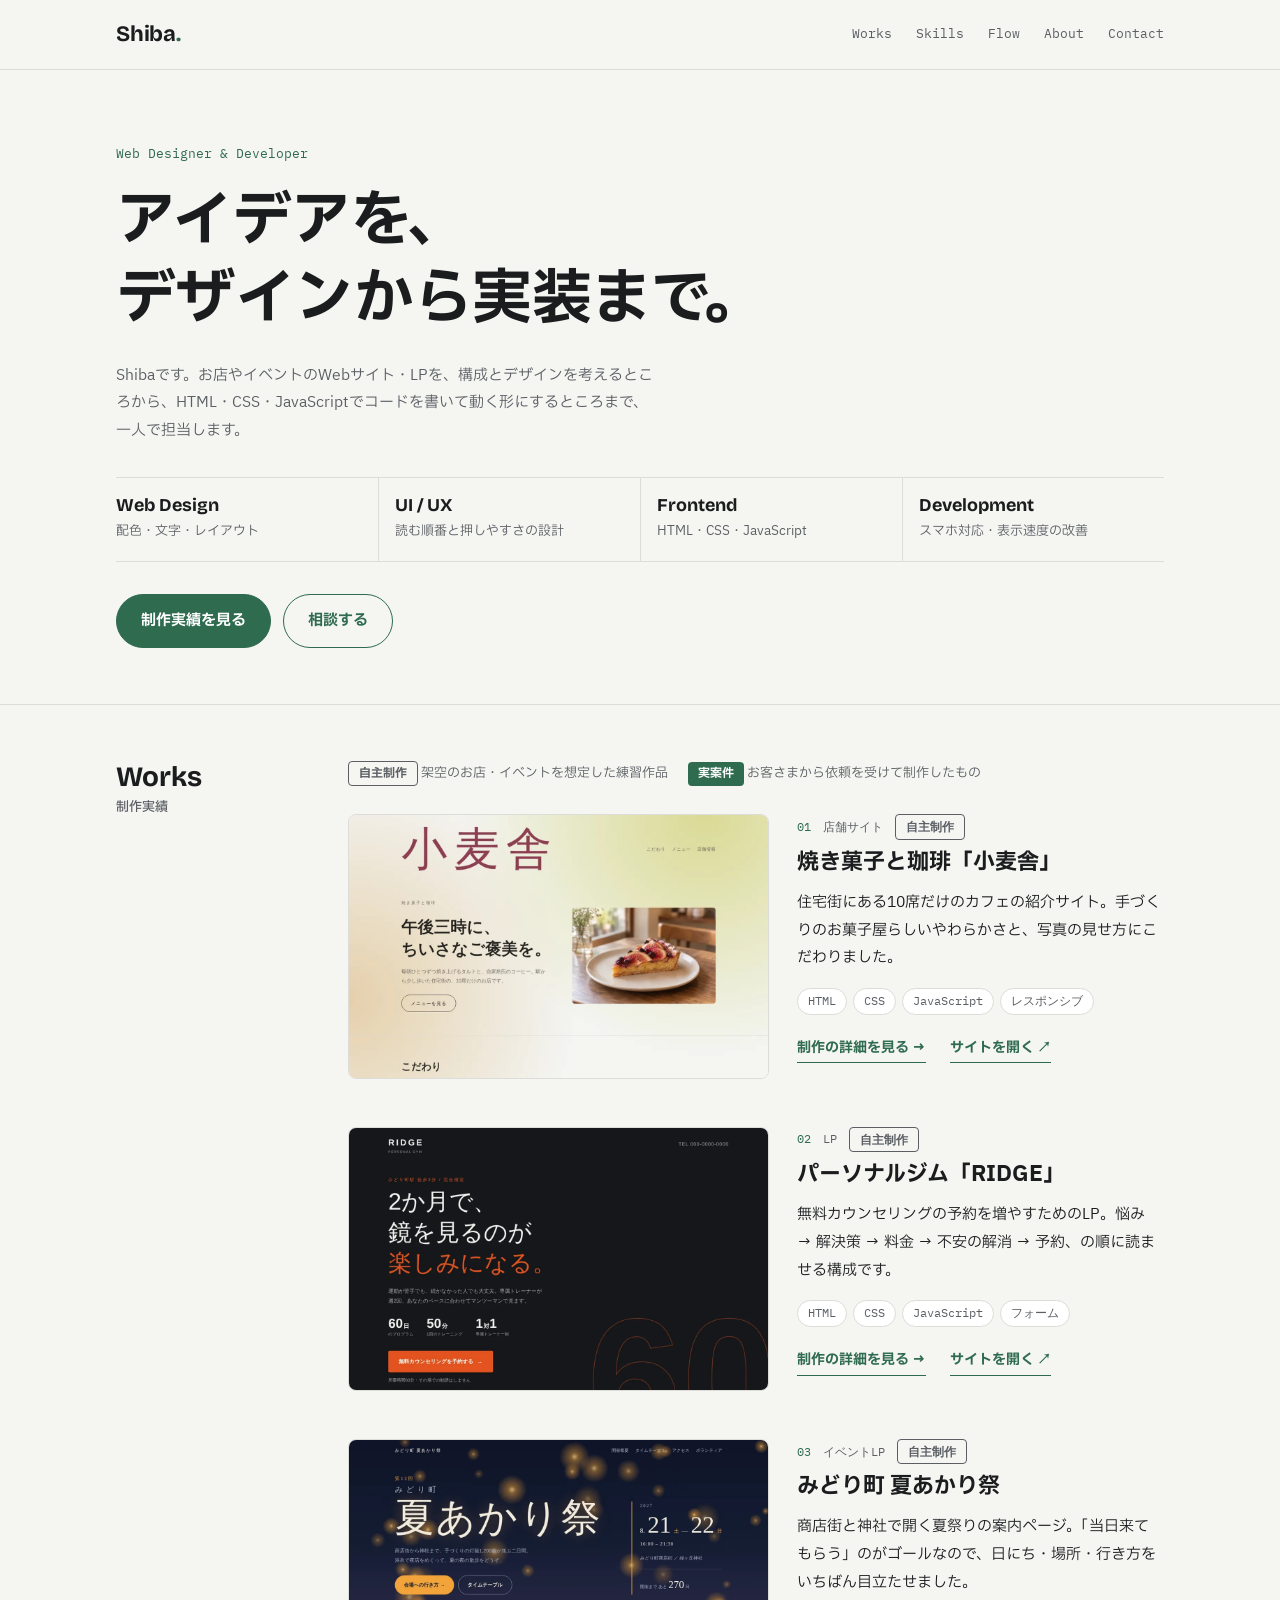
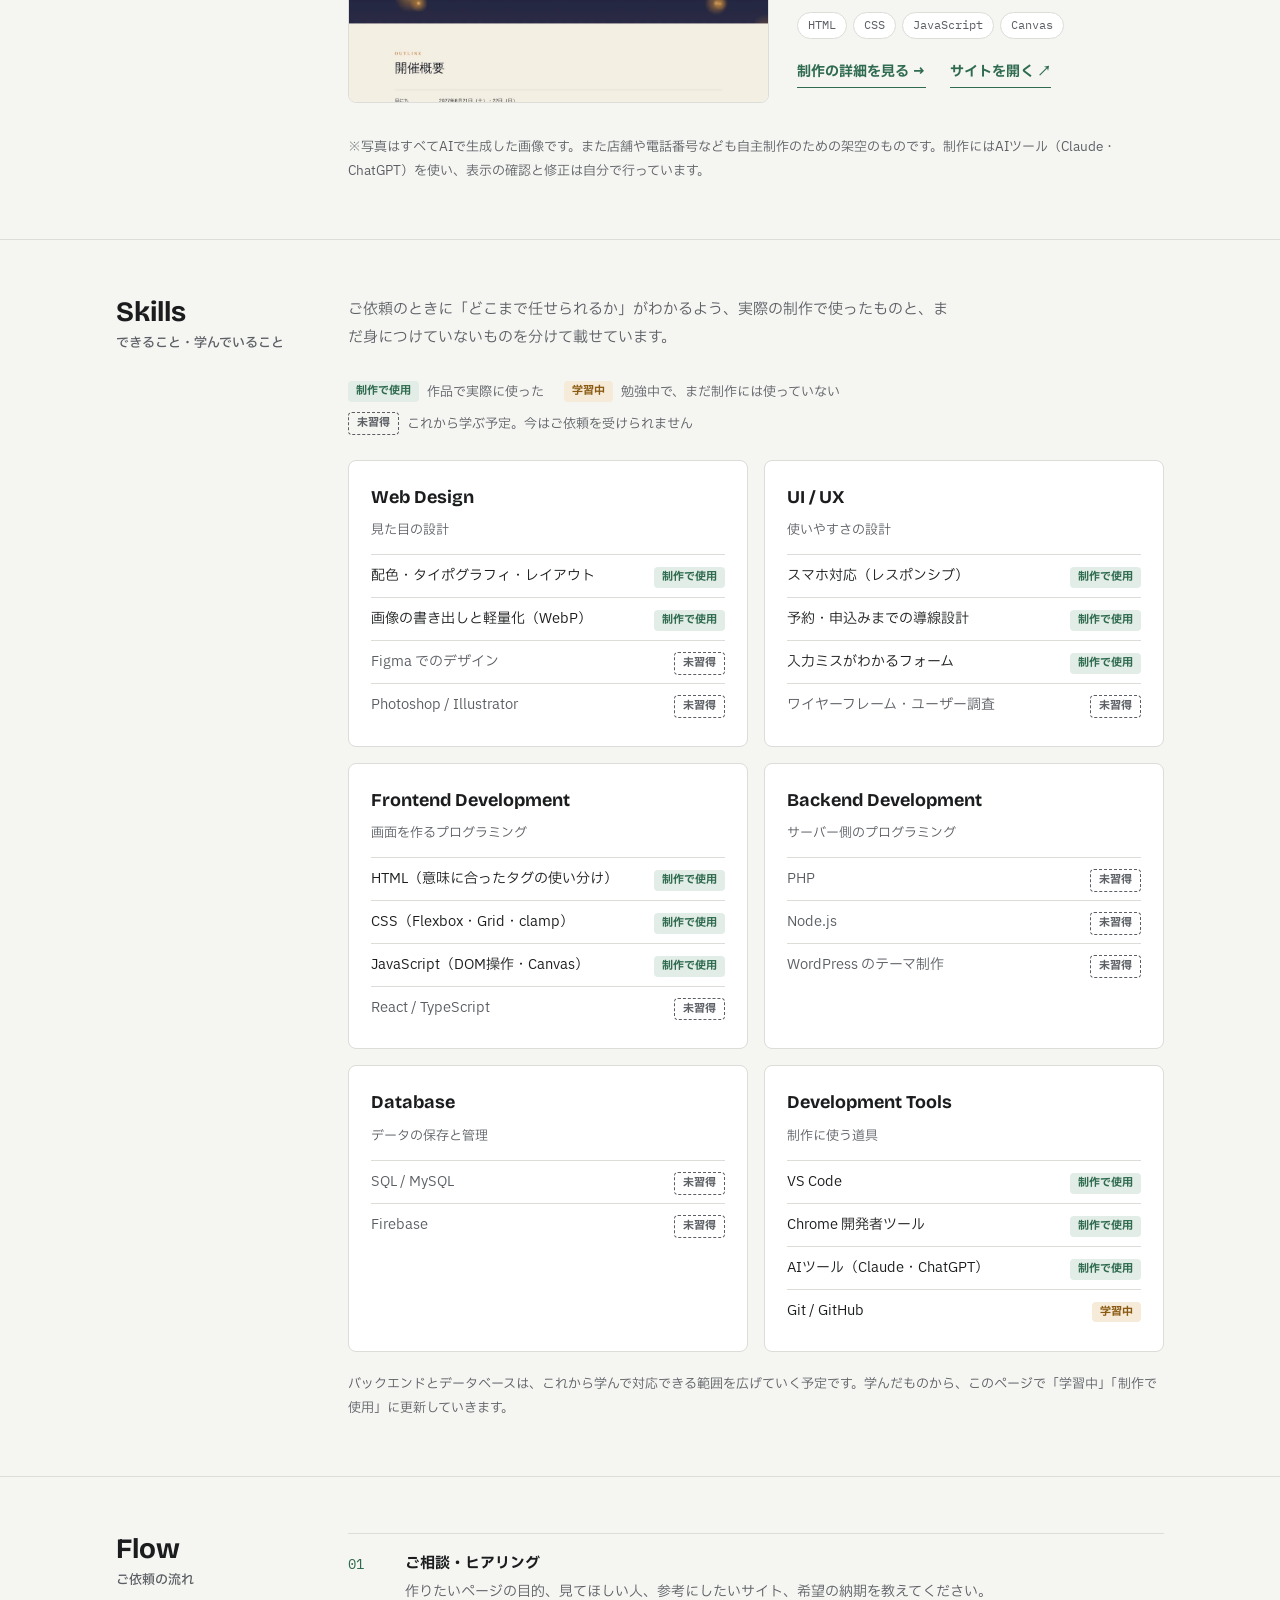
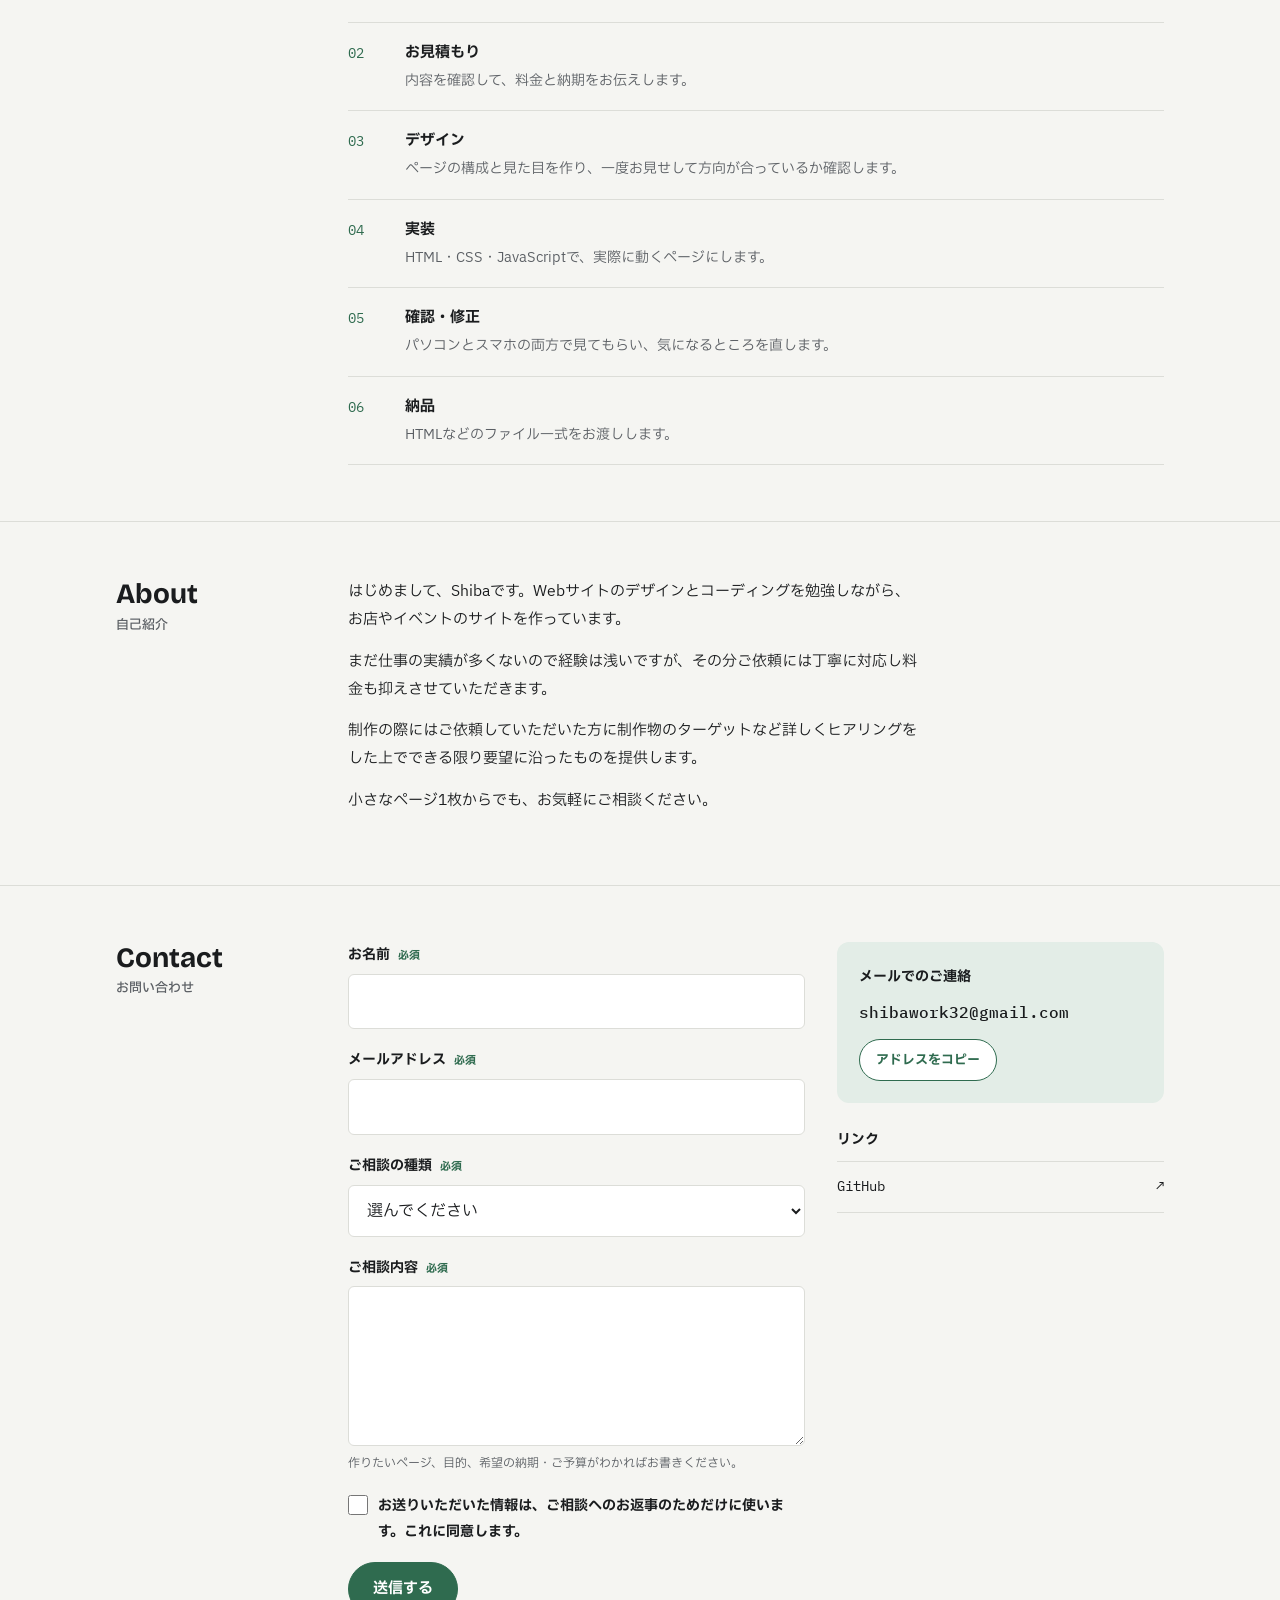
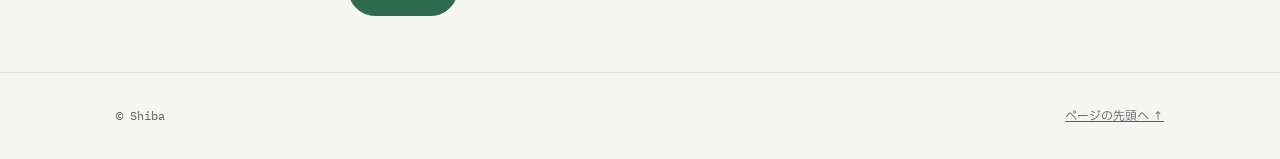
<file: index.html>
<!doctype html>
<html lang="ja">
<head>
<meta charset="utf-8">
<meta name="viewport" content="width=device-width, initial-scale=1, viewport-fit=cover">
<title>Shiba Portfolio</title>
<meta name="claude:viewport-fit-sides" content="cover">
<!--
  ===========================================
  Shiba のポートフォリオサイト（トップページ）
  -------------------------------------------
  フォルダの中身：
    index.html            … このページ
    case/                 … 作品の詳細ページ（制作背景・過程など）
    works/                … 作品そのもの（小麦舎・RIDGE・夏あかり祭）
    css/style.css         … 全ページ共通のデザイン
    js/config.js          … ★メールアドレス・SNSリンク・フォームの設定
    js/main.js            … メニュー・コピーボタン・フォームの動き
    images/               … サムネイル・完成画面・OGP画像
    robots.txt / sitemap.xml … 検索エンジン向けのファイル
  -------------------------------------------
  ★ 公開前に書きかえるところ
    1. js/config.js のメールアドレスとSNSのURL
    2. このファイルと case/ の各ページの「https://shibawork32.netlify.app」
       （公開したサイトのURLに置きかえる。VS Codeの「フォルダー内を置換」Ctrl+Shift+H が便利）
    3. robots.txt と sitemap.xml の同じURL
  ===========================================
-->
<meta name="description" content="Web Designer & Developer・Shibaのポートフォリオ。お店やイベントのWebサイト・LPを、デザインからHTML・CSS・JavaScriptでの実装まで一人で制作します。">
<link rel="canonical" href="https://shibawork32.netlify.app/">
<meta name="theme-color" content="#F5F5F2" media="(prefers-color-scheme: light)">
<meta name="theme-color" content="#141618" media="(prefers-color-scheme: dark)">
<link rel="icon" href="images/favicon.svg" type="image/svg+xml">

<!-- OGP：SNSでURLをシェアしたときに出るカード -->
<meta property="og:type" content="website">
<meta property="og:site_name" content="Shiba Portfolio">
<meta property="og:title" content="Shiba Portfolio｜アイデアを、デザインから実装まで。">
<meta property="og:description" content="お店やイベントのWebサイト・LPを、デザインから実装まで制作します。">
<meta property="og:url" content="https://shibawork32.netlify.app/">
<meta property="og:image" content="https://shibawork32.netlify.app/images/ogp.jpg">
<meta property="og:image:width" content="1200">
<meta property="og:image:height" content="630">
<meta property="og:locale" content="ja_JP">
<meta name="twitter:card" content="summary_large_image">

<link rel="preconnect" href="https://fonts.googleapis.com">
<link rel="preconnect" href="https://fonts.gstatic.com" crossorigin>
<link rel="stylesheet" href="https://fonts.googleapis.com/css2?family=Bricolage+Grotesque:opsz,wght@12..96,500;12..96,700&family=IBM+Plex+Mono:wght@400;500&family=IBM+Plex+Sans+JP:wght@400;500;700&display=swap">
<link rel="stylesheet" href="css/style.css">

<!-- 検索エンジン向け：このサイトの持ち主の情報 -->
<script type="application/ld+json">
{
  "@context": "https://schema.org",
  "@type": "Person",
  "name": "Shiba",
  "jobTitle": "Web Designer & Developer",
  "url": "https://shibawork32.netlify.app/"
}
</script>
</head>
<body>
<a class="skip-link" href="#main">本文へ移動</a>

<header class="header">
  <div class="wrap">
    <a class="logo" href="#top" aria-label="Shiba ポートフォリオ トップ">Shiba<span>.</span></a>
    <button class="nav-toggle" type="button" aria-expanded="false" aria-controls="site-nav" aria-label="メニューを開く">
      <span class="nav-toggle-bars" aria-hidden="true"></span>Menu
    </button>
    <nav class="nav" id="site-nav" aria-label="メインメニュー">
      <ul>
        <li><a href="#works">Works</a></li>
        <li><a href="#skills">Skills</a></li>
        <li><a href="#flow">Flow</a></li>
        <li><a href="#about">About</a></li>
        <li><a href="#contact">Contact</a></li>
      </ul>
    </nav>
  </div>
</header>

<main id="main">
  <!-- ===== ファーストビュー ===== -->
  <div class="wrap hero" id="top">
    <p class="hero-kicker">Web Designer &amp; Developer</p>
    <h1><span class="nobr">アイデアを、</span><br><span class="nobr">デザインから</span><span class="nobr">実装まで。</span></h1>
    <p class="hero-lead">Shibaです。お店やイベントのWebサイト・LPを、構成とデザインを考えるところから、HTML・CSS・JavaScriptでコードを書いて動く形にするところまで、一人で担当します。</p>
    <ul class="areas" aria-label="対応している領域">
      <li><strong>Web Design</strong><span>配色・文字・レイアウト</span></li>
      <li><strong>UI / UX</strong><span>読む順番と押しやすさの設計</span></li>
      <li><strong>Frontend</strong><span>HTML・CSS・JavaScript</span></li>
      <li><strong>Development</strong><span>スマホ対応・表示速度の改善</span></li>
    </ul>
    <div class="hero-actions">
      <a class="btn btn-primary" href="#works">制作実績を見る</a>
      <a class="btn btn-ghost" href="#contact">相談する</a>
    </div>
  </div>

  <!-- ===== 作品 ===== -->
  <section id="works" aria-labelledby="works-title">
    <div class="wrap sec">
      <div><h2 class="sec-title" id="works-title">Works<small>制作実績</small></h2></div>
      <div>
        <!-- 区分の説明。実案件ができたら <span class="kind kind-client">実案件</span> を作品に付ける -->
        <p class="works-legend">
          <span><span class="kind kind-self">自主制作</span> 架空のお店・イベントを想定した練習作品</span>
          <span><span class="kind kind-client">実案件</span> お客さまから依頼を受けて制作したもの</span>
        </p>
        <div class="works">

          <!-- 作品1 -->
          <article class="work">
            <a class="work-thumb" href="case/komugisha.html" tabindex="-1" aria-hidden="true">
              <img src="images/komugisha.webp" alt="" width="1200" height="750" loading="lazy" decoding="async">
            </a>
            <div>
              <p class="work-meta"><span class="num">01</span><span>店舗サイト</span><span class="kind kind-self">自主制作</span></p>
              <h3>焼き菓子と珈琲「小麦舎」</h3>
              <p class="work-desc">住宅街にある10席だけのカフェの紹介サイト。手づくりのお菓子屋らしいやわらかさと、写真の見せ方にこだわりました。</p>
              <ul class="tag-list" aria-label="使用技術">
                <li class="tag">HTML</li><li class="tag">CSS</li><li class="tag">JavaScript</li><li class="tag">レスポンシブ</li>
              </ul>
              <div class="work-links">
                <a class="text-link" href="case/komugisha.html">制作の詳細を見る →</a>
                <a class="text-link" href="works/komugisha/index.html" target="_blank" rel="noopener">サイトを開く<span class="sr-only">（新しいタブで開きます）</span> ↗</a>
              </div>
            </div>
          </article>

          <!-- 作品2 -->
          <article class="work">
            <a class="work-thumb" href="case/ridge.html" tabindex="-1" aria-hidden="true">
              <img src="images/ridge.webp" alt="" width="1200" height="750" loading="lazy" decoding="async">
            </a>
            <div>
              <p class="work-meta"><span class="num">02</span><span>LP</span><span class="kind kind-self">自主制作</span></p>
              <h3>パーソナルジム「RIDGE」</h3>
              <p class="work-desc">無料カウンセリングの予約を増やすためのLP。悩み → 解決策 → 料金 → 不安の解消 → 予約、の順に読ませる構成です。</p>
              <ul class="tag-list" aria-label="使用技術">
                <li class="tag">HTML</li><li class="tag">CSS</li><li class="tag">JavaScript</li><li class="tag">フォーム</li>
              </ul>
              <div class="work-links">
                <a class="text-link" href="case/ridge.html">制作の詳細を見る →</a>
                <a class="text-link" href="works/ridge/index.html" target="_blank" rel="noopener">サイトを開く<span class="sr-only">（新しいタブで開きます）</span> ↗</a>
              </div>
            </div>
          </article>

          <!-- 作品3 -->
          <article class="work">
            <a class="work-thumb" href="case/natsuakari.html" tabindex="-1" aria-hidden="true">
              <img src="images/natsuakari.webp" alt="" width="1200" height="750" loading="lazy" decoding="async">
            </a>
            <div>
              <p class="work-meta"><span class="num">03</span><span>イベントLP</span><span class="kind kind-self">自主制作</span></p>
              <h3>みどり町 夏あかり祭</h3>
              <p class="work-desc">商店街と神社で開く夏祭りの案内ページ。「当日来てもらう」のがゴールなので、日にち・場所・行き方をいちばん目立たせました。</p>
              <ul class="tag-list" aria-label="使用技術">
                <li class="tag">HTML</li><li class="tag">CSS</li><li class="tag">JavaScript</li><li class="tag">Canvas</li>
              </ul>
              <div class="work-links">
                <a class="text-link" href="case/natsuakari.html">制作の詳細を見る →</a>
                <a class="text-link" href="works/natsuakari/index.html" target="_blank" rel="noopener">サイトを開く<span class="sr-only">（新しいタブで開きます）</span> ↗</a>
              </div>
            </div>
          </article>

        </div>
        <p class="works-note">※写真はすべてAIで生成した画像です。また店舗や電話番号なども自主制作のための架空のものです。制作にはAIツール（Claude・ChatGPT）を使い、表示の確認と修正は自分で行っています。</p>
      </div>
    </div>
  </section>

  <!-- ===== スキル ===== -->
  <section id="skills" aria-labelledby="skills-title">
    <div class="wrap sec">
      <div><h2 class="sec-title" id="skills-title">Skills<small>できること・学んでいること</small></h2></div>
      <div>
        <p class="sec-lead">ご依頼のときに「どこまで任せられるか」がわかるよう、実際の制作で使ったものと、まだ身につけていないものを分けて載せています。</p>
        <!--
          習得状況の変え方：右のバッジのクラスと文字を書きかえる
            制作で使用 → <span class="lv lv-used">制作で使用</span>
            学習中     → <span class="lv lv-learning">学習中</span>
            未習得     → <span class="lv lv-not">未習得</span>（名前にも class="lv-not-name" を付ける）
        -->
        <ul class="skill-legend" aria-label="習得状況の見方">
          <li><span class="lv lv-used">制作で使用</span>作品で実際に使った</li>
          <li><span class="lv lv-learning">学習中</span>勉強中で、まだ制作には使っていない</li>
          <li><span class="lv lv-not">未習得</span>これから学ぶ予定。今はご依頼を受けられません</li>
        </ul>
        <div class="skill-groups">
          <div class="skill-group">
            <h3>Web Design</h3>
            <p>見た目の設計</p>
            <ul class="skill-list">
              <li><span>配色・タイポグラフィ・レイアウト</span><span class="lv lv-used">制作で使用</span></li>
              <li><span>画像の書き出しと軽量化（WebP）</span><span class="lv lv-used">制作で使用</span></li>
              <li><span class="lv-not-name">Figma でのデザイン</span><span class="lv lv-not">未習得</span></li>
              <li><span class="lv-not-name">Photoshop / Illustrator</span><span class="lv lv-not">未習得</span></li>
            </ul>
          </div>
          <div class="skill-group">
            <h3>UI / UX</h3>
            <p>使いやすさの設計</p>
            <ul class="skill-list">
              <li><span>スマホ対応（レスポンシブ）</span><span class="lv lv-used">制作で使用</span></li>
              <li><span>予約・申込みまでの導線設計</span><span class="lv lv-used">制作で使用</span></li>
              <li><span>入力ミスがわかるフォーム</span><span class="lv lv-used">制作で使用</span></li>
              <li><span class="lv-not-name">ワイヤーフレーム・ユーザー調査</span><span class="lv lv-not">未習得</span></li>
            </ul>
          </div>
          <div class="skill-group">
            <h3>Frontend Development</h3>
            <p>画面を作るプログラミング</p>
            <ul class="skill-list">
              <li><span>HTML（意味に合ったタグの使い分け）</span><span class="lv lv-used">制作で使用</span></li>
              <li><span>CSS（Flexbox・Grid・clamp）</span><span class="lv lv-used">制作で使用</span></li>
              <li><span>JavaScript（DOM操作・Canvas）</span><span class="lv lv-used">制作で使用</span></li>
              <li><span class="lv-not-name">React / TypeScript</span><span class="lv lv-not">未習得</span></li>
            </ul>
          </div>
          <div class="skill-group">
            <h3>Backend Development</h3>
            <p>サーバー側のプログラミング</p>
            <ul class="skill-list">
              <li><span class="lv-not-name">PHP</span><span class="lv lv-not">未習得</span></li>
              <li><span class="lv-not-name">Node.js</span><span class="lv lv-not">未習得</span></li>
              <li><span class="lv-not-name">WordPress のテーマ制作</span><span class="lv lv-not">未習得</span></li>
            </ul>
          </div>
          <div class="skill-group">
            <h3>Database</h3>
            <p>データの保存と管理</p>
            <ul class="skill-list">
              <li><span class="lv-not-name">SQL / MySQL</span><span class="lv lv-not">未習得</span></li>
              <li><span class="lv-not-name">Firebase</span><span class="lv lv-not">未習得</span></li>
            </ul>
          </div>
          <div class="skill-group">
            <h3>Development Tools</h3>
            <p>制作に使う道具</p>
            <ul class="skill-list">
              <li><span>VS Code</span><span class="lv lv-used">制作で使用</span></li>
              <li><span>Chrome 開発者ツール</span><span class="lv lv-used">制作で使用</span></li>
              <li><span>AIツール（Claude・ChatGPT）</span><span class="lv lv-used">制作で使用</span></li>
              <li><span>Git / GitHub</span><span class="lv lv-learning">学習中</span></li>
            </ul>
          </div>
        </div>
        <p class="skill-note">バックエンドとデータベースは、これから学んで対応できる範囲を広げていく予定です。学んだものから、このページで「学習中」「制作で使用」に更新していきます。</p>
      </div>
    </div>
  </section>

  <!-- ===== 依頼の流れ ===== -->
  <section id="flow" aria-labelledby="flow-title">
    <div class="wrap sec">
      <div><h2 class="sec-title" id="flow-title">Flow<small>ご依頼の流れ</small></h2></div>
      <ol class="flow">
        <li><div><strong>ご相談・ヒアリング</strong><span>作りたいページの目的、見てほしい人、参考にしたいサイト、希望の納期を教えてください。</span></div></li>
        <li><div><strong>お見積もり</strong><span>内容を確認して、料金と納期をお伝えします。</span></div></li>
        <li><div><strong>デザイン</strong><span>ページの構成と見た目を作り、一度お見せして方向が合っているか確認します。</span></div></li>
        <li><div><strong>実装</strong><span>HTML・CSS・JavaScriptで、実際に動くページにします。</span></div></li>
        <li><div><strong>確認・修正</strong><span>パソコンとスマホの両方で見てもらい、気になるところを直します。</span></div></li>
        <li><div><strong>納品</strong><span>HTMLなどのファイル一式をお渡しします。</span></div></li>
      </ol>
    </div>
  </section>

  <!-- ===== 自己紹介 ===== -->
  <section id="about" aria-labelledby="about-title">
    <div class="wrap sec">
      <div><h2 class="sec-title" id="about-title">About<small>自己紹介</small></h2></div>
      <div class="about">
        <!-- ★ 自己紹介：自分の言葉に書きかえる -->
        <p>はじめまして、Shibaです。Webサイトのデザインとコーディングを勉強しながら、お店やイベントのサイトを作っています。</p>
        <p>まだ仕事の実績が多くないので経験は浅いですが、その分ご依頼には丁寧に対応し料金も抑えさせていただきます。</p>
        <p>制作の際にはご依頼していただいた方に制作物のターゲットなど詳しくヒアリングをした上でできる限り要望に沿ったものを提供します。</p>
        <p>小さなページ1枚からでも、お気軽にご相談ください。</p>
      </div>
    </div>
  </section>

  <!-- ===== お問い合わせ ===== -->
  <section id="contact" aria-labelledby="contact-title">
    <div class="wrap sec">
      <div><h2 class="sec-title" id="contact-title">Contact<small>お問い合わせ</small></h2></div>
      <div class="contact-grid">
        <!--
          お問い合わせフォーム
          Netlify に公開すると、送られた内容が Netlify の管理画面（Forms）に届く。
          メール通知は Netlify の Forms → Settings → Form notifications で設定する
        -->
        <form class="form" id="contact-form" name="contact" method="POST" data-netlify="true" netlify-honeypot="bot-field" novalidate>
          <input type="hidden" name="form-name" value="contact">
          <p class="honeypot"><label>この欄は入力しないでください <input name="bot-field" tabindex="-1" autocomplete="off"></label></p>

          <div class="field">
            <label for="c-name">お名前<span class="req">必須</span></label>
            <input id="c-name" name="name" type="text" autocomplete="name" aria-describedby="c-name-error" required>
            <p class="field-error" id="c-name-error" aria-live="polite"></p>
          </div>
          <div class="field">
            <label for="c-email">メールアドレス<span class="req">必須</span></label>
            <input id="c-email" name="email" type="email" autocomplete="email" inputmode="email" aria-describedby="c-email-error" required>
            <p class="field-error" id="c-email-error" aria-live="polite"></p>
          </div>
          <div class="field">
            <label for="c-type">ご相談の種類<span class="req">必須</span></label>
            <select id="c-type" name="type" aria-describedby="c-type-error" required>
              <option value="">選んでください</option>
              <option>Webサイト制作（デザイン＋実装）</option>
              <option>LP制作</option>
              <option>今あるサイトの修正・スマホ対応</option>
              <option>その他・まだ決まっていない</option>
            </select>
            <p class="field-error" id="c-type-error" aria-live="polite"></p>
          </div>
          <div class="field">
            <label for="c-message">ご相談内容<span class="req">必須</span></label>
            <textarea id="c-message" name="message" aria-describedby="c-message-hint c-message-error" required></textarea>
            <p class="field-hint" id="c-message-hint">作りたいページ、目的、希望の納期・ご予算がわかればお書きください。</p>
            <p class="field-error" id="c-message-error" aria-live="polite"></p>
          </div>
          <div class="field">
            <label class="check" for="c-agree">
              <input id="c-agree" name="agree" type="checkbox" value="同意する" aria-describedby="c-agree-error">
              <span>お送りいただいた情報は、ご相談へのお返事のためだけに使います。これに同意します。</span>
            </label>
            <p class="field-error" id="c-agree-error" aria-live="polite"></p>
          </div>
          <div>
            <button class="btn btn-primary" type="submit">送信する</button>
          </div>
          <div class="form-result" id="form-result" tabindex="-1" role="status" hidden></div>
        </form>

        <div class="contact-side">
          <div class="contact-box">
            <h3>メールでのご連絡</h3>
            <!-- メールアドレスは js/config.js で設定する -->
            <span class="mail" data-email>shibawork32@gmail.com</span>
            <button class="copy-btn" type="button" data-copy-email aria-describedby="copy-status">アドレスをコピー</button>
            <span class="sr-only" id="copy-status" aria-live="polite"></span>
            <p class="small-note" data-email-placeholder-note hidden>※いまのメールアドレスは仮のものです。</p>
          </div>
          <div class="links-box">
            <h3>リンク</h3>
            <!-- URLは js/config.js で設定する。空のものは表示されない -->
            <ul class="links">
              <li hidden><a data-link="github" href="#" target="_blank" rel="noopener me">GitHub <span aria-hidden="true">↗</span></a></li>
              <li hidden><a data-link="foriio" href="#" target="_blank" rel="noopener me">foriio <span aria-hidden="true">↗</span></a></li>
              <li hidden><a data-link="crowdworks" href="#" target="_blank" rel="noopener">CrowdWorks <span aria-hidden="true">↗</span></a></li>
              <li hidden><a data-link="x" href="#" target="_blank" rel="noopener me">X <span aria-hidden="true">↗</span></a></li>
              <li hidden><a data-link="instagram" href="#" target="_blank" rel="noopener me">Instagram <span aria-hidden="true">↗</span></a></li>
            </ul>
            <p class="small-note" data-links-empty>GitHub・foriio・SNSは準備中です。</p>
          </div>
        </div>
      </div>
    </div>
  </section>
</main>

<footer class="footer">
  <div class="wrap">
    <span class="footer-mono">© Shiba</span>
    <a href="#top">ページの先頭へ ↑</a>
  </div>
</footer>

<script src="js/config.js"></script>
<script src="js/main.js"></script>
</body>
</html>
</file>
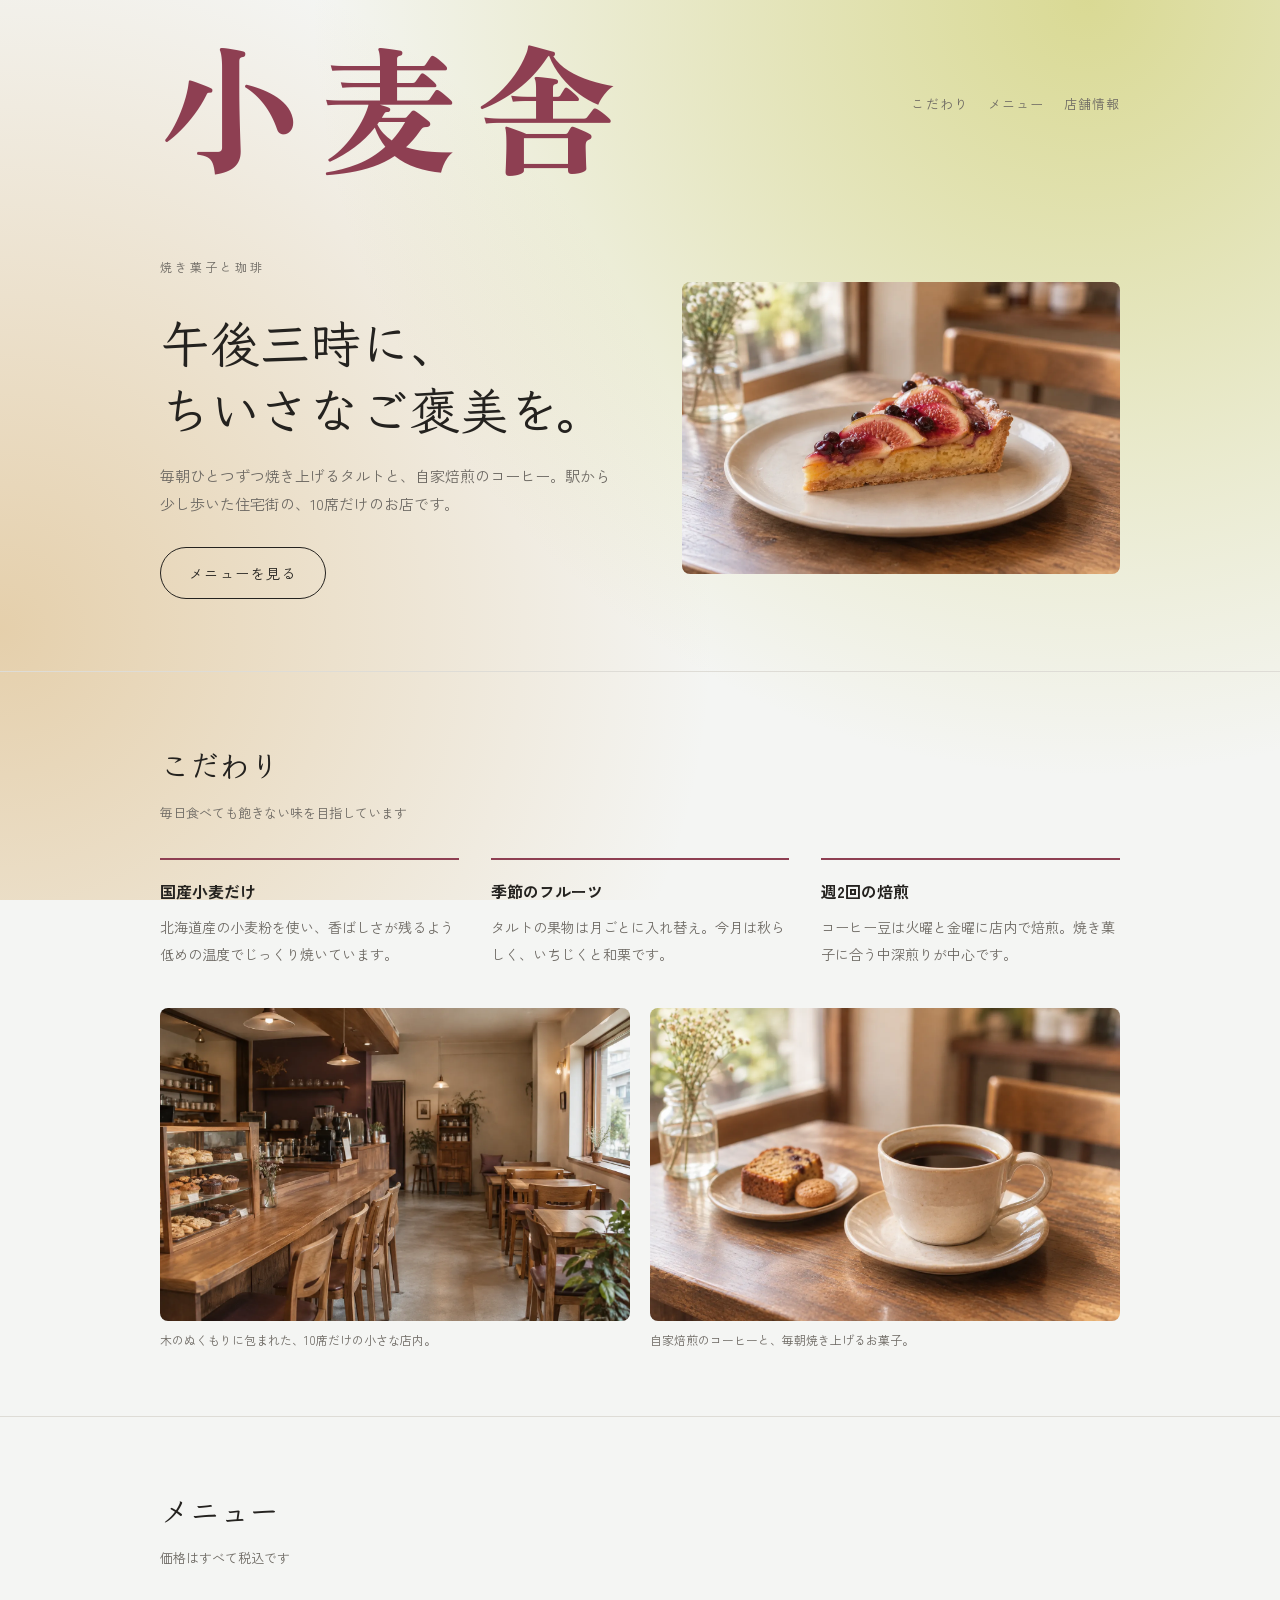
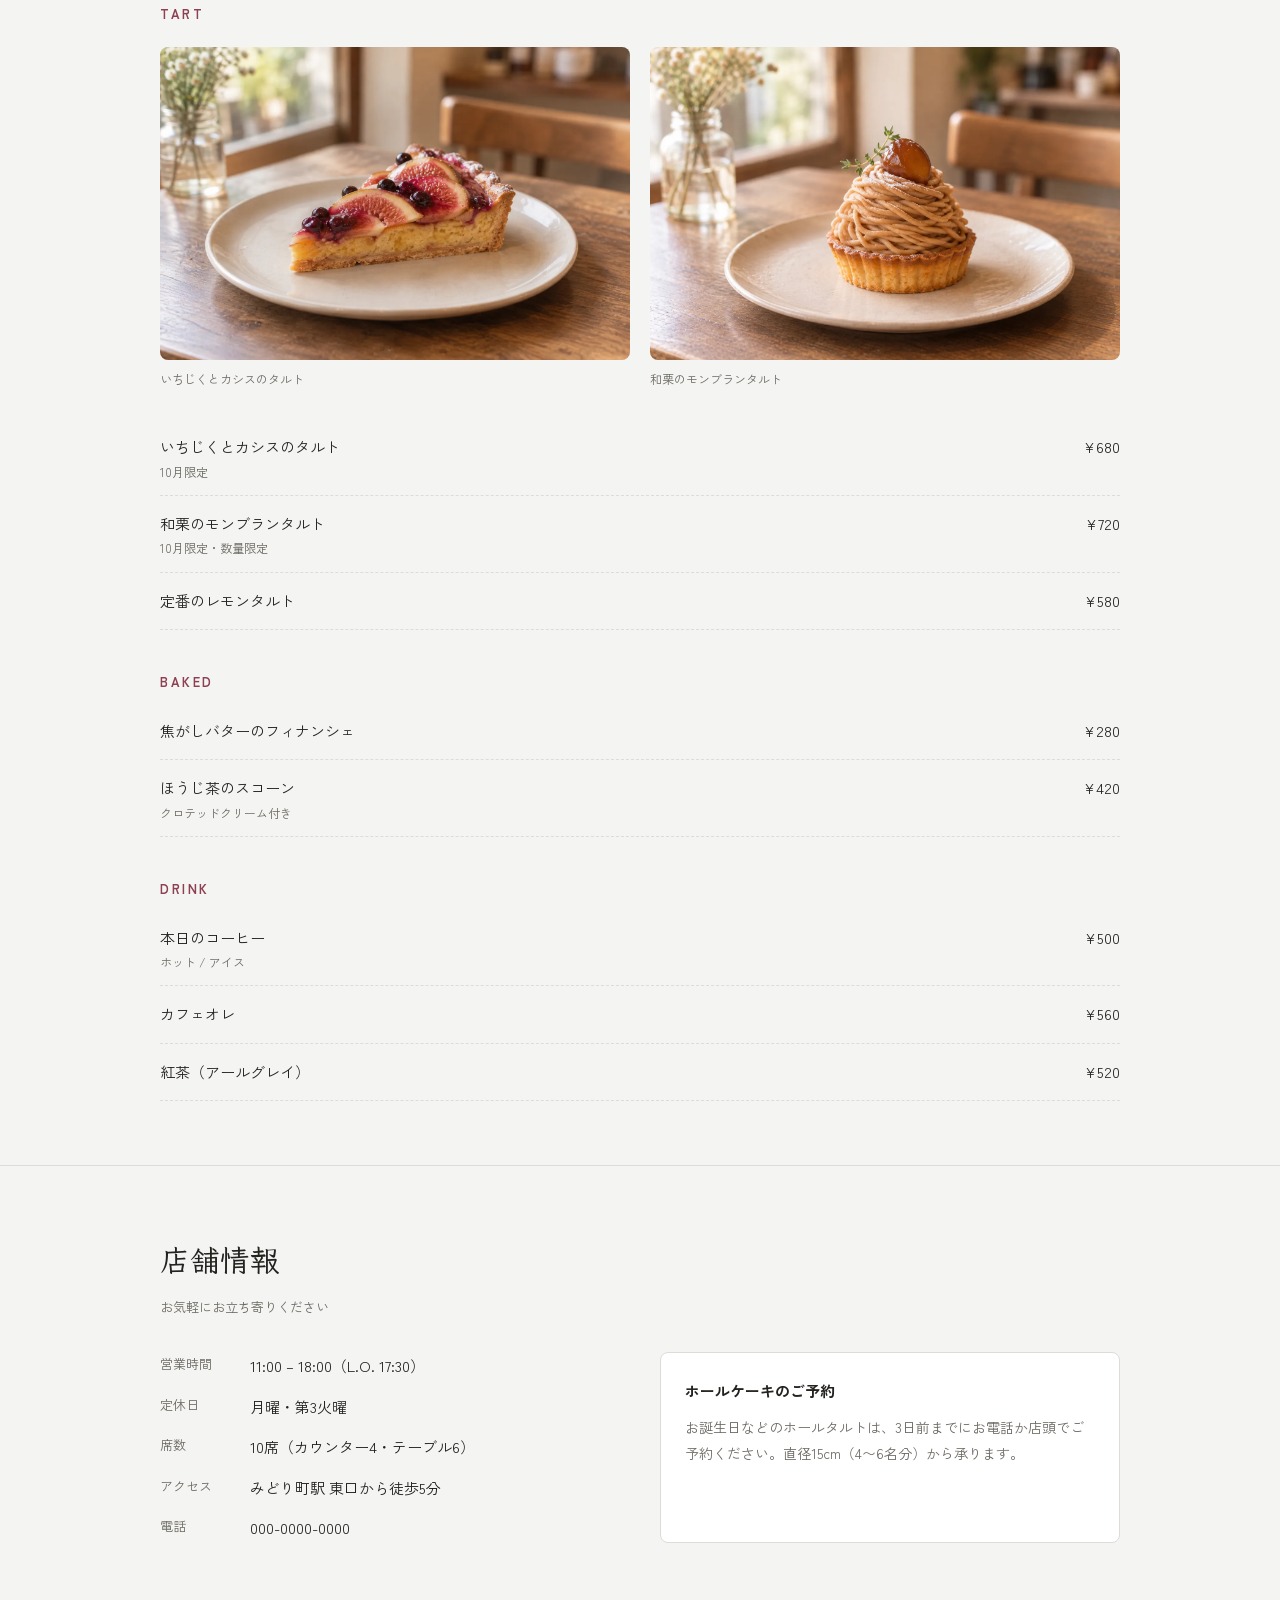
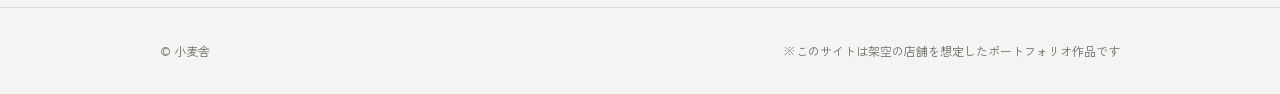
<file: works/komugisha/index.html>
<!doctype html>
<html lang="ja">
<head>
<meta charset="utf-8">
<meta name="viewport" content="width=device-width, initial-scale=1, viewport-fit=cover">
<style>body{margin:0}img{max-width:100%}[hidden]{display:none!important}</style>
<title>小麦舎 カフェサイト</title>
<meta name="claude:viewport-fit-sides" content="cover">
<link rel="preconnect" href="https://fonts.googleapis.com">
<link rel="preconnect" href="https://fonts.gstatic.com" crossorigin>
<link rel="stylesheet" href="https://fonts.googleapis.com/css2?family=Klee+One:wght@600&family=Zen+Antique&family=Zen+Kaku+Gothic+New:wght@400;500;700&display=swap">

<!--
  ===========================================
  焼き菓子と珈琲「小麦舎」 ポートフォリオ用サイト
  ※架空の店舗です
  -------------------------------------------
  ・色を変えたい → 下の :root の --accent などを変える
  ・文字を変えたい → HTML部分の文章を書きかえる
  ・メニューを増やしたい → <li class="menu-item"> を1個コピペする
  ===========================================
-->

<style>
  /* レイアウト方針：中央寄せの縦一列。セクションごとに左右の余白をそろえる */
  :root {
    /* --- 色（ライトモード） --- */
    --bg: #F4F5F3;        /* 背景：少し緑がかった白 */
    --surface: #FFFFFF;   /* カードの背景 */
    --ink: #24221F;       /* 文字色 */
    --muted: #6E6A64;     /* 薄い文字 */
    --line: #DEDCD6;      /* 区切り線 */
    --accent: #8E3F52;    /* アクセント：ベリー色 */
    --accent-soft: #EBDCDF;
    --glow-olive: rgba(191, 190, 54, 0.5);  /* 背景のグラデーション：オリーブ色 */
    --glow-wheat: rgba(214, 170, 100, 0.5);  /* 背景のグラデーション：小麦色 */

    /* --- 文字 ---
       大きい文字（ロゴ・見出し）→ --font-display：Klee One（ペンで書いたような手書き風）
       小さい文字（本文・メニュー）→ --font-body：Zen Kaku Gothic New（読みやすいゴシック）
       フォントを変えたいときは、ここの名前と1〜5行目の Google Fonts のリンクを変える */
    --font-display: "Klee One", "Hiragino Mincho ProN", "Yu Mincho", serif;
    /* ロゴ「小麦舎」だけのフォント：Zen Antique（古い看板や活字のような書体） */
    --font-logo: "Zen Antique", "Hiragino Mincho ProN", "Yu Mincho", serif;
    --font-body: "Zen Kaku Gothic New", "Hiragino Sans", "Yu Gothic", sans-serif;
  }

  /* ダークモードのときの色 */
  @media (prefers-color-scheme: dark) {
    :root:not([data-theme="light"]) {
      --bg: #1B1A19; --surface: #252321; --ink: #EDEAE4; --muted: #A8A39B;
      --line: #3A3734; --accent: #D9869A; --accent-soft: #3B2A2F;
      --glow-olive: rgba(191, 190, 54, 0.12); --glow-wheat: rgba(214, 170, 100, 0.09);
      color-scheme: dark;
    }
  }
  :root[data-theme="dark"] {
    --bg: #1B1A19; --surface: #252321; --ink: #EDEAE4; --muted: #A8A39B;
    --line: #3A3734; --accent: #D9869A; --accent-soft: #3B2A2F;
    --glow-olive: rgba(191, 190, 54, 0.12); --glow-wheat: rgba(214, 170, 100, 0.09);
    color-scheme: dark;
  }

  /* --- 全体 --- */
  body {
    /* 背景：ふんわりした光を2つ重ねたグラデーション
       ・右上にオリーブ色、左下に小麦色の光を置いている
       ・色や濃さを変えたいときは :root の --glow-olive / --glow-wheat を変える
       ・"at 85% 0%" が光の位置（横 縦）、"55%" が光の広がり */
    background:
      radial-gradient(circle at 85% 0%, var(--glow-olive), transparent 55%),
      radial-gradient(circle at 0% 70%, var(--glow-wheat), transparent 50%),
      var(--bg);
    background-attachment: fixed; /* スクロールしても背景の光は動かない */
    color: var(--ink);
    font-family: var(--font-body);
    font-size: 15px;
    line-height: 1.9;
  }
  a { color: inherit; }
  a:focus-visible { outline: 2px solid var(--accent); outline-offset: 3px; }

  /* 中身の幅をそろえる箱 */
  .wrap {
    max-width: 960px;
    margin: 0 auto;
    padding-left: max(16px, env(safe-area-inset-left, 0px));
    padding-right: max(16px, env(safe-area-inset-right, 0px));
  }

  /* --- ヘッダー --- */
  .header .wrap {
    display: flex;
    justify-content: space-between;
    align-items: center;
    gap: 16px;
    flex-wrap: wrap;
    padding-block: 20px;
  }
  /* ロゴ「小麦舎」
     ・大きさを変えたいとき → font-size の clamp(最小, 画面幅に合わせた大きさ, 最大)
     ・文字の間隔を変えたいとき → letter-spacing */
  .logo {
    font-family: var(--font-logo);
    font-size: clamp(70px, 25vw, 140px);
    font-weight: 400;
    line-height: 1.2;
    letter-spacing: 0.14em;
    text-decoration: none;
    color: var(--accent);
  }
  .nav { display: flex; gap: 20px; font-size: 13px; letter-spacing: 0.08em; }
  .nav a { text-decoration: none; color: var(--muted); }
  .nav a:hover { color: var(--accent); }

  /* --- メインビジュアル --- */
  .hero .wrap {
    display: grid;
    grid-template-columns: 1.1fr 1fr;
    align-items: center;
    gap: 40px;
    padding-block: 48px 72px;
  }
  .hero-text { min-width: 0; }
  .eyebrow {
    font-size: 12px;
    letter-spacing: 0.25em;
    color: var(--accent);
    margin: 0 0 12px;
  }
  .hero h1 {
    font-family: var(--font-display);
    font-size: clamp(32px, 5.6vw, 50px);
    font-weight: 600;
    line-height: 1.35;
    margin: 0 0 20px;
    text-wrap: balance;
  }
  .nobr { white-space: nowrap; } /* この中では改行しない */
  .hero p { color: var(--muted); max-width: 30em; margin: 0 0 28px; }
  .btn {
    display: inline-block;
    padding: 12px 28px;
    border: 1px solid var(--ink);
    border-radius: 999px;
    text-decoration: none;
    font-size: 14px;
    letter-spacing: 0.1em;
    transition: background .2s, color .2s;
  }
  .btn:hover { background: var(--ink); color: var(--bg); }

  /* 写真 */
  .hero-photo { border-radius: 10px; }

  /* 写真の枠：中の画像が拡大しても、はみ出た部分を隠す */
  .photo-frame {
    overflow: hidden;
    border-radius: 8px;
    max-width: 100%;
  }
  .photo-frame img {
    display: block;
    width: 100%;
    height: auto; /* ← これがないと画像の縦が1024pxのままになる */
    aspect-ratio: 3 / 2;
    object-fit: cover;
    transition: transform .8s cubic-bezier(.2,.7,.2,1);
  }
  /* マウスを乗せると写真が少しだけ拡大する */
  .photo-frame:hover img { transform: scale(1.05); }

  /* ===== 動き ===== */
  /* ① ページを開いたとき：トップの文字と写真が順番にふわっと出てくる */
  @keyframes rise {
    from { opacity: 0; transform: translateY(16px); }
    to   { opacity: 1; transform: none; }
  }
  .hero-text > *, .hero-photo {
    animation: rise .9s cubic-bezier(.2,.7,.2,1) both;
  }
  .hero-text > :nth-child(1) { animation-delay: .05s; }
  .hero-text > :nth-child(2) { animation-delay: .15s; }
  .hero-text > :nth-child(3) { animation-delay: .3s; }
  .hero-text > :nth-child(4) { animation-delay: .4s; }
  .hero-photo { animation-delay: .25s; }

  /* ② スクロールしたとき：写真が画面に入ったらふわっと出てくる
     （.is-waiting は下のJavaScriptが画面外の写真にだけ付ける） */
  .reveal { transition: opacity .9s ease, transform .9s cubic-bezier(.2,.7,.2,1); }
  .reveal.is-waiting { opacity: 0; transform: translateY(24px); }

  /* --- 各セクション共通 --- */
  section { padding-block: 64px; border-top: 1px solid var(--line); }
  .section-title {
    font-family: var(--font-display);
    font-size: 30px;
    font-weight: 600;
    margin: 0 0 8px;
  }
  .section-sub { color: var(--muted); font-size: 13px; margin: 0 0 32px; }

  /* --- こだわり --- */
  .concept-list {
    display: grid;
    grid-template-columns: repeat(3, 1fr);
    gap: 32px;
    list-style: none;
    padding: 0;
    margin: 0;
  }
  .concept-list h3 { font-size: 16px; margin: 0 0 8px; }
  .concept-list p { margin: 0; color: var(--muted); font-size: 14px; }
  .concept-list li { border-top: 2px solid var(--accent); padding-top: 16px; }
  .shop-gallery, .tart-gallery {
    display: grid;
    grid-template-columns: repeat(2, minmax(0, 1fr));
    gap: 20px;
  }
  .shop-gallery { margin-top: 40px; }
  .tart-gallery { margin: 20px 0 28px; }
  .photo-card { min-width: 0; margin: 0; }
  .photo-card figcaption { margin-top: 8px; color: var(--muted); font-size: 12px; }

  /* --- メニュー --- */
  .menu-group + .menu-group { margin-top: 40px; }
  .menu-group h3 {
    font-size: 13px;
    letter-spacing: 0.2em;
    color: var(--accent);
    margin: 0 0 8px;
  }
  .menu-list { list-style: none; padding: 0; margin: 0; }
  .menu-item {
    display: flex;
    align-items: baseline;
    gap: 12px;
    padding-block: 14px;
    border-bottom: 1px dashed var(--line);
  }
  .menu-name { min-width: 0; }
  .menu-name small { display: block; color: var(--muted); font-size: 12px; line-height: 1.6; }
  .menu-dots { flex: 1; }
  .menu-price { font-variant-numeric: tabular-nums; white-space: nowrap; }

  /* --- 店舗情報 --- */
  .info {
    display: grid;
    grid-template-columns: 1fr 1fr;
    gap: 40px;
  }
  .info dl { margin: 0; display: grid; grid-template-columns: 6em 1fr; row-gap: 12px; }
  .info dt { color: var(--muted); font-size: 13px; }
  .info dd { margin: 0; }
  .notice {
    background: var(--surface);
    border: 1px solid var(--line);
    border-radius: 8px;
    padding: 24px;
    min-width: 0;
  }
  .notice h3 { font-size: 15px; margin: 0 0 8px; }
  .notice p { margin: 0; color: var(--muted); font-size: 14px; }

  /* --- フッター --- */
  footer { border-top: 1px solid var(--line); padding-block: 32px; font-size: 12px; color: var(--muted); }
  footer .wrap { display: flex; justify-content: space-between; flex-wrap: wrap; gap: 8px; }

  /* --- スマホ用（幅が狭いとき） --- */
  @media (max-width: 720px) {
    .hero .wrap { grid-template-columns: 1fr; padding-block: 24px 48px; }
    .concept-list { grid-template-columns: 1fr; }
    .info { grid-template-columns: 1fr; }
    .nav { gap: 14px; }
    .shop-gallery, .tart-gallery { gap: 12px; }
  }

  /* 「動きを減らす」設定の人には動きをつけない */
  @media (prefers-reduced-motion: reduce) {
    .btn, .photo-frame img, .reveal { transition: none; }
    .hero-text > *, .hero-photo { animation: none; }
    .photo-frame:hover img { transform: none; }
    .reveal.is-waiting { opacity: 1; transform: none; }
  }
</style>

<!-- ===== ヘッダー ===== -->
<header class="header">
  <div class="wrap">
    <a class="logo" href="#top">小麦舎</a>
    <nav class="nav">
      <a href="#concept">こだわり</a>
      <a href="#menu">メニュー</a>
      <a href="#info">店舗情報</a>
    </nav>
  </div>
</header>

<main id="top">
  <!-- ===== メインビジュアル ===== -->
  <div class="hero">
    <div class="wrap">
      <div class="hero-text">
        <p class="eyebrow">焼き菓子と珈琲</p>
        <h1><span class="nobr">午後三時に、</span><br><span class="nobr">ちいさなご褒美を。</span></h1>
        <p>毎朝ひとつずつ焼き上げるタルトと、自家焙煎のコーヒー。駅から少し歩いた住宅街の、10席だけのお店です。</p>
        <a class="btn" href="#menu">メニューを見る</a>
      </div>
      <div class="photo-frame hero-photo">
        <img src="images/fig-cassis-tart.webp" alt="いちじくとカシスを飾ったタルト" width="1536" height="1024">
      </div>
    </div>
  </div>

  <!-- ===== こだわり ===== -->
  <section id="concept">
    <div class="wrap">
      <h2 class="section-title">こだわり</h2>
      <p class="section-sub">毎日食べても飽きない味を目指しています</p>
      <ul class="concept-list">
        <li>
          <h3>国産小麦だけ</h3>
          <p>北海道産の小麦粉を使い、香ばしさが残るよう低めの温度でじっくり焼いています。</p>
        </li>
        <li>
          <h3>季節のフルーツ</h3>
          <p>タルトの果物は月ごとに入れ替え。今月は秋らしく、いちじくと和栗です。</p>
        </li>
        <li>
          <h3>週2回の焙煎</h3>
          <p>コーヒー豆は火曜と金曜に店内で焙煎。焼き菓子に合う中深煎りが中心です。</p>
        </li>
      </ul>
      <div class="shop-gallery" aria-label="小麦舎の店内とコーヒー">
        <figure class="photo-card reveal">
          <div class="photo-frame"><img src="images/cafe-interior.webp" alt="木のカウンターとテーブルが並ぶ小麦舎の店内" width="1536" height="1024" loading="lazy"></div>
          <figcaption>木のぬくもりに包まれた、10席だけの小さな店内。</figcaption>
        </figure>
        <figure class="photo-card reveal">
          <div class="photo-frame"><img src="images/coffee-and-bakes.webp" alt="窓辺のテーブルに置かれたコーヒーと焼き菓子" width="1536" height="1024" loading="lazy"></div>
          <figcaption>自家焙煎のコーヒーと、毎朝焼き上げるお菓子。</figcaption>
        </figure>
      </div>
    </div>
  </section>

  <!-- ===== メニュー ===== -->
  <section id="menu">
    <div class="wrap">
      <h2 class="section-title">メニュー</h2>
      <p class="section-sub">価格はすべて税込です</p>

      <div class="menu-group">
        <h3>TART</h3>
        <div class="tart-gallery" aria-label="季節のタルト">
          <figure class="photo-card reveal">
            <div class="photo-frame"><img src="images/fig-cassis-tart.webp" alt="いちじくとカシスのタルト" width="1536" height="1024" loading="lazy"></div>
            <figcaption>いちじくとカシスのタルト</figcaption>
          </figure>
          <figure class="photo-card reveal">
            <div class="photo-frame"><img src="images/chestnut-mont-blanc.webp" alt="和栗のクリームを絞ったモンブランタルト" width="1536" height="1024" loading="lazy"></div>
            <figcaption>和栗のモンブランタルト</figcaption>
          </figure>
        </div>
        <ul class="menu-list">
          <li class="menu-item">
            <span class="menu-name">いちじくとカシスのタルト<small>10月限定</small></span>
            <span class="menu-dots"></span>
            <span class="menu-price">¥680</span>
          </li>
          <li class="menu-item">
            <span class="menu-name">和栗のモンブランタルト<small>10月限定・数量限定</small></span>
            <span class="menu-dots"></span>
            <span class="menu-price">¥720</span>
          </li>
          <li class="menu-item">
            <span class="menu-name">定番のレモンタルト</span>
            <span class="menu-dots"></span>
            <span class="menu-price">¥580</span>
          </li>
        </ul>
      </div>

      <div class="menu-group">
        <h3>BAKED</h3>
        <ul class="menu-list">
          <li class="menu-item">
            <span class="menu-name">焦がしバターのフィナンシェ</span>
            <span class="menu-dots"></span>
            <span class="menu-price">¥280</span>
          </li>
          <li class="menu-item">
            <span class="menu-name">ほうじ茶のスコーン<small>クロテッドクリーム付き</small></span>
            <span class="menu-dots"></span>
            <span class="menu-price">¥420</span>
          </li>
        </ul>
      </div>

      <div class="menu-group">
        <h3>DRINK</h3>
        <ul class="menu-list">
          <li class="menu-item">
            <span class="menu-name">本日のコーヒー<small>ホット / アイス</small></span>
            <span class="menu-dots"></span>
            <span class="menu-price">¥500</span>
          </li>
          <li class="menu-item">
            <span class="menu-name">カフェオレ</span>
            <span class="menu-dots"></span>
            <span class="menu-price">¥560</span>
          </li>
          <li class="menu-item">
            <span class="menu-name">紅茶（アールグレイ）</span>
            <span class="menu-dots"></span>
            <span class="menu-price">¥520</span>
          </li>
        </ul>
      </div>
    </div>
  </section>

  <!-- ===== 店舗情報 ===== -->
  <section id="info">
    <div class="wrap">
      <h2 class="section-title">店舗情報</h2>
      <p class="section-sub">お気軽にお立ち寄りください</p>
      <div class="info">
        <dl>
          <dt>営業時間</dt><dd>11:00 – 18:00（L.O. 17:30）</dd>
          <dt>定休日</dt><dd>月曜・第3火曜</dd>
          <dt>席数</dt><dd>10席（カウンター4・テーブル6）</dd>
          <dt>アクセス</dt><dd>みどり町駅 東口から徒歩5分</dd>
          <dt>電話</dt><dd>000-0000-0000</dd>
        </dl>
        <div class="notice">
          <h3>ホールケーキのご予約</h3>
          <p>お誕生日などのホールタルトは、3日前までにお電話か店頭でご予約ください。直径15cm（4〜6名分）から承ります。</p>
        </div>
      </div>
    </div>
  </section>
</main>

<!-- ===== フッター ===== -->
<footer>
  <div class="wrap">
    <span>© 小麦舎</span>
    <span>※このサイトは架空の店舗を想定したポートフォリオ作品です</span>
  </div>
</footer>

<script>
  // 画面の外にある写真だけ、いったん隠しておいて、スクロールで見えたら表示する
  (function () {
    var items = document.querySelectorAll('.reveal');
    if (!('IntersectionObserver' in window)) return; // 古いブラウザでは何もしない（最初から表示）
    var io = new IntersectionObserver(function (entries) {
      entries.forEach(function (e) {
        if (e.isIntersecting) {
          // 2枚並んだ写真が少しずつずれて出るように、右側を遅らせる
          var i = Array.prototype.indexOf.call(e.target.parentNode.children, e.target);
          e.target.style.transitionDelay = (i * 0.12) + 's';
          e.target.classList.remove('is-waiting');
          io.unobserve(e.target);
        }
      });
    }, { rootMargin: '0px 0px -10% 0px' });
    items.forEach(function (el) {
      if (el.getBoundingClientRect().top > window.innerHeight) {
        el.classList.add('is-waiting');
        io.observe(el);
      }
    });
  })();
</script>

</html>
</file>
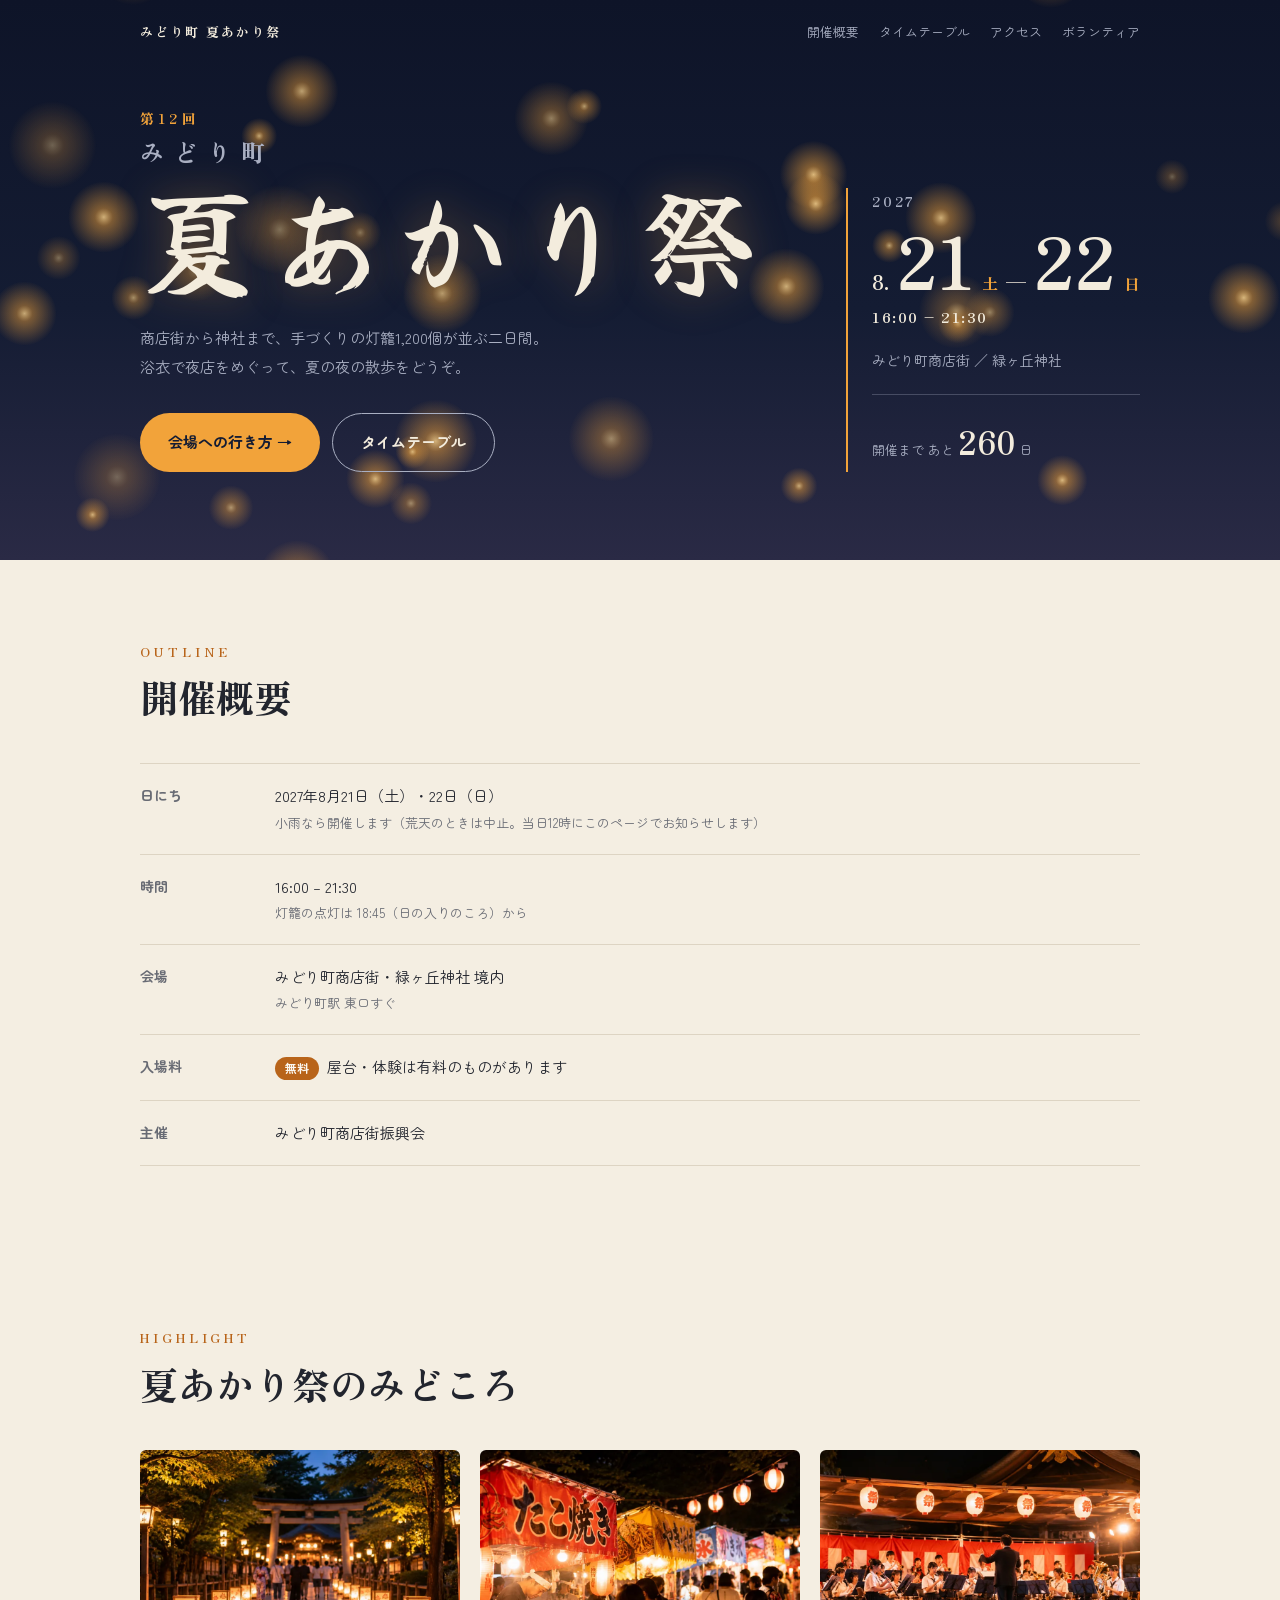
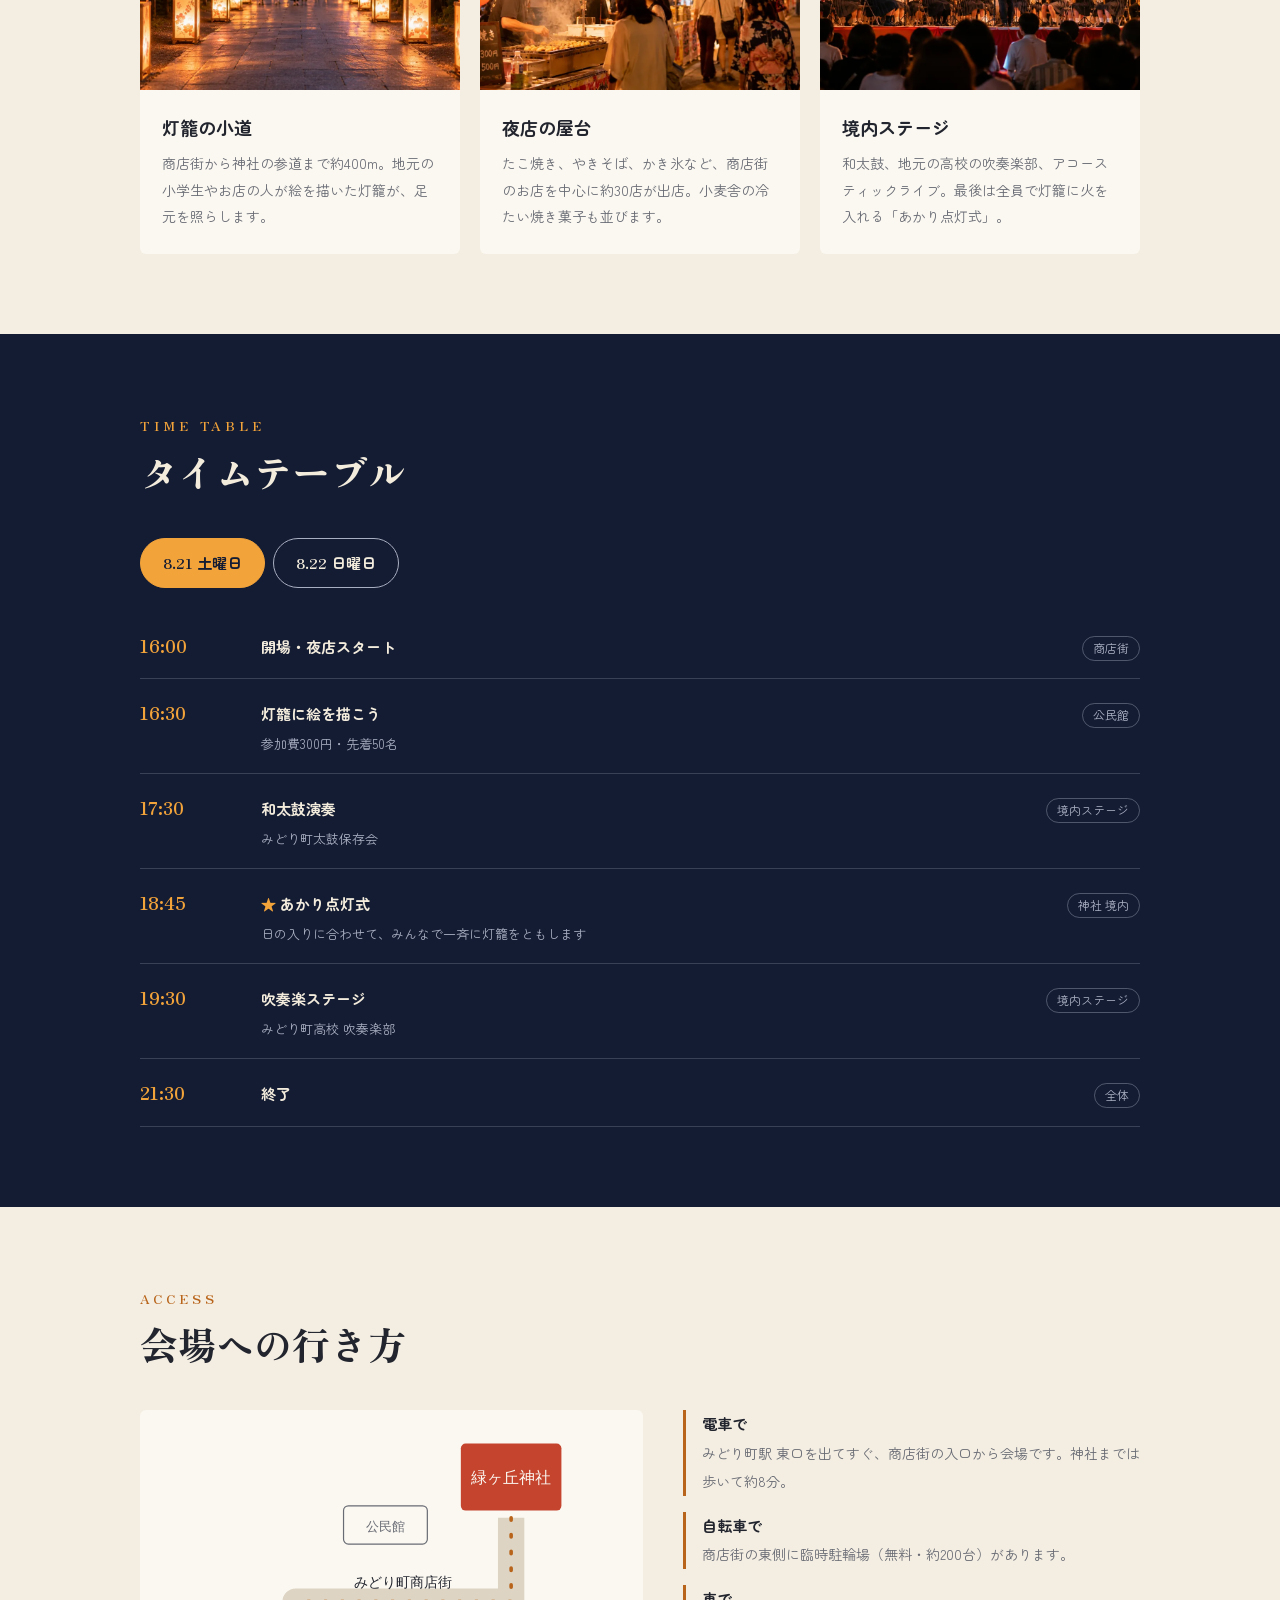
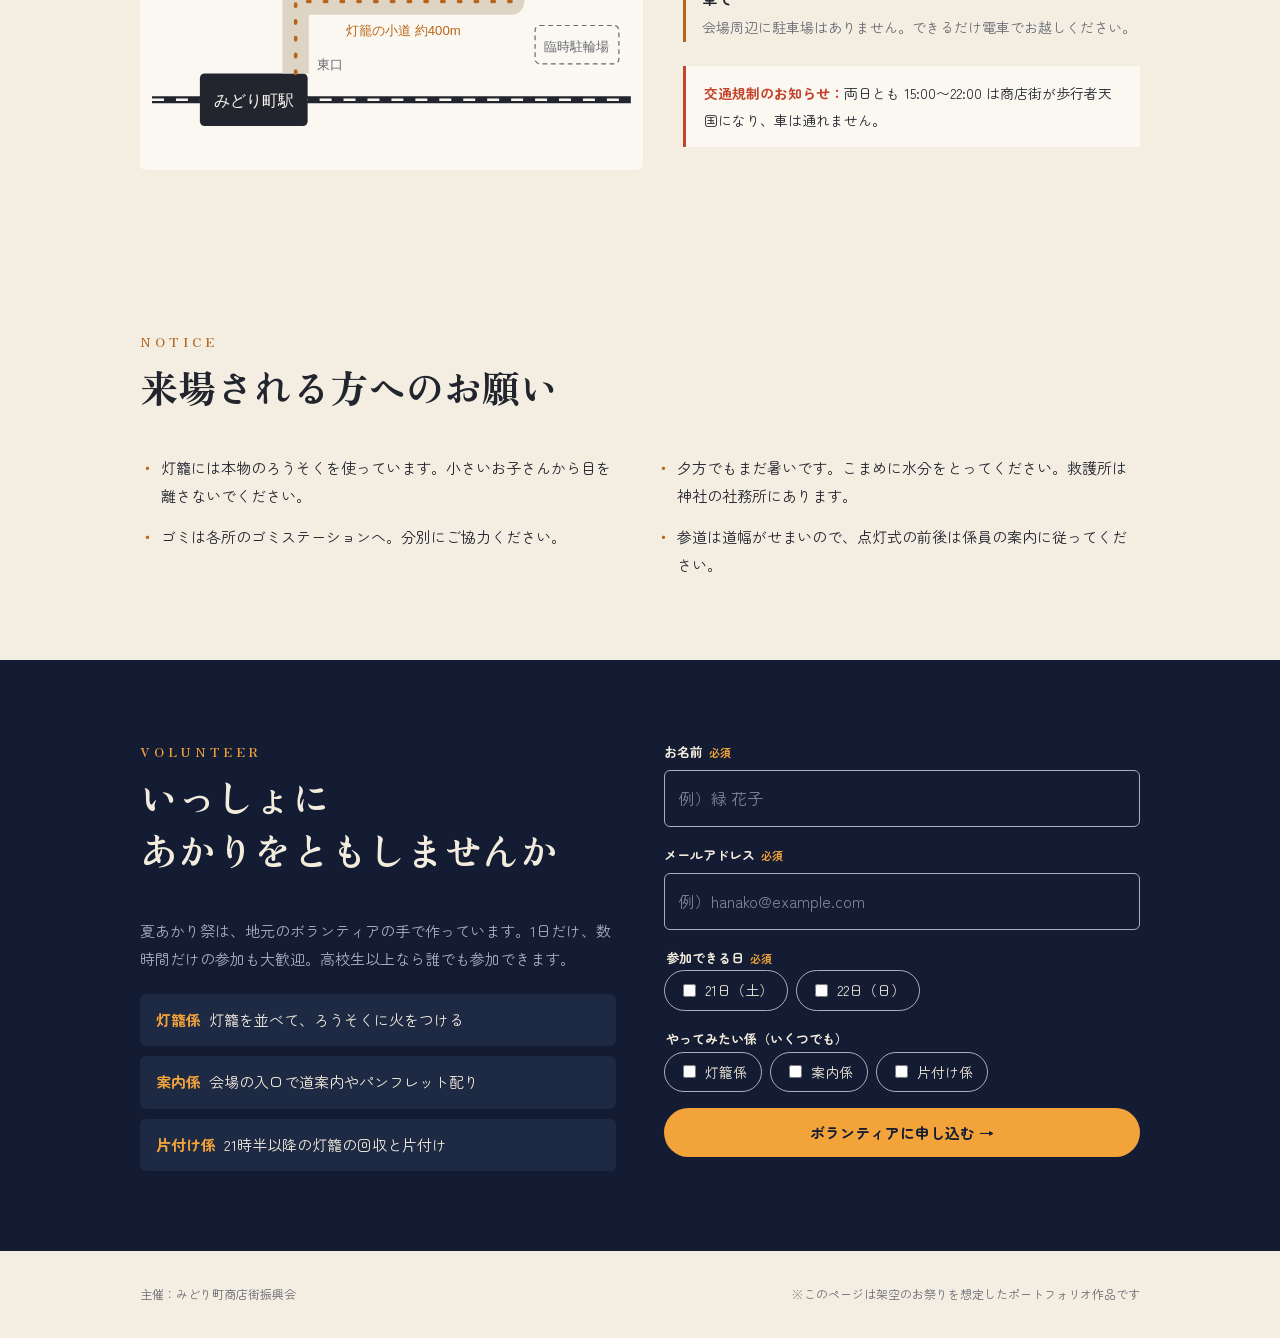
<file: works/natsuakari/index.html>
<!doctype html>
<html lang="ja">
<head>
<meta charset="utf-8">
<meta name="viewport" content="width=device-width, initial-scale=1, viewport-fit=cover">
<style>body{margin:0}img{max-width:100%}[hidden]{display:none!important}</style>
<title>みどり町 夏あかり祭</title>
<meta name="claude:viewport-fit-sides" content="cover">
<link rel="preconnect" href="https://fonts.googleapis.com">
<link rel="preconnect" href="https://fonts.gstatic.com" crossorigin>
<link rel="stylesheet" href="https://fonts.googleapis.com/css2?family=Yuji+Syuku&family=Zen+Antique&family=Zen+Maru+Gothic:wght@400;500;700&display=swap">

<!--
  ===========================================
  「みどり町 夏あかり祭 2027」 イベントLP
  ※架空のお祭りです。ポートフォリオ用の作品
  -------------------------------------------
  イベントLPの流れ：
    ①ファーストビュー（お祭りの名前・日にち・場所・カウントダウン）
    ②開催概要（いつ・どこで・いくら）
    ③みどころ（行きたくなる理由）
    ④タイムテーブル（何時に何がある？ → 日にちをボタンで切り替え）
    ⑤アクセス（どうやって行く？）
    ⑥来場のお願い（注意事項）
    ⑦ボランティア募集（フォーム）
  お店のLPは「予約」がゴールだけど、イベントLPは「当日来てもらう」がゴール。
  だから「日にち・場所・行き方」をいちばん目立たせている
  -------------------------------------------
  ・色を変えたい → :root の --night や --lantern を変える
  ・日にちを変えたい → HTMLの日付と、下のJavaScriptの EVENT_START
  ・タイムテーブルを変えたい → <ol class="tt-list"> の中の <li>
  ・あかりの数を変えたい → JavaScriptの LANTERN_COUNT
  -------------------------------------------
  色について：夜のお祭りなので、ダークモード・ライトモードに関係なく
  「夜の藍色」と「和紙の白」の2色で固定している
  ===========================================
-->

<style>
  /* レイアウト方針：夜空（藍色）の帯と、和紙（生成り色）の帯を交互に重ねる。
     日付や数字は活字っぽいZen Antique、お祭りの名前だけ筆文字のYuji Syuku */
  :root {
    /* --- 色（ライト／ダーク共通で固定） --- */
    --night: #141C33;        /* 夜空の藍色 */
    --night-2: #1E2944;      /* 夜空の少し明るい色（カード） */
    --night-ink: #F3ECDD;    /* 夜空の上の文字 */
    --night-muted: #A9AFC2;  /* 夜空の上の薄い文字 */
    --paper: #F4EEE2;        /* 和紙の生成り色 */
    --paper-2: #FBF8F1;      /* 和紙の明るい色（カード） */
    --ink: #22252E;          /* 和紙の上の文字 */
    --muted: #686B74;        /* 和紙の上の薄い文字 */
    --line: #DDD4C3;         /* 和紙の上の線 */
    --lantern: #F2A33A;      /* 灯籠のあかり色（アクセント） */
    --lantern-deep: #B8641A; /* 和紙の上で使う、濃いめのあかり色 */
    --vermilion: #C4442E;    /* 朱色（注意・必須マーク） */

    /* --- 文字 --- */
    --font-brush: "Yuji Syuku", "Hiragino Mincho ProN", "Yu Mincho", serif;      /* お祭りの名前だけ：筆文字 */
    --font-display: "Zen Antique", "Hiragino Mincho ProN", "Yu Mincho", serif;   /* 見出し・日付・数字：活字風 */
    --font-body: "Zen Maru Gothic", "Hiragino Maru Gothic ProN", "Yu Gothic", sans-serif; /* 本文：やわらかい丸ゴシック */

    color-scheme: light;
  }

  body {
    background: var(--paper);
    color: var(--ink);
    font-family: var(--font-body);
    font-size: 15px;
    line-height: 1.9;
  }
  a { color: inherit; }
  :focus-visible { outline: 2px solid var(--lantern); outline-offset: 3px; }
  h1, h2, h3 { text-wrap: balance; }
  .nobr { white-space: nowrap; }

  .wrap {
    max-width: 1000px;
    margin: 0 auto;
    padding-left: max(16px, env(safe-area-inset-left, 0px));
    padding-right: max(16px, env(safe-area-inset-right, 0px));
  }

  /* 夜空の帯 */
  .is-night { background: var(--night); color: var(--night-ink); }

  section { padding-block: 80px; }
  .label {
    font-family: var(--font-display);
    font-size: 13px;
    letter-spacing: 0.3em;
    color: var(--lantern-deep);
    margin: 0 0 6px;
  }
  .is-night .label { color: var(--lantern); }
  .section-title {
    font-family: var(--font-display);
    font-weight: 400;
    font-size: clamp(26px, 4.4vw, 38px);
    line-height: 1.4;
    margin: 0 0 40px;
  }

  /* ボタン */
  .btn {
    display: inline-flex;
    align-items: center;
    gap: 10px;
    padding: 14px 28px;
    border-radius: 999px;
    font-weight: 700;
    text-decoration: none;
    font-size: 15px;
    border: 0;
    cursor: pointer;
    font-family: inherit;
    transition: transform .15s, background .2s;
  }
  .btn:hover { transform: translateY(-2px); }
  .btn-lantern { background: var(--lantern); color: var(--night); }
  .btn-ghost { border: 1px solid var(--night-muted); color: var(--night-ink); background: transparent; }
  .btn-ghost:hover { background: rgba(243, 236, 221, .08); }

  /* ===== ① ファーストビュー ===== */
  .hero {
    position: relative;
    overflow: hidden;
    /* 下の方がほんのり明るい夜空 */
    background: linear-gradient(to bottom, #0E1428 0%, var(--night) 55%, #2A2A45 100%);
    color: var(--night-ink);
  }
  /* あかりを描くキャンバス（JavaScriptで描く） */
  #lanterns {
    position: absolute;
    inset: 0;
    width: 100%;
    height: 100%;
    pointer-events: none;
  }
  .topbar {
    position: relative;
    z-index: 1;
    display: flex;
    justify-content: space-between;
    align-items: center;
    gap: 16px;
    padding-block: 20px;
    font-size: 13px;
  }
  .topbar-name { font-family: var(--font-display); letter-spacing: .15em; }
  .topbar nav { display: flex; gap: 20px; }
  .topbar nav a { text-decoration: none; color: var(--night-muted); }
  .topbar nav a:hover { color: var(--lantern); }

  .hero-body {
    position: relative;
    z-index: 1;
    padding-block: 40px 88px;
    display: grid;
    grid-template-columns: 1fr auto;
    gap: 32px;
    align-items: end;
  }
  .hero-body > * { min-width: 0; }
  .hero-eyebrow {
    font-family: var(--font-display);
    letter-spacing: .3em;
    color: var(--lantern);
    margin: 0 0 8px;
    font-size: 14px;
  }
  /* お祭りの名前：筆文字で大きく */
  .hero h1 {
    font-family: var(--font-brush);
    font-weight: 400;
    font-size: clamp(54px, 11vw, 120px);
    line-height: 1.05;
    margin: 0 0 24px;
    letter-spacing: .04em;
    text-shadow: 0 0 40px rgba(242, 163, 58, .35);
  }
  .hero h1 small {
    display: block;
    font-family: var(--font-display);
    font-size: .2em;
    letter-spacing: .4em;
    margin-bottom: .4em;
    color: var(--night-muted);
    text-shadow: none;
  }
  .hero-lead { max-width: 28em; color: var(--night-muted); margin: 0 0 32px; }
  .hero-actions { display: flex; flex-wrap: wrap; gap: 12px; }

  /* 日付のかたまり */
  .hero-date {
    font-family: var(--font-display);
    border-left: 2px solid var(--lantern);
    padding-left: 24px;
  }
  .hero-date .year { font-size: 14px; letter-spacing: .2em; color: var(--night-muted); }
  .hero-date .days {
    display: flex;
    align-items: baseline;
    gap: 8px;
    font-size: 20px;
    line-height: 1;
    margin: 8px 0;
  }
  .hero-date .num { font-size: 72px; font-variant-numeric: tabular-nums; }
  .hero-date .dow { font-size: 16px; color: var(--lantern); }
  .hero-date .time { font-size: 15px; letter-spacing: .1em; margin: 0 0 16px; }
  .hero-date .place { font-family: var(--font-body); font-size: 14px; color: var(--night-muted); margin: 0; }

  /* カウントダウン */
  .countdown {
    margin-top: 20px;
    padding-top: 16px;
    border-top: 1px solid rgba(169, 175, 194, .3);
    font-family: var(--font-body);
    font-size: 13px;
    color: var(--night-muted);
  }
  .countdown strong {
    font-family: var(--font-display);
    font-weight: 400;
    font-size: 32px;
    color: var(--night-ink);
    font-variant-numeric: tabular-nums;
    margin: 0 4px;
  }

  /* ===== ② 開催概要 ===== */
  .outline {
    display: grid;
    grid-template-columns: 9em 1fr;
    margin: 0;
    border-top: 1px solid var(--line);
  }
  .outline dt, .outline dd {
    padding-block: 18px;
    border-bottom: 1px solid var(--line);
    margin: 0;
  }
  .outline dt { font-weight: 700; color: var(--muted); font-size: 14px; }
  .outline dd { min-width: 0; }
  .outline dd small { display: block; color: var(--muted); font-size: 13px; }
  .free {
    display: inline-block;
    background: var(--lantern-deep);
    color: var(--paper-2);
    font-size: 12px;
    font-weight: 700;
    padding: 0 10px;
    border-radius: 999px;
    margin-right: 8px;
  }

  /* ===== ③ みどころ ===== */
  .highlights {
    display: grid;
    grid-template-columns: repeat(3, 1fr);
    gap: 20px;
  }
  .highlight {
    background: var(--paper-2);
    border-radius: 6px;
    overflow: hidden;
    min-width: 0;
    display: flex;
    flex-direction: column;
  }
  /* 写真の代わりの絵（CSSで描いている）。本番ではここを <img> に差し替える */
  /* みどころの写真：4:3に切りそろえて表示 */
  .highlight-art {
    display: block;
    width: 100%;
    height: auto;           /* ← 小麦舎のときと同じで、これがないと縦に伸びる */
    aspect-ratio: 4 / 3;
    max-width: 100%;
    object-fit: cover;      /* 枠に合わせて、はみ出た部分を切り取る */
    background: var(--night);
  }
  .highlight-body { padding: 20px 22px 24px; }
  .highlight h3 { font-size: 18px; margin: 0 0 6px; }
  .highlight p { margin: 0; font-size: 14px; color: var(--muted); }

  /* ===== ④ タイムテーブル ===== */
  .tt-tabs {
    display: flex;
    gap: 8px;
    margin-bottom: 24px;
    flex-wrap: wrap;
  }
  .tt-tab {
    font: inherit;
    cursor: pointer;
    border: 1px solid var(--night-muted);
    background: transparent;
    color: var(--night-ink);
    padding: 10px 22px;
    border-radius: 999px;
    font-weight: 700;
  }
  .tt-tab[aria-selected="true"] { background: var(--lantern); color: var(--night); border-color: var(--lantern); }
  .tt-tab span { font-family: var(--font-display); font-weight: 400; margin-right: 4px; }
  .tt-list { list-style: none; padding: 0; margin: 0; }
  .tt-list li {
    display: grid;
    grid-template-columns: 7em 1fr auto;
    gap: 16px;
    align-items: baseline;
    padding-block: 16px;
    border-bottom: 1px solid rgba(169, 175, 194, .25);
  }
  .tt-time { font-family: var(--font-display); font-size: 18px; font-variant-numeric: tabular-nums; color: var(--lantern); }
  .tt-what { min-width: 0; }
  .tt-what strong { display: block; }
  .tt-what small { color: var(--night-muted); font-size: 13px; }
  .tt-where {
    font-size: 12px;
    color: var(--night-muted);
    border: 1px solid rgba(169, 175, 194, .4);
    border-radius: 999px;
    padding: 0 10px;
    white-space: nowrap;
  }
  .tt-list li.is-main .tt-what strong::before { content: "★ "; color: var(--lantern); }

  /* ===== ⑤ アクセス ===== */
  .access {
    display: grid;
    grid-template-columns: 1.1fr 1fr;
    gap: 40px;
    align-items: start;
  }
  .access > * { min-width: 0; }
  /* 簡単な案内図（SVG） */
  .map {
    background: var(--paper-2);
    border-radius: 6px;
    padding: 12px;
  }
  .map svg { display: block; width: 100%; height: auto; }
  .routes { list-style: none; padding: 0; margin: 0; display: grid; gap: 16px; }
  .routes li { border-left: 3px solid var(--lantern-deep); padding-left: 16px; }
  .routes strong { display: block; }
  .routes span { color: var(--muted); font-size: 14px; }
  .warn {
    margin-top: 24px;
    background: var(--paper-2);
    border-left: 3px solid var(--vermilion);
    padding: 14px 18px;
    font-size: 14px;
  }
  .warn strong { color: var(--vermilion); }

  /* ===== ⑥ お願い ===== */
  .rules {
    list-style: none;
    padding: 0;
    margin: 0;
    display: grid;
    grid-template-columns: repeat(2, 1fr);
    gap: 12px 32px;
  }
  .rules li { padding-left: 1.4em; position: relative; }
  .rules li::before { content: "・"; position: absolute; left: 0; color: var(--lantern-deep); font-weight: 700; }

  /* ===== ⑦ ボランティア ===== */
  .volunteer-grid { display: grid; grid-template-columns: 1fr 1fr; gap: 48px; align-items: start; }
  .volunteer-grid > * { min-width: 0; }
  .volunteer p { color: var(--night-muted); }
  .roles { list-style: none; padding: 0; margin: 20px 0 0; display: grid; gap: 10px; }
  .roles li { background: var(--night-2); border-radius: 6px; padding: 12px 16px; }
  .roles strong { color: var(--lantern); font-weight: 700; margin-right: 8px; }
  .form { display: grid; gap: 16px; }
  .field { display: grid; gap: 6px; }
  .field > label, .field legend { font-size: 13px; font-weight: 700; }
  .req { color: var(--lantern); font-size: 11px; margin-left: 6px; }
  .field input[type="text"], .field input[type="email"] {
    font: inherit;
    font-size: 16px; /* 16px未満だとiPhoneで勝手に拡大される */
    padding: 12px 14px;
    border: 1px solid var(--night-muted);
    border-radius: 6px;
    background: transparent;
    color: var(--night-ink);
    width: 100%;
    box-sizing: border-box;
  }
  .field input::placeholder { color: rgba(169, 175, 194, .7); }
  fieldset.field { border: 0; padding: 0; margin: 0; }
  .checks { display: flex; flex-wrap: wrap; gap: 8px; }
  .checks label {
    display: inline-flex;
    align-items: center;
    gap: 6px;
    border: 1px solid var(--night-muted);
    border-radius: 999px;
    padding: 6px 14px;
    cursor: pointer;
    font-size: 14px;
  }
  .checks input { accent-color: var(--lantern); }
  .field-error { color: var(--lantern); font-size: 12px; margin: 0; }
  .form .btn { justify-content: center; }
  .form-done { border: 1px solid var(--lantern); border-radius: 6px; padding: 24px; }
  .form-done h3 { margin: 0 0 8px; }
  .form-done p { margin: 0; color: var(--night-muted); }

  /* --- フッター --- */
  footer { padding-block: 32px; font-size: 12px; color: var(--muted); }
  footer .wrap { display: flex; justify-content: space-between; flex-wrap: wrap; gap: 8px; }

  /* --- スマホ・タブレット --- */
  @media (max-width: 820px) {
    .hero-body { grid-template-columns: 1fr; }
    .highlights { grid-template-columns: 1fr; }
    .access, .volunteer-grid { grid-template-columns: 1fr; gap: 32px; }
  }
  @media (max-width: 600px) {
    section { padding-block: 56px; }
    .topbar nav { display: none; }
    .outline { grid-template-columns: 1fr; }
    .outline dt { border-bottom: 0; padding-bottom: 0; }
    .outline dd { padding-top: 4px; }
    .tt-list li { grid-template-columns: 5.5em 1fr; }
    .tt-where { grid-column: 2; justify-self: start; }
    .rules { grid-template-columns: 1fr; }
    .hero-date .num { font-size: 56px; }
  }

  @media (prefers-reduced-motion: reduce) {
    .btn { transition: none; }
  }
</style>

<!-- ===== ① ファーストビュー ===== -->
<header class="hero" id="top">
  <canvas id="lanterns" aria-hidden="true"></canvas>
  <div class="wrap">
    <div class="topbar">
      <span class="topbar-name">みどり町 夏あかり祭</span>
      <nav>
        <a href="#outline">開催概要</a>
        <a href="#timetable">タイムテーブル</a>
        <a href="#access">アクセス</a>
        <a href="#volunteer">ボランティア</a>
      </nav>
    </div>
    <div class="hero-body">
      <div>
        <p class="hero-eyebrow">第12回</p>
        <h1><small>みどり町</small><span class="nobr">夏あかり祭</span></h1>
        <p class="hero-lead">商店街から神社まで、手づくりの灯籠1,200個が並ぶ二日間。浴衣で夜店をめぐって、夏の夜の散歩をどうぞ。</p>
        <div class="hero-actions">
          <a class="btn btn-lantern" href="#access">会場への行き方 →</a>
          <a class="btn btn-ghost" href="#timetable">タイムテーブル</a>
        </div>
      </div>
      <div class="hero-date">
        <div class="year">2027</div>
        <div class="days">
          <span>8.</span><span class="num">21</span><span class="dow">土</span>
          <span>—</span>
          <span class="num">22</span><span class="dow">日</span>
        </div>
        <p class="time">16:00 – 21:30</p>
        <p class="place">みどり町商店街 ／ 緑ヶ丘神社</p>
        <!-- カウントダウン：JavaScriptで中身を入れる -->
        <div class="countdown" id="countdown">開催まで<strong>--</strong>日</div>
      </div>
    </div>
  </div>
</header>

<main>
  <!-- ===== ② 開催概要 ===== -->
  <section id="outline">
    <div class="wrap">
      <p class="label">OUTLINE</p>
      <h2 class="section-title">開催概要</h2>
      <dl class="outline">
        <dt>日にち</dt>
        <dd>2027年8月21日（土）・22日（日）<small>小雨なら開催します（荒天のときは中止。当日12時にこのページでお知らせします）</small></dd>
        <dt>時間</dt>
        <dd>16:00 – 21:30<small>灯籠の点灯は 18:45（日の入りのころ）から</small></dd>
        <dt>会場</dt>
        <dd>みどり町商店街・緑ヶ丘神社 境内<small>みどり町駅 東口すぐ</small></dd>
        <dt>入場料</dt>
        <dd><span class="free">無料</span>屋台・体験は有料のものがあります</dd>
        <dt>主催</dt>
        <dd>みどり町商店街振興会</dd>
      </dl>
    </div>
  </section>

  <!-- ===== ③ みどころ ===== -->
  <section>
    <div class="wrap">
      <p class="label">HIGHLIGHT</p>
      <h2 class="section-title">夏あかり祭のみどころ</h2>
      <div class="highlights">
        <article class="highlight">
          <img class="highlight-art" src="images/lantern-path.webp" alt="灯籠が両側に並ぶ、鳥居へ続く夜の参道" width="1200" height="676" loading="lazy">
          <div class="highlight-body">
            <h3>灯籠の小道</h3>
            <p>商店街から神社の参道まで約400m。地元の小学生やお店の人が絵を描いた灯籠が、足元を照らします。</p>
          </div>
        </article>
        <article class="highlight">
          <img class="highlight-art" src="images/food-stalls.webp" alt="ちょうちんの下に屋台が並び、人でにぎわう夜の通り" width="1200" height="675" loading="lazy">
          <div class="highlight-body">
            <h3>夜店の屋台</h3>
            <p>たこ焼き、やきそば、かき氷など、商店街のお店を中心に約30店が出店。小麦舎の冷たい焼き菓子も並びます。</p>
          </div>
        </article>
        <article class="highlight">
          <img class="highlight-art" src="images/stage.webp" alt="ちょうちんに照らされた境内ステージで演奏する吹奏楽部" width="1200" height="675" loading="lazy">
          <div class="highlight-body">
            <h3>境内ステージ</h3>
            <p>和太鼓、地元の高校の吹奏楽部、アコースティックライブ。最後は全員で灯籠に火を入れる「あかり点灯式」。</p>
          </div>
        </article>
      </div>
    </div>
  </section>

  <!-- ===== ④ タイムテーブル ===== -->
  <section class="is-night" id="timetable">
    <div class="wrap">
      <p class="label">TIME TABLE</p>
      <h2 class="section-title">タイムテーブル</h2>

      <!-- ボタンを押すと、下の表が切り替わる（JavaScript） -->
      <div class="tt-tabs" role="tablist" aria-label="開催日">
        <button class="tt-tab" role="tab" id="tab-sat" aria-controls="day-sat" aria-selected="true"><span>8.21</span>土曜日</button>
        <button class="tt-tab" role="tab" id="tab-sun" aria-controls="day-sun" aria-selected="false"><span>8.22</span>日曜日</button>
      </div>

      <ol class="tt-list" id="day-sat" role="tabpanel" aria-labelledby="tab-sat">
        <li><span class="tt-time">16:00</span><span class="tt-what"><strong>開場・夜店スタート</strong></span><span class="tt-where">商店街</span></li>
        <li><span class="tt-time">16:30</span><span class="tt-what"><strong>灯籠に絵を描こう</strong><small>参加費300円・先着50名</small></span><span class="tt-where">公民館</span></li>
        <li><span class="tt-time">17:30</span><span class="tt-what"><strong>和太鼓演奏</strong><small>みどり町太鼓保存会</small></span><span class="tt-where">境内ステージ</span></li>
        <li class="is-main"><span class="tt-time">18:45</span><span class="tt-what"><strong>あかり点灯式</strong><small>日の入りに合わせて、みんなで一斉に灯籠をともします</small></span><span class="tt-where">神社 境内</span></li>
        <li><span class="tt-time">19:30</span><span class="tt-what"><strong>吹奏楽ステージ</strong><small>みどり町高校 吹奏楽部</small></span><span class="tt-where">境内ステージ</span></li>
        <li><span class="tt-time">21:30</span><span class="tt-what"><strong>終了</strong></span><span class="tt-where">全体</span></li>
      </ol>

      <ol class="tt-list" id="day-sun" role="tabpanel" aria-labelledby="tab-sun" hidden>
        <li><span class="tt-time">16:00</span><span class="tt-what"><strong>開場・夜店スタート</strong></span><span class="tt-where">商店街</span></li>
        <li><span class="tt-time">16:30</span><span class="tt-what"><strong>こども灯籠コンテスト 表彰式</strong></span><span class="tt-where">境内ステージ</span></li>
        <li class="is-main"><span class="tt-time">18:45</span><span class="tt-what"><strong>あかり点灯式</strong><small>日の入りに合わせて、みんなで一斉に灯籠をともします</small></span><span class="tt-where">神社 境内</span></li>
        <li><span class="tt-time">19:15</span><span class="tt-what"><strong>盆踊り</strong><small>浴衣でなくてもOK。輪に入って一緒に踊りましょう</small></span><span class="tt-where">神社 鳥居前</span></li>
        <li><span class="tt-time">20:15</span><span class="tt-what"><strong>アコースティックライブ</strong><small>地元ミュージシャン3組</small></span><span class="tt-where">境内ステージ</span></li>
        <li><span class="tt-time">21:30</span><span class="tt-what"><strong>終了</strong></span><span class="tt-where">全体</span></li>
      </ol>
    </div>
  </section>

  <!-- ===== ⑤ アクセス ===== -->
  <section id="access">
    <div class="wrap">
      <p class="label">ACCESS</p>
      <h2 class="section-title">会場への行き方</h2>
      <div class="access">
        <!-- 案内図：SVGで描いた簡単な地図 -->
        <div class="map">
          <svg viewBox="0 0 400 280" role="img" aria-label="みどり町駅から商店街を通って緑ヶ丘神社までの案内図">
            <rect x="0" y="0" width="400" height="280" fill="#FBF8F1"/>
            <!-- 線路 -->
            <line x1="0" y1="232" x2="400" y2="232" stroke="#22252E" stroke-width="6"/>
            <line x1="0" y1="232" x2="400" y2="232" stroke="#FBF8F1" stroke-width="2" stroke-dasharray="10 10"/>
            <!-- 駅 -->
            <rect x="40" y="210" width="90" height="44" rx="4" fill="#22252E"/>
            <text x="85" y="237" text-anchor="middle" font-size="13" fill="#FBF8F1" font-family="sans-serif">みどり町駅</text>
            <text x="138" y="206" font-size="11" fill="#686B74" font-family="sans-serif">東口</text>
            <!-- 商店街（灯籠の道） -->
            <path d="M120 210 L120 150 L300 150 L300 80" fill="none" stroke="#DDD4C3" stroke-width="22" stroke-linejoin="round"/>
            <path d="M120 210 L120 150 L300 150 L300 80" fill="none" stroke="#B8641A" stroke-width="3" stroke-dasharray="2 12" stroke-linecap="round"/>
            <text x="210" y="138" text-anchor="middle" font-size="12" fill="#22252E" font-family="sans-serif">みどり町商店街</text>
            <text x="210" y="178" text-anchor="middle" font-size="11" fill="#B8641A" font-family="sans-serif">灯籠の小道 約400m</text>
            <!-- 神社 -->
            <rect x="258" y="18" width="84" height="56" rx="4" fill="#C4442E"/>
            <text x="300" y="51" text-anchor="middle" font-size="13" fill="#FBF8F1" font-family="sans-serif">緑ヶ丘神社</text>
            <!-- 公民館 -->
            <rect x="160" y="70" width="70" height="32" rx="4" fill="none" stroke="#686B74"/>
            <text x="195" y="91" text-anchor="middle" font-size="11" fill="#686B74" font-family="sans-serif">公民館</text>
            <!-- 臨時駐輪場 -->
            <rect x="320" y="170" width="70" height="32" rx="4" fill="none" stroke="#686B74" stroke-dasharray="4 3"/>
            <text x="355" y="191" text-anchor="middle" font-size="11" fill="#686B74" font-family="sans-serif">臨時駐輪場</text>
          </svg>
        </div>
        <div>
          <ul class="routes">
            <li><strong>電車で</strong><span>みどり町駅 東口を出てすぐ、商店街の入口から会場です。神社までは歩いて約8分。</span></li>
            <li><strong>自転車で</strong><span>商店街の東側に臨時駐輪場（無料・約200台）があります。</span></li>
            <li><strong>車で</strong><span>会場周辺に駐車場はありません。できるだけ電車でお越しください。</span></li>
          </ul>
          <p class="warn"><strong>交通規制のお知らせ：</strong>両日とも 15:00〜22:00 は商店街が歩行者天国になり、車は通れません。</p>
        </div>
      </div>
    </div>
  </section>

  <!-- ===== ⑥ 来場のお願い ===== -->
  <section>
    <div class="wrap">
      <p class="label">NOTICE</p>
      <h2 class="section-title">来場される方へのお願い</h2>
      <ul class="rules">
        <li>灯籠には本物のろうそくを使っています。小さいお子さんから目を離さないでください。</li>
        <li>夕方でもまだ暑いです。こまめに水分をとってください。救護所は神社の社務所にあります。</li>
        <li>ゴミは各所のゴミステーションへ。分別にご協力ください。</li>
        <li>参道は道幅がせまいので、点灯式の前後は係員の案内に従ってください。</li>
      </ul>
    </div>
  </section>

  <!-- ===== ⑦ ボランティア募集 ===== -->
  <section class="is-night" id="volunteer">
    <div class="wrap volunteer-grid">
      <div class="volunteer">
        <p class="label">VOLUNTEER</p>
        <h2 class="section-title">いっしょに<br>あかりをともしませんか</h2>
        <p>夏あかり祭は、地元のボランティアの手で作っています。1日だけ、数時間だけの参加も大歓迎。高校生以上なら誰でも参加できます。</p>
        <ul class="roles">
          <li><strong>灯籠係</strong>灯籠を並べて、ろうそくに火をつける</li>
          <li><strong>案内係</strong>会場の入口で道案内やパンフレット配り</li>
          <li><strong>片付け係</strong>21時半以降の灯籠の回収と片付け</li>
        </ul>
      </div>

      <!-- 送信ボタンを押すと下のJavaScriptが動く。実際には送信されない（ポートフォリオ用） -->
      <form class="form" id="vol-form" novalidate>
        <div class="field">
          <label for="v-name">お名前<span class="req">必須</span></label>
          <input id="v-name" type="text" autocomplete="name" placeholder="例）緑 花子">
          <p class="field-error" id="err-v-name" hidden>お名前を入力してください</p>
        </div>
        <div class="field">
          <label for="v-mail">メールアドレス<span class="req">必須</span></label>
          <input id="v-mail" type="email" autocomplete="email" placeholder="例）hanako@example.com">
          <p class="field-error" id="err-v-mail" hidden>メールアドレスの形が正しくありません</p>
        </div>
        <fieldset class="field">
          <legend>参加できる日<span class="req">必須</span></legend>
          <div class="checks">
            <label><input type="checkbox" id="v-day-sat" name="day" value="8/21">21日（土）</label>
            <label><input type="checkbox" id="v-day-sun" name="day" value="8/22">22日（日）</label>
          </div>
          <p class="field-error" id="err-v-day" hidden>どちらか1日以上を選んでください</p>
        </fieldset>
        <fieldset class="field">
          <legend>やってみたい係（いくつでも）</legend>
          <div class="checks">
            <label><input type="checkbox" id="v-role-1" name="role" value="灯籠係">灯籠係</label>
            <label><input type="checkbox" id="v-role-2" name="role" value="案内係">案内係</label>
            <label><input type="checkbox" id="v-role-3" name="role" value="片付け係">片付け係</label>
          </div>
        </fieldset>
        <button class="btn btn-lantern" type="submit">ボランティアに申し込む →</button>
      </form>

      <div class="form-done" id="vol-done" hidden>
        <h3>申し込みを受け付けました（サンプル）</h3>
        <p>これはポートフォリオ用のサンプルなので、実際には送信されていません。本物のサイトなら「当日の集合場所をメールで送ります」などの案内を出します。</p>
      </div>
    </div>
  </section>
</main>

<footer>
  <div class="wrap">
    <span>主催：みどり町商店街振興会</span>
    <span>※このページは架空のお祭りを想定したポートフォリオ作品です</span>
  </div>
</footer>

<script>
  // ===== 設定 =====
  var EVENT_START = new Date('2027-08-21T16:00:00+09:00'); // お祭りが始まる日時（日本時間）
  var EVENT_END   = new Date('2027-08-22T21:30:00+09:00'); // お祭りが終わる日時
  var LANTERN_COUNT = 38;                                   // 空に浮かぶあかりの数

  // ===== カウントダウン =====
  (function () {
    var box = document.getElementById('countdown');
    var now = new Date();
    if (now >= EVENT_END) {
      box.textContent = '今年の夏あかり祭は終了しました。ご来場ありがとうございました。';
    } else if (now >= EVENT_START) {
      box.innerHTML = '<strong>開催中</strong>';
    } else {
      var days = Math.ceil((EVENT_START - now) / (1000 * 60 * 60 * 24));
      box.innerHTML = '開催まで あと<strong>' + days + '</strong>日';
    }
  })();

  // ===== タイムテーブルの切り替え =====
  (function () {
    var tabs = document.querySelectorAll('.tt-tab');
    tabs.forEach(function (tab) {
      tab.addEventListener('click', function () {
        tabs.forEach(function (t) {
          var on = (t === tab);
          t.setAttribute('aria-selected', on ? 'true' : 'false');
          document.getElementById(t.getAttribute('aria-controls')).hidden = !on;
        });
      });
    });
  })();

  // ===== ボランティアフォームのチェック =====
  (function () {
    var form = document.getElementById('vol-form');
    function show(id, bad) { document.getElementById(id).hidden = !bad; return !bad; }
    form.addEventListener('submit', function (e) {
      e.preventDefault(); // 本当には送信しない
      var name = document.getElementById('v-name').value.trim();
      var mail = document.getElementById('v-mail').value.trim();
      var day = document.getElementById('v-day-sat').checked || document.getElementById('v-day-sun').checked;
      var ok1 = show('err-v-name', name === '');
      var ok2 = show('err-v-mail', !/^[^\s@]+@[^\s@]+\.[^\s@]+$/.test(mail));
      var ok3 = show('err-v-day', !day);
      if (ok1 && ok2 && ok3) {
        form.hidden = true;
        document.getElementById('vol-done').hidden = false;
      }
    });
  })();

  // ===== ファーストビューのあかり（キャンバスに描く） =====
  // ぼんやり光る丸が、ゆっくり上にのぼっていく
  (function () {
    var canvas = document.getElementById('lanterns');
    var ctx = canvas.getContext('2d');
    var reduce = window.matchMedia('(prefers-reduced-motion: reduce)').matches; // 動きを減らす設定
    var lights = [];
    var w, h, dpr;

    function resize() {
      dpr = window.devicePixelRatio || 1;
      w = canvas.clientWidth;
      h = canvas.clientHeight;
      canvas.width = w * dpr;
      canvas.height = h * dpr;
      ctx.setTransform(dpr, 0, 0, dpr, 0, 0);
    }

    function makeLight(startAnywhere) {
      var size = 3 + Math.random() * 9;
      return {
        x: Math.random() * w,
        y: startAnywhere ? Math.random() * h : h + 20,
        r: size,
        speed: 0.12 + size * 0.025,          // 大きいあかり（手前）ほど速い
        sway: Math.random() * Math.PI * 2,   // 左右にゆれるタイミング
        alpha: 0.35 + Math.random() * 0.5
      };
    }

    function draw() {
      ctx.clearRect(0, 0, w, h);
      lights.forEach(function (l) {
        var x = l.x + Math.sin(l.sway) * 8;
        var g = ctx.createRadialGradient(x, l.y, 0, x, l.y, l.r * 4);
        g.addColorStop(0, 'rgba(255, 214, 140,' + l.alpha + ')');
        g.addColorStop(0.25, 'rgba(242, 163, 58,' + (l.alpha * 0.6) + ')');
        g.addColorStop(1, 'rgba(242, 163, 58, 0)');
        ctx.fillStyle = g;
        ctx.beginPath();
        ctx.arc(x, l.y, l.r * 4, 0, Math.PI * 2);
        ctx.fill();
      });
    }

    function step() {
      lights.forEach(function (l, i) {
        l.y -= l.speed;
        l.sway += 0.01;
        if (l.y < -40) lights[i] = makeLight(false); // 上まで行ったら下から新しく出す
      });
      draw();
      requestAnimationFrame(step);
    }

    resize();
    for (var i = 0; i < LANTERN_COUNT; i++) lights.push(makeLight(true));
    draw(); // 最初の1枚はすぐに描く（動かない設定の人もこれで見える）
    window.addEventListener('resize', function () { resize(); draw(); });
    if (!reduce) requestAnimationFrame(step);
  })();
</script>

</html>
</file>
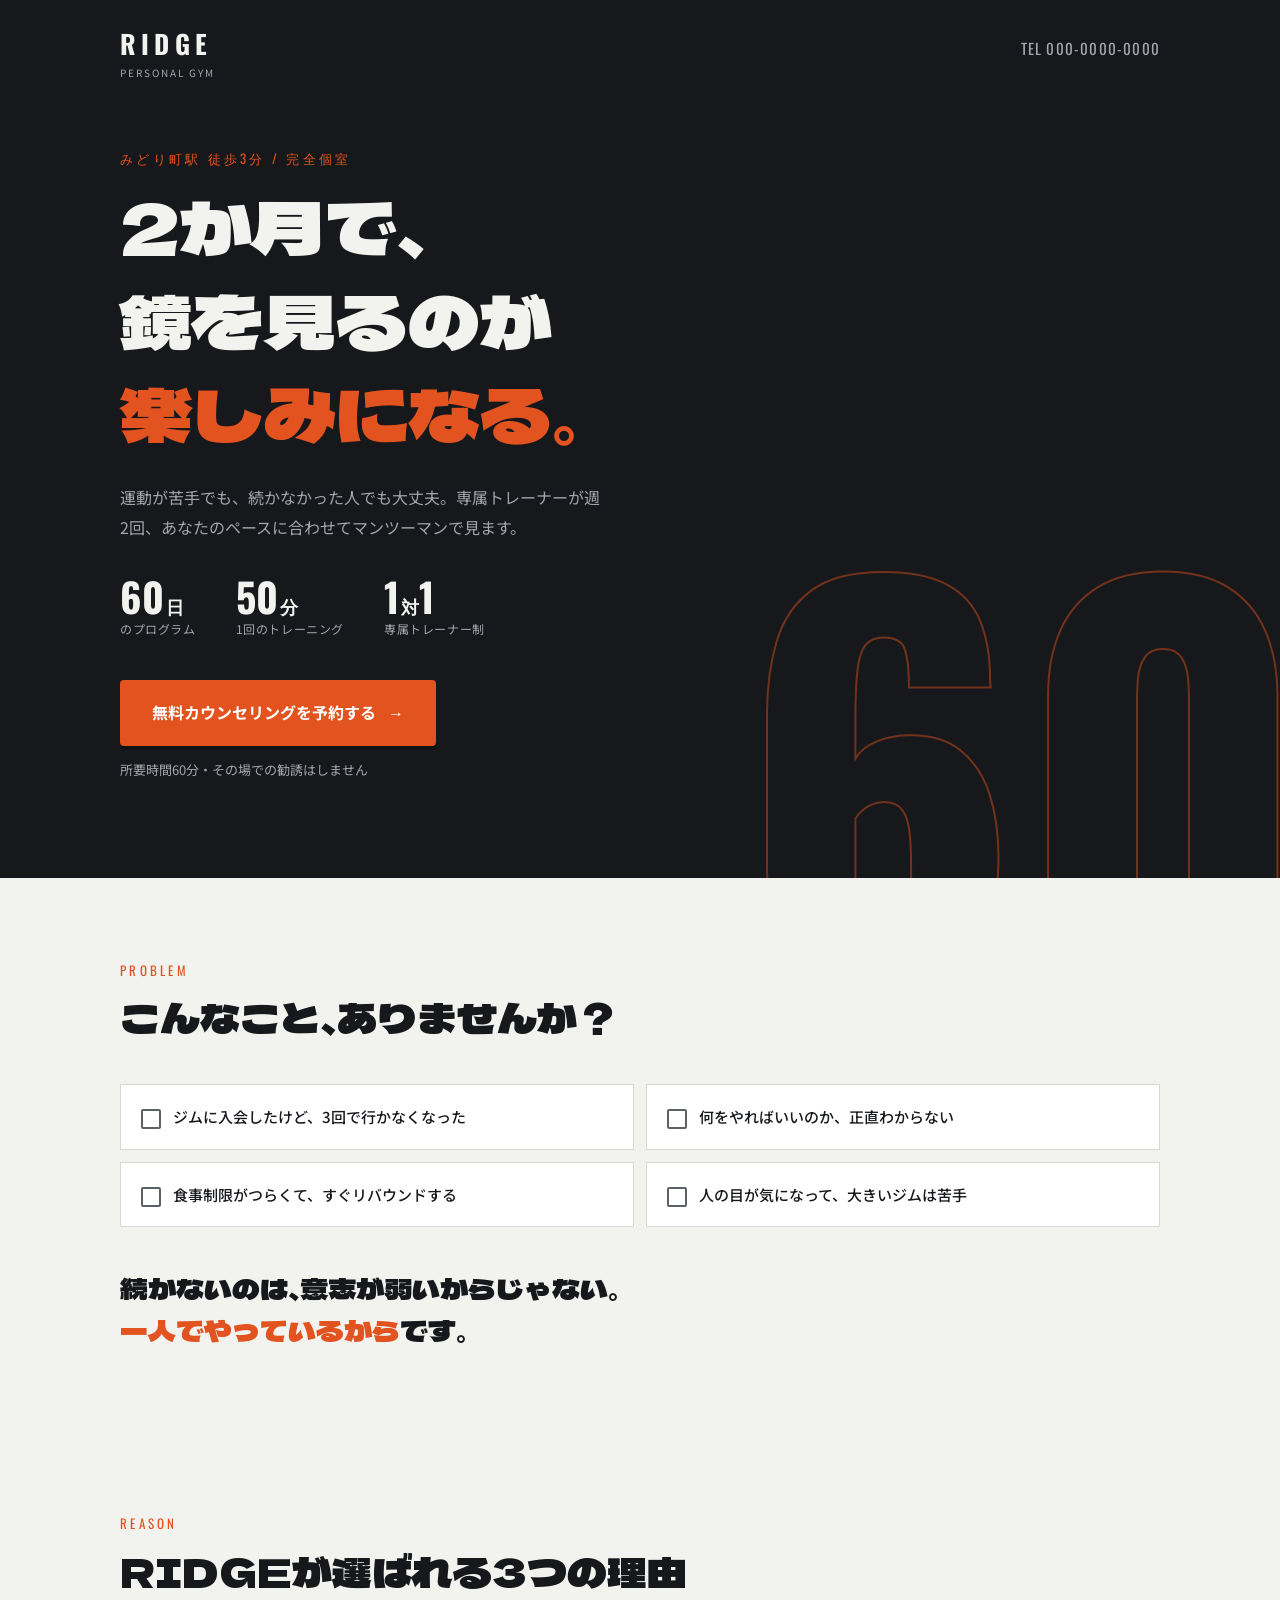
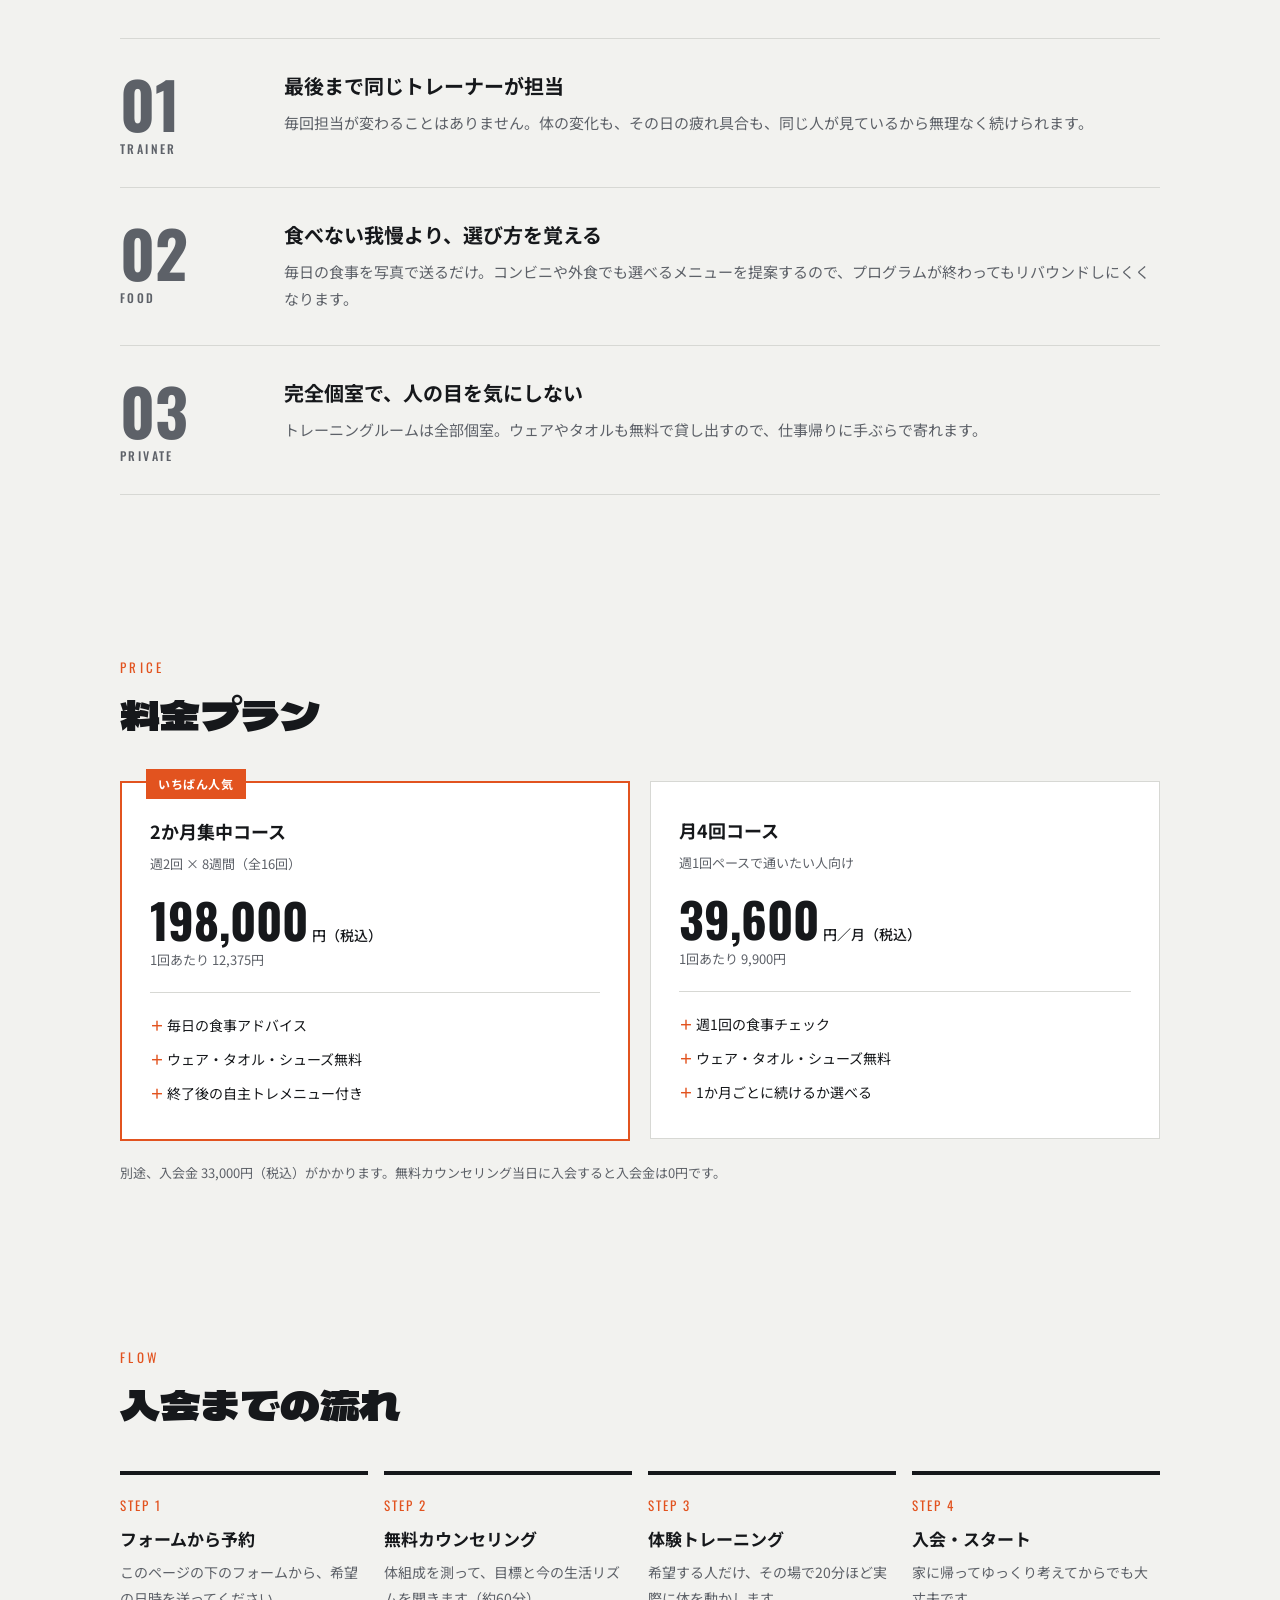
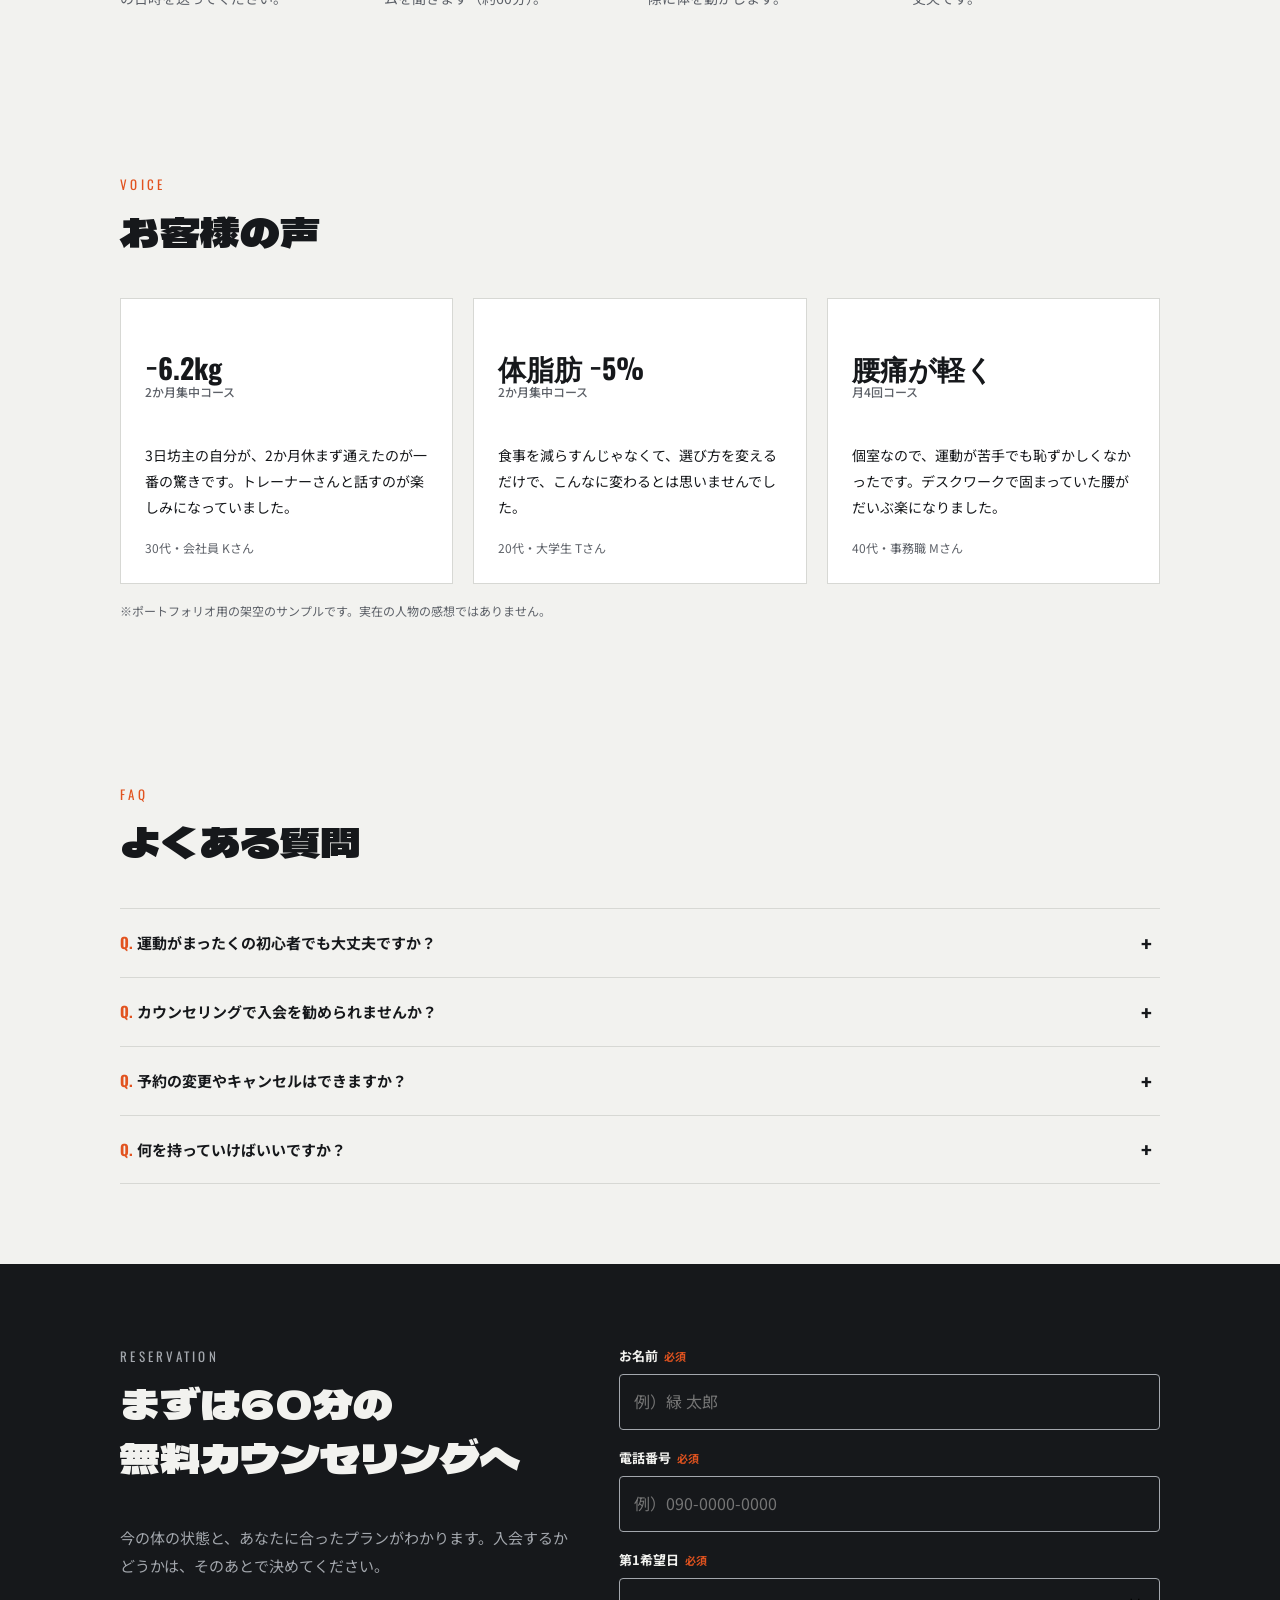
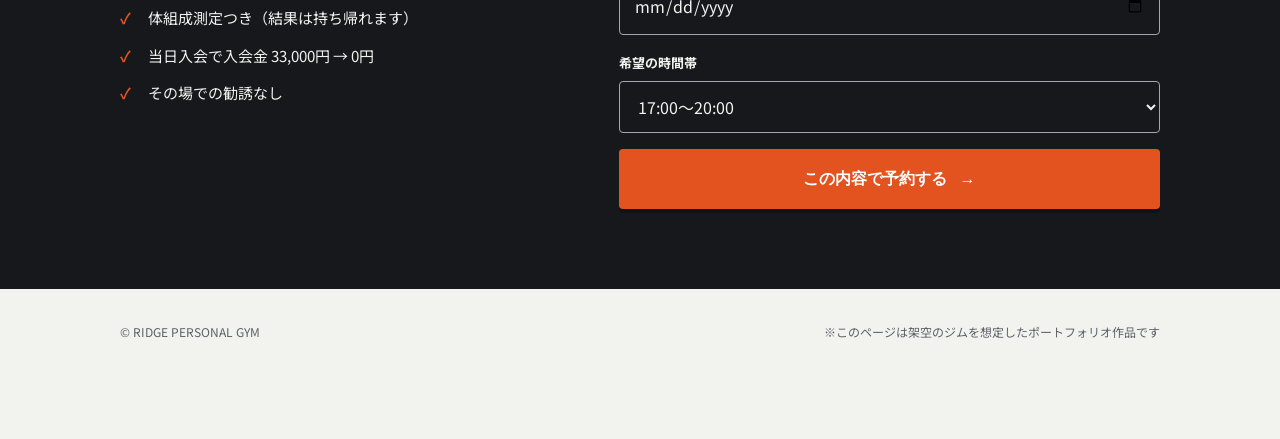
<file: works/ridge/index.html>
<!doctype html>
<html lang="ja">
<head>
<meta charset="utf-8">
<meta name="viewport" content="width=device-width, initial-scale=1, viewport-fit=cover">
<style>body{margin:0}img{max-width:100%}[hidden]{display:none!important}</style>
<title>RIDGE パーソナルジムLP</title>
<meta name="claude:viewport-fit-sides" content="cover">
<link rel="preconnect" href="https://fonts.googleapis.com">
<link rel="preconnect" href="https://fonts.gstatic.com" crossorigin>
<link rel="stylesheet" href="https://fonts.googleapis.com/css2?family=Dela+Gothic+One&family=Noto+Sans+JP:wght@400;500;700&family=Oswald:wght@500;700&display=swap">

<!--
  ===========================================
  パーソナルジム「RIDGE（リッジ）」 LP（ランディングページ）
  ※架空のジムです。ポートフォリオ用の作品
  -------------------------------------------
  LPの流れ：
    ①ファーストビュー（つかみ＋予約ボタン）
    ②こんな悩みありませんか？（共感）
    ③選ばれる3つの理由（解決策）
    ④料金プラン
    ⑤入会までの流れ（不安をなくす）
    ⑥お客様の声（サンプル）
    ⑦よくある質問
    ⑧予約フォーム（ゴール）
  どのセクションも「最後に予約ボタンを押してもらう」ために並べている
  -------------------------------------------
  ・色を変えたい → :root の --accent などを変える
  ・料金を変えたい → 「料金プラン」の <div class="plan"> の中
  ・質問を増やしたい → <details class="faq-item"> を1個コピペ
  ===========================================
-->

<style>
  /* レイアウト方針：黒い帯（ファーストビュー・予約）と明るい帯を交互に重ねて、
     スクロールにリズムを作る。数字や英字は細長いOswaldで「計測」っぽく見せる */
  :root {
    /* --- 色（ライトモード） --- */
    --bg: #F2F2EF;          /* 背景：コンクリートっぽい明るいグレー */
    --surface: #FFFFFF;     /* カードの背景 */
    --ink: #16181B;         /* 文字色 */
    --muted: #5D6168;       /* 薄い文字 */
    --line: #D7D8D4;        /* 区切り線 */
    --band: #16181B;        /* 黒い帯の背景 */
    --band-ink: #F2F2EF;    /* 黒い帯の文字 */
    --band-muted: #A3A7AD;
    --accent: #E2531F;      /* アクセント：オレンジ寄りの赤（やる気・熱） */
    --accent-ink: #FFFFFF;  /* アクセント色の上に乗せる文字 */

    /* --- 文字 --- */
    --font-display: "Dela Gothic One", "Hiragino Sans", "Yu Gothic", sans-serif;  /* 大きい見出し：太くて重い */
    --font-body: "Noto Sans JP", "Hiragino Sans", "Yu Gothic", sans-serif;        /* 本文：読みやすい */
    --font-num: "Oswald", "Arial Narrow", sans-serif;                              /* 数字・英字：細長い */
  }

  @media (prefers-color-scheme: dark) {
    :root:not([data-theme="light"]) {
      --bg: #1C1F23; --surface: #252930; --ink: #ECEDEA; --muted: #A3A7AD;
      --line: #353A41; --band: #0F1113; --band-ink: #ECEDEA; --band-muted: #8D9198;
      --accent: #F06A38; --accent-ink: #16181B;
      color-scheme: dark;
    }
  }
  :root[data-theme="dark"] {
    --bg: #1C1F23; --surface: #252930; --ink: #ECEDEA; --muted: #A3A7AD;
    --line: #353A41; --band: #0F1113; --band-ink: #ECEDEA; --band-muted: #8D9198;
    --accent: #F06A38; --accent-ink: #16181B;
    color-scheme: dark;
  }

  /* --- 全体 --- */
  body {
    background: var(--bg);
    color: var(--ink);
    font-family: var(--font-body);
    font-size: 15px;
    line-height: 1.85;
  }
  a { color: inherit; }
  :focus-visible { outline: 2px solid var(--accent); outline-offset: 3px; }
  h1, h2, h3 { text-wrap: balance; }

  .wrap {
    max-width: 1040px;
    margin: 0 auto;
    padding-left: max(16px, env(safe-area-inset-left, 0px));
    padding-right: max(16px, env(safe-area-inset-right, 0px));
  }

  /* セクション共通 */
  section { padding-block: 80px; }
  .label {
    font-family: var(--font-num);
    font-size: 13px;
    letter-spacing: 0.25em;
    color: var(--accent);
    margin: 0 0 8px;
  }
  .section-title {
    font-family: var(--font-display);
    font-weight: 400;
    font-size: clamp(26px, 4.6vw, 40px);
    line-height: 1.35;
    margin: 0 0 40px;
  }

  /* 予約ボタン（ページ中に何回も出てくる） */
  .cta {
    display: inline-flex;
    align-items: center;
    gap: 12px;
    background: var(--accent);
    color: var(--accent-ink);
    font-weight: 700;
    font-size: 16px;
    padding: 18px 32px;
    border-radius: 4px;
    text-decoration: none;
    border: 0;
    cursor: pointer;
    transition: transform .15s, box-shadow .15s;
    box-shadow: 0 4px 0 rgba(0,0,0,.25);
  }
  .cta:hover { transform: translateY(-2px); box-shadow: 0 6px 0 rgba(0,0,0,.25); }
  .cta:active { transform: translateY(2px); box-shadow: 0 2px 0 rgba(0,0,0,.25); }
  .cta .arrow { font-family: var(--font-num); }
  .cta-note { font-size: 13px; margin: 12px 0 0; }

  /* ===== ① ファーストビュー ===== */
  .hero {
    background: var(--band);
    color: var(--band-ink);
    position: relative;
    overflow: hidden;
  }
  /* 背景の大きな「60」：2か月＝60日を表す飾り */
  .hero::after {
    content: "60";
    position: absolute;
    right: -0.05em;
    bottom: -0.28em;
    font-family: var(--font-num);
    font-weight: 700;
    font-size: clamp(220px, 42vw, 520px);
    line-height: 1;
    color: transparent;
    -webkit-text-stroke: 2px var(--accent);
    opacity: .45;
    pointer-events: none;
  }
  .topbar .wrap {
    display: flex;
    justify-content: space-between;
    align-items: center;
    gap: 16px;
    padding-block: 20px;
  }
  .logo {
    font-family: var(--font-num);
    font-weight: 700;
    font-size: 26px;
    letter-spacing: 0.2em;
    text-decoration: none;
  }
  .logo small {
    display: block;
    font-family: var(--font-body);
    font-weight: 400;
    font-size: 10px;
    letter-spacing: 0.2em;
    color: var(--band-muted);
    line-height: 1;
  }
  .topbar-tel { font-family: var(--font-num); font-size: 15px; letter-spacing: .08em; color: var(--band-muted); }

  .hero-body {
    position: relative;
    z-index: 1;
    padding-block: 48px 96px;
  }
  .hero h1 {
    font-family: var(--font-display);
    font-weight: 400;
    font-size: clamp(34px, 7.4vw, 72px);
    line-height: 1.3;
    margin: 0 0 24px;
  }
  .hero h1 em { font-style: normal; color: var(--accent); }
  .nobr { white-space: nowrap; }
  .hero-lead { max-width: 30em; color: var(--band-muted); margin: 0 0 32px; font-size: 16px; }
  .hero-stats {
    display: flex;
    flex-wrap: wrap;
    gap: 16px 40px;
    list-style: none;
    padding: 0;
    margin: 0 0 40px;
  }
  .hero-stats li { display: flex; flex-direction: column; }
  .hero-stats strong {
    font-family: var(--font-num);
    font-size: 40px;
    font-weight: 700;
    line-height: 1.1;
    font-variant-numeric: tabular-nums;
  }
  .hero-stats strong span { font-size: 18px; margin-left: 2px; }
  .hero-stats small { font-size: 12px; color: var(--band-muted); letter-spacing: .05em; }
  .hero .cta-note { color: var(--band-muted); }

  /* ===== ② 悩み ===== */
  .worries {
    list-style: none;
    padding: 0;
    margin: 0;
    display: grid;
    grid-template-columns: repeat(2, 1fr);
    gap: 12px;
  }
  .worries li {
    background: var(--surface);
    border: 1px solid var(--line);
    padding: 18px 20px 18px 52px;
    position: relative;
    font-weight: 500;
  }
  .worries li::before {
    content: "";
    position: absolute;
    left: 20px;
    top: 24px;
    width: 16px;
    height: 16px;
    border: 2px solid var(--muted);
    border-radius: 2px;
  }
  .worries-answer {
    margin: 40px 0 0;
    font-family: var(--font-display);
    font-size: clamp(20px, 3.4vw, 28px);
    line-height: 1.5;
  }
  .worries-answer em { font-style: normal; color: var(--accent); }

  /* ===== ③ 選ばれる理由 ===== */
  .reasons { border-top: 1px solid var(--line); }
  .reason {
    display: grid;
    grid-template-columns: 140px 1fr;
    gap: 24px;
    padding-block: 32px;
    border-bottom: 1px solid var(--line);
  }
  .reason-num {
    font-family: var(--font-num);
    font-weight: 700;
    font-size: 64px;
    line-height: 1;
    color: var(--accent);
  }
  .reason-num small { display: block; font-size: 12px; letter-spacing: .2em; color: var(--muted); margin-top: 8px; font-weight: 500; }
  .reason-body { min-width: 0; }
  .reason h3 { font-size: 20px; margin: 0 0 8px; line-height: 1.5; }
  .reason p { margin: 0; color: var(--muted); }

  /* ===== ④ 料金 ===== */
  .plans {
    display: grid;
    grid-template-columns: repeat(2, 1fr);
    gap: 20px;
    align-items: start;
  }
  .plan {
    background: var(--surface);
    border: 1px solid var(--line);
    padding: 32px 28px;
    position: relative;
    min-width: 0;
  }
  .plan.is-featured { border: 2px solid var(--accent); }
  .plan-badge {
    position: absolute;
    top: -14px;
    left: 24px;
    background: var(--accent);
    color: var(--accent-ink);
    font-size: 12px;
    font-weight: 700;
    padding: 4px 12px;
    letter-spacing: .05em;
  }
  .plan h3 { font-size: 18px; margin: 0 0 4px; }
  .plan-sub { color: var(--muted); font-size: 13px; margin: 0 0 20px; }
  .plan-price {
    font-family: var(--font-num);
    font-weight: 700;
    font-size: 48px;
    line-height: 1;
    margin: 0 0 4px;
    font-variant-numeric: tabular-nums;
  }
  .plan-price small { font-family: var(--font-body); font-size: 14px; font-weight: 500; margin-left: 4px; }
  .plan-per { font-size: 13px; color: var(--muted); margin: 0 0 20px; }
  .plan ul { margin: 0; padding: 20px 0 0; border-top: 1px solid var(--line); list-style: none; display: grid; gap: 8px; font-size: 14px; }
  .plan li::before { content: "＋ "; color: var(--accent); font-weight: 700; }
  .plans-note { font-size: 13px; color: var(--muted); margin: 20px 0 0; }

  /* ===== ⑤ 流れ ===== */
  .flow {
    list-style: none;
    padding: 0;
    margin: 0;
    display: grid;
    grid-template-columns: repeat(4, 1fr);
    gap: 16px;
    counter-reset: step;
  }
  .flow li {
    counter-increment: step;
    border-top: 4px solid var(--ink);
    padding-top: 16px;
    min-width: 0;
  }
  .flow li::before {
    content: "STEP " counter(step);
    font-family: var(--font-num);
    font-size: 13px;
    letter-spacing: .15em;
    color: var(--accent);
  }
  .flow h3 { font-size: 17px; margin: 4px 0 6px; }
  .flow p { margin: 0; font-size: 14px; color: var(--muted); }

  /* ===== ⑥ お客様の声 ===== */
  .voices { display: grid; grid-template-columns: repeat(3, 1fr); gap: 20px; }
  .voice {
    background: var(--surface);
    border: 1px solid var(--line);
    padding: 24px;
    margin: 0;
    min-width: 0;
    display: flex;
    flex-direction: column;
    gap: 16px;
  }
  .voice-result {
    font-family: var(--font-num);
    font-size: 28px;
    font-weight: 700;
    line-height: 1.2;
  }
  .voice-result small { display: block; font-family: var(--font-body); font-size: 12px; font-weight: 500; color: var(--muted); }
  .voice blockquote { margin: 0; font-size: 14px; flex: 1; }
  .voice figcaption { font-size: 12px; color: var(--muted); }
  .sample-note { font-size: 12px; color: var(--muted); margin: 16px 0 0; }

  /* ===== ⑦ よくある質問 ===== */
  .faq { border-top: 1px solid var(--line); }
  .faq-item { border-bottom: 1px solid var(--line); }
  .faq-item summary {
    list-style: none;
    cursor: pointer;
    padding: 20px 40px 20px 0;
    font-weight: 700;
    position: relative;
  }
  .faq-item summary::-webkit-details-marker { display: none; }
  .faq-item summary::before { content: "Q. "; font-family: var(--font-num); color: var(--accent); }
  /* 右側の＋が、開くと×に回る */
  .faq-item summary::after {
    content: "+";
    position: absolute;
    right: 8px;
    top: 50%;
    transform: translateY(-50%);
    font-family: var(--font-num);
    font-size: 24px;
    transition: transform .2s;
  }
  .faq-item[open] summary::after { transform: translateY(-50%) rotate(45deg); }
  .faq-item p { margin: 0 0 20px; color: var(--muted); }

  /* ===== ⑧ 予約フォーム ===== */
  .booking { background: var(--band); color: var(--band-ink); }
  .booking-grid { display: grid; grid-template-columns: 1fr 1.2fr; gap: 48px; align-items: start; }
  .booking-grid > * { min-width: 0; }
  .booking p { color: var(--band-muted); }
  .booking .perks { list-style: none; padding: 0; margin: 24px 0 0; display: grid; gap: 10px; }
  .booking .perks li { padding-left: 28px; position: relative; }
  .booking .perks li::before { content: "✓"; position: absolute; left: 0; color: var(--accent); font-weight: 700; }
  .form { display: grid; gap: 16px; }
  .field { display: grid; gap: 6px; }
  .field label { font-size: 13px; font-weight: 700; }
  .field label .req { color: var(--accent); margin-left: 6px; font-size: 11px; }
  .field input, .field select {
    font: inherit;
    font-size: 16px;            /* 16px未満だとiPhoneで勝手に拡大されるので16px */
    padding: 12px 14px;
    border: 1px solid var(--band-muted);
    border-radius: 4px;
    background: transparent;
    color: var(--band-ink);
    width: 100%;
    box-sizing: border-box;
  }
  .field select option { color: #16181B; }
  .field input:focus, .field select:focus { outline: 2px solid var(--accent); outline-offset: 1px; border-color: transparent; }
  .field-error { font-size: 12px; color: var(--accent); min-height: 0; margin: 0; }
  .form .cta { justify-content: center; width: 100%; }
  .form-done {
    border: 2px solid var(--accent);
    padding: 24px;
  }
  .form-done h3 { margin: 0 0 8px; font-size: 18px; }
  .form-done p { margin: 0; }

  /* --- フッター --- */
  footer { padding-block: 32px 96px; font-size: 12px; color: var(--muted); }
  footer .wrap { display: flex; justify-content: space-between; flex-wrap: wrap; gap: 8px; }

  /* --- スマホで画面下に出る予約ボタン --- */
  .sticky-cta {
    position: fixed;
    left: 0;
    right: 0;
    bottom: 0;
    z-index: 20;
    padding: 10px max(16px, env(safe-area-inset-right, 0px)) calc(10px + env(safe-area-inset-bottom, 0px)) max(16px, env(safe-area-inset-left, 0px));
    background: var(--band);
    border-top: 1px solid var(--line);
    display: none;
  }
  .sticky-cta .cta { width: 100%; justify-content: center; padding-block: 14px; box-sizing: border-box; }

  /* --- タブレット・スマホ --- */
  @media (max-width: 860px) {
    .flow { grid-template-columns: repeat(2, 1fr); row-gap: 32px; }
    .voices { grid-template-columns: 1fr; }
    .booking-grid { grid-template-columns: 1fr; gap: 32px; }
  }
  @media (max-width: 640px) {
    section { padding-block: 56px; }
    .worries { grid-template-columns: 1fr; }
    .reason { grid-template-columns: 1fr; gap: 8px; }
    .reason-num { font-size: 48px; }
    .plans { grid-template-columns: 1fr; gap: 28px; }
    .topbar-tel { display: none; }
    .hero-stats strong { font-size: 32px; }
    .sticky-cta { display: block; }
  }

  @media (prefers-reduced-motion: reduce) {
    .cta, .faq-item summary::after { transition: none; }
  }
</style>

<!-- ===== ① ファーストビュー ===== -->
<header class="hero">
  <div class="topbar">
    <div class="wrap">
      <a class="logo" href="#top">RIDGE<small>PERSONAL GYM</small></a>
      <span class="topbar-tel">TEL 000-0000-0000</span>
    </div>
  </div>
  <div class="wrap hero-body" id="top">
    <p class="label">みどり町駅 徒歩3分 / 完全個室</p>
    <h1><span class="nobr">2か月で、</span><br><span class="nobr">鏡を見るのが</span><br><em class="nobr">楽しみになる。</em></h1>
    <p class="hero-lead">運動が苦手でも、続かなかった人でも大丈夫。専属トレーナーが週2回、あなたのペースに合わせてマンツーマンで見ます。</p>
    <ul class="hero-stats">
      <li><strong>60<span>日</span></strong><small>のプログラム</small></li>
      <li><strong>50<span>分</span></strong><small>1回のトレーニング</small></li>
      <li><strong>1<span>対</span>1</strong><small>専属トレーナー制</small></li>
    </ul>
    <a class="cta" href="#booking">無料カウンセリングを予約する <span class="arrow">→</span></a>
    <p class="cta-note">所要時間60分・その場での勧誘はしません</p>
  </div>
</header>

<main>
  <!-- ===== ② こんな悩み ===== -->
  <section>
    <div class="wrap">
      <p class="label">PROBLEM</p>
      <h2 class="section-title">こんなこと、ありませんか？</h2>
      <ul class="worries">
        <li>ジムに入会したけど、3回で行かなくなった</li>
        <li>何をやればいいのか、正直わからない</li>
        <li>食事制限がつらくて、すぐリバウンドする</li>
        <li>人の目が気になって、大きいジムは苦手</li>
      </ul>
      <p class="worries-answer">続かないのは、意志が弱いからじゃない。<br><em>一人でやっているから</em>です。</p>
    </div>
  </section>

  <!-- ===== ③ 選ばれる3つの理由 ===== -->
  <section>
    <div class="wrap">
      <p class="label">REASON</p>
      <h2 class="section-title">RIDGEが選ばれる3つの理由</h2>
      <div class="reasons">
        <div class="reason">
          <p class="reason-num">01<small>TRAINER</small></p>
          <div class="reason-body">
            <h3>最後まで同じトレーナーが担当</h3>
            <p>毎回担当が変わることはありません。体の変化も、その日の疲れ具合も、同じ人が見ているから無理なく続けられます。</p>
          </div>
        </div>
        <div class="reason">
          <p class="reason-num">02<small>FOOD</small></p>
          <div class="reason-body">
            <h3>食べない我慢より、選び方を覚える</h3>
            <p>毎日の食事を写真で送るだけ。コンビニや外食でも選べるメニューを提案するので、プログラムが終わってもリバウンドしにくくなります。</p>
          </div>
        </div>
        <div class="reason">
          <p class="reason-num">03<small>PRIVATE</small></p>
          <div class="reason-body">
            <h3>完全個室で、人の目を気にしない</h3>
            <p>トレーニングルームは全部個室。ウェアやタオルも無料で貸し出すので、仕事帰りに手ぶらで寄れます。</p>
          </div>
        </div>
      </div>
    </div>
  </section>

  <!-- ===== ④ 料金プラン ===== -->
  <section>
    <div class="wrap">
      <p class="label">PRICE</p>
      <h2 class="section-title">料金プラン</h2>
      <div class="plans">
        <div class="plan is-featured">
          <span class="plan-badge">いちばん人気</span>
          <h3>2か月集中コース</h3>
          <p class="plan-sub">週2回 × 8週間（全16回）</p>
          <p class="plan-price">198,000<small>円（税込）</small></p>
          <p class="plan-per">1回あたり 12,375円</p>
          <ul>
            <li>毎日の食事アドバイス</li>
            <li>ウェア・タオル・シューズ無料</li>
            <li>終了後の自主トレメニュー付き</li>
          </ul>
        </div>
        <div class="plan">
          <h3>月4回コース</h3>
          <p class="plan-sub">週1回ペースで通いたい人向け</p>
          <p class="plan-price">39,600<small>円／月（税込）</small></p>
          <p class="plan-per">1回あたり 9,900円</p>
          <ul>
            <li>週1回の食事チェック</li>
            <li>ウェア・タオル・シューズ無料</li>
            <li>1か月ごとに続けるか選べる</li>
          </ul>
        </div>
      </div>
      <p class="plans-note">別途、入会金 33,000円（税込）がかかります。無料カウンセリング当日に入会すると入会金は0円です。</p>
    </div>
  </section>

  <!-- ===== ⑤ 入会までの流れ ===== -->
  <section>
    <div class="wrap">
      <p class="label">FLOW</p>
      <h2 class="section-title">入会までの流れ</h2>
      <ol class="flow">
        <li>
          <h3>フォームから予約</h3>
          <p>このページの下のフォームから、希望の日時を送ってください。</p>
        </li>
        <li>
          <h3>無料カウンセリング</h3>
          <p>体組成を測って、目標と今の生活リズムを聞きます（約60分）。</p>
        </li>
        <li>
          <h3>体験トレーニング</h3>
          <p>希望する人だけ、その場で20分ほど実際に体を動かします。</p>
        </li>
        <li>
          <h3>入会・スタート</h3>
          <p>家に帰ってゆっくり考えてからでも大丈夫です。</p>
        </li>
      </ol>
    </div>
  </section>

  <!-- ===== ⑥ お客様の声 ===== -->
  <section>
    <div class="wrap">
      <p class="label">VOICE</p>
      <h2 class="section-title">お客様の声</h2>
      <div class="voices">
        <figure class="voice">
          <p class="voice-result">−6.2kg<small>2か月集中コース</small></p>
          <blockquote>3日坊主の自分が、2か月休まず通えたのが一番の驚きです。トレーナーさんと話すのが楽しみになっていました。</blockquote>
          <figcaption>30代・会社員 Kさん</figcaption>
        </figure>
        <figure class="voice">
          <p class="voice-result">体脂肪 −5%<small>2か月集中コース</small></p>
          <blockquote>食事を減らすんじゃなくて、選び方を変えるだけで、こんなに変わるとは思いませんでした。</blockquote>
          <figcaption>20代・大学生 Tさん</figcaption>
        </figure>
        <figure class="voice">
          <p class="voice-result">腰痛が軽く<small>月4回コース</small></p>
          <blockquote>個室なので、運動が苦手でも恥ずかしくなかったです。デスクワークで固まっていた腰がだいぶ楽になりました。</blockquote>
          <figcaption>40代・事務職 Mさん</figcaption>
        </figure>
      </div>
      <p class="sample-note">※ポートフォリオ用の架空のサンプルです。実在の人物の感想ではありません。</p>
    </div>
  </section>

  <!-- ===== ⑦ よくある質問 ===== -->
  <section>
    <div class="wrap">
      <p class="label">FAQ</p>
      <h2 class="section-title">よくある質問</h2>
      <div class="faq">
        <details class="faq-item">
          <summary>運動がまったくの初心者でも大丈夫ですか？</summary>
          <p>大丈夫です。会員さんの7割は運動経験がほとんどない人です。最初は軽い動きから始めて、少しずつ重さを上げていきます。</p>
        </details>
        <details class="faq-item">
          <summary>カウンセリングで入会を勧められませんか？</summary>
          <p>その場で入会を迫ることはしません。料金やプランの説明を聞いて、持ち帰って考えてもらって大丈夫です。</p>
        </details>
        <details class="faq-item">
          <summary>予約の変更やキャンセルはできますか？</summary>
          <p>前日の20時までなら、LINEで無料で変更できます。それ以降のキャンセルは1回分の消化になります。</p>
        </details>
        <details class="faq-item">
          <summary>何を持っていけばいいですか？</summary>
          <p>ウェア・タオル・シューズは無料で貸し出すので、手ぶらで来られます。飲み物だけ持ってきてください。</p>
        </details>
      </div>
    </div>
  </section>

  <!-- ===== ⑧ 予約フォーム ===== -->
  <section class="booking" id="booking">
    <div class="wrap booking-grid">
      <div>
        <p class="label">RESERVATION</p>
        <h2 class="section-title">まずは60分の<br>無料カウンセリングへ</h2>
        <p>今の体の状態と、あなたに合ったプランがわかります。入会するかどうかは、そのあとで決めてください。</p>
        <ul class="perks">
          <li>体組成測定つき（結果は持ち帰れます）</li>
          <li>当日入会で入会金 33,000円 → 0円</li>
          <li>その場での勧誘なし</li>
        </ul>
      </div>

      <!-- 送信ボタンを押すと下のJavaScriptが動く。実際には送信されない（ポートフォリオ用） -->
      <form class="form" id="booking-form" novalidate>
        <div class="field">
          <label for="f-name">お名前<span class="req">必須</span></label>
          <input id="f-name" name="name" type="text" autocomplete="name" placeholder="例）緑 太郎" required>
          <p class="field-error" id="err-name" hidden>お名前を入力してください</p>
        </div>
        <div class="field">
          <label for="f-tel">電話番号<span class="req">必須</span></label>
          <input id="f-tel" name="tel" type="tel" autocomplete="tel" placeholder="例）090-0000-0000" required>
          <p class="field-error" id="err-tel" hidden>電話番号を数字とハイフンで入力してください</p>
        </div>
        <div class="field">
          <label for="f-date">第1希望日<span class="req">必須</span></label>
          <input id="f-date" name="date" type="date" required>
          <p class="field-error" id="err-date" hidden>希望日を選んでください</p>
        </div>
        <div class="field">
          <label for="f-time">希望の時間帯</label>
          <select id="f-time" name="time">
            <option>10:00〜13:00</option>
            <option>13:00〜17:00</option>
            <option selected>17:00〜20:00</option>
            <option>20:00〜22:00</option>
          </select>
        </div>
        <button class="cta" type="submit">この内容で予約する <span class="arrow">→</span></button>
      </form>

      <div class="form-done" id="form-done" hidden>
        <h3>予約を受け付けました（サンプル）</h3>
        <p>これはポートフォリオ用のサンプルなので、実際には送信されていません。本物のサイトなら、ここで「確認のお電話をします」などの案内を出します。</p>
      </div>
    </div>
  </section>
</main>

<footer>
  <div class="wrap">
    <span>© RIDGE PERSONAL GYM</span>
    <span>※このページは架空のジムを想定したポートフォリオ作品です</span>
  </div>
</footer>

<!-- スマホのときだけ画面下にずっと出る予約ボタン -->
<div class="sticky-cta" id="sticky-cta">
  <a class="cta" href="#booking">無料カウンセリングを予約 <span class="arrow">→</span></a>
</div>

<script>
  // ===== 予約フォームのチェック =====
  // 空欄や間違った電話番号があったら、その下に赤い文字でエラーを出す
  (function () {
    var form = document.getElementById('booking-form');
    var done = document.getElementById('form-done');

    function check(id, errId, ok) {
      var input = document.getElementById(id);
      var err = document.getElementById(errId);
      var good = ok(input.value.trim());
      err.hidden = good;
      input.setAttribute('aria-invalid', good ? 'false' : 'true');
      return good;
    }

    form.addEventListener('submit', function (e) {
      e.preventDefault(); // 本当に送信しないようにする
      var a = check('f-name', 'err-name', function (v) { return v.length > 0; });
      var b = check('f-tel', 'err-tel', function (v) { return /^[0-9-]{10,13}$/.test(v); });
      var c = check('f-date', 'err-date', function (v) { return v.length > 0; });
      if (a && b && c) {
        form.hidden = true;
        done.hidden = false;
      }
    });
  })();

  // ===== スマホの下の予約ボタン =====
  // 予約フォームが見えているときは、下のボタンを隠す（ボタンが重ならないように）
  (function () {
    var sticky = document.getElementById('sticky-cta');
    var booking = document.getElementById('booking');
    if (!('IntersectionObserver' in window)) return;
    new IntersectionObserver(function (entries) {
      sticky.style.visibility = entries[0].isIntersecting ? 'hidden' : 'visible';
    }).observe(booking);
  })();
</script>

</html>
</file>
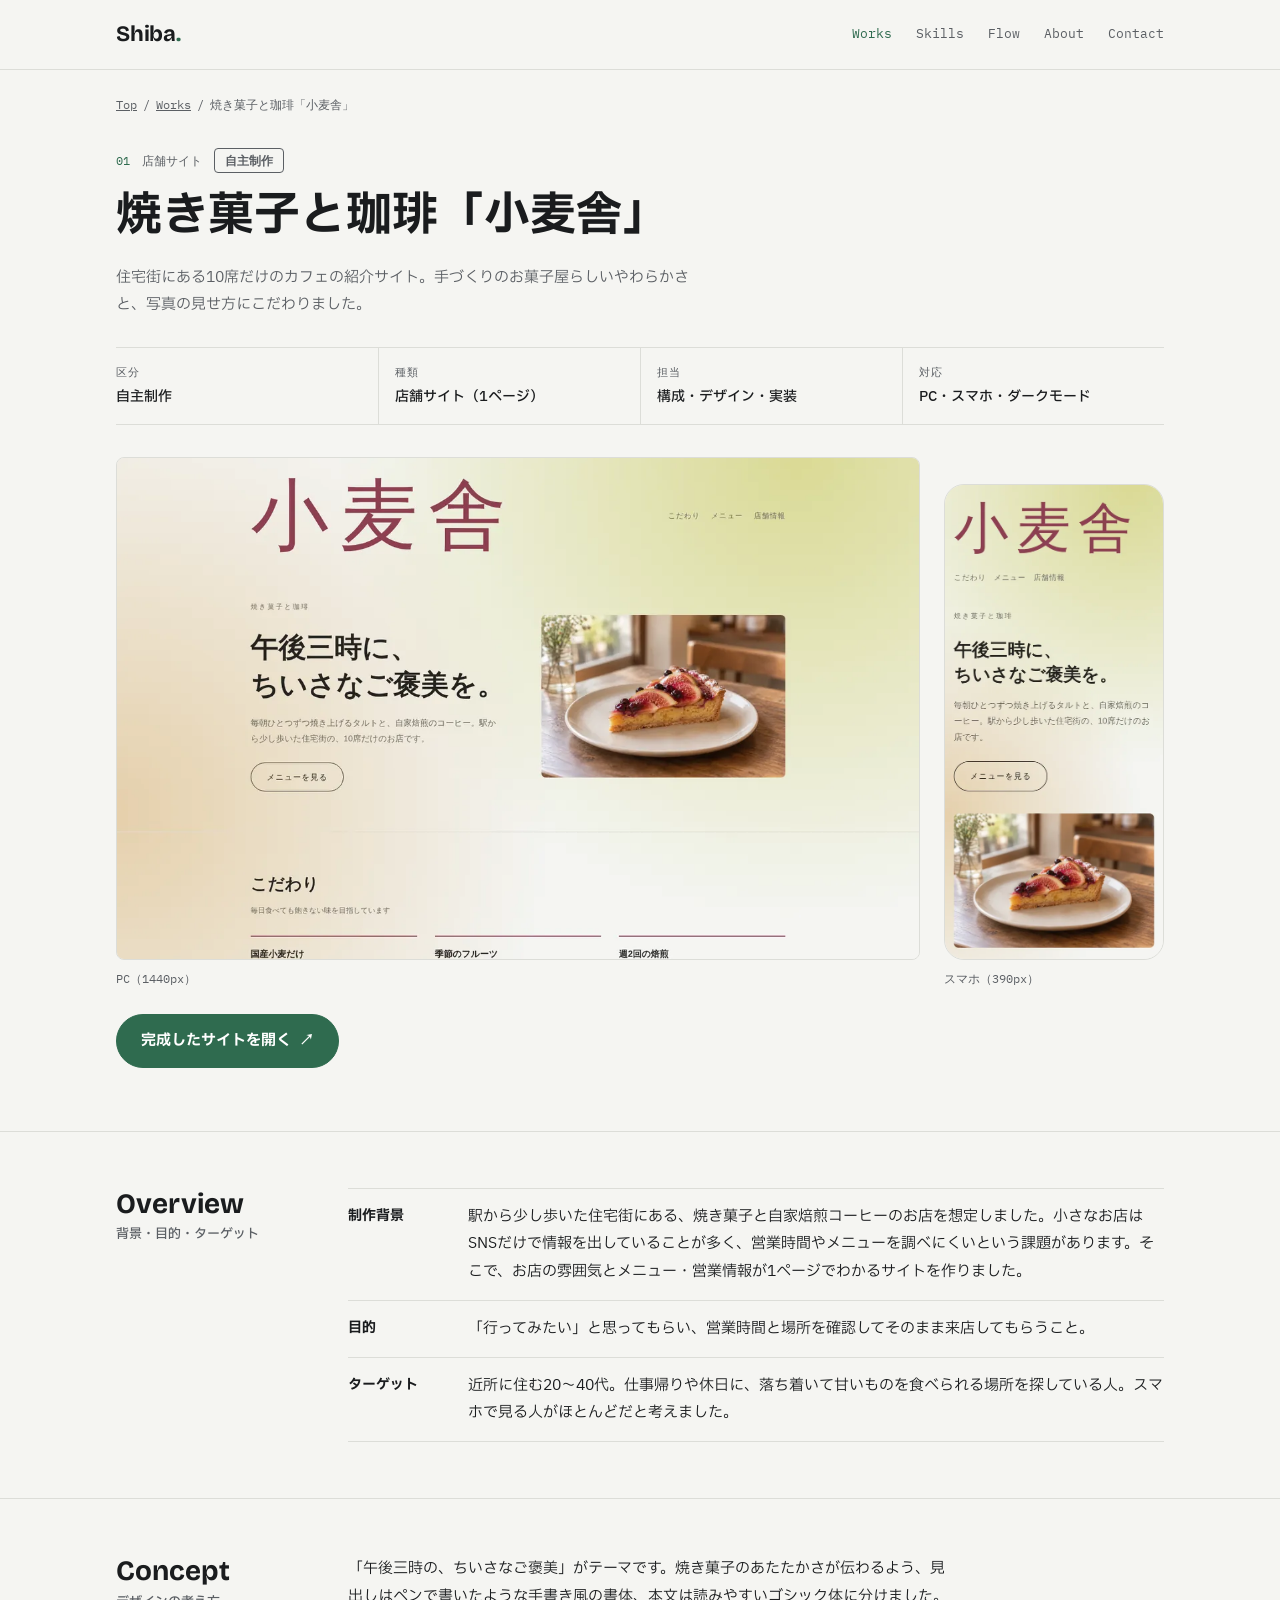
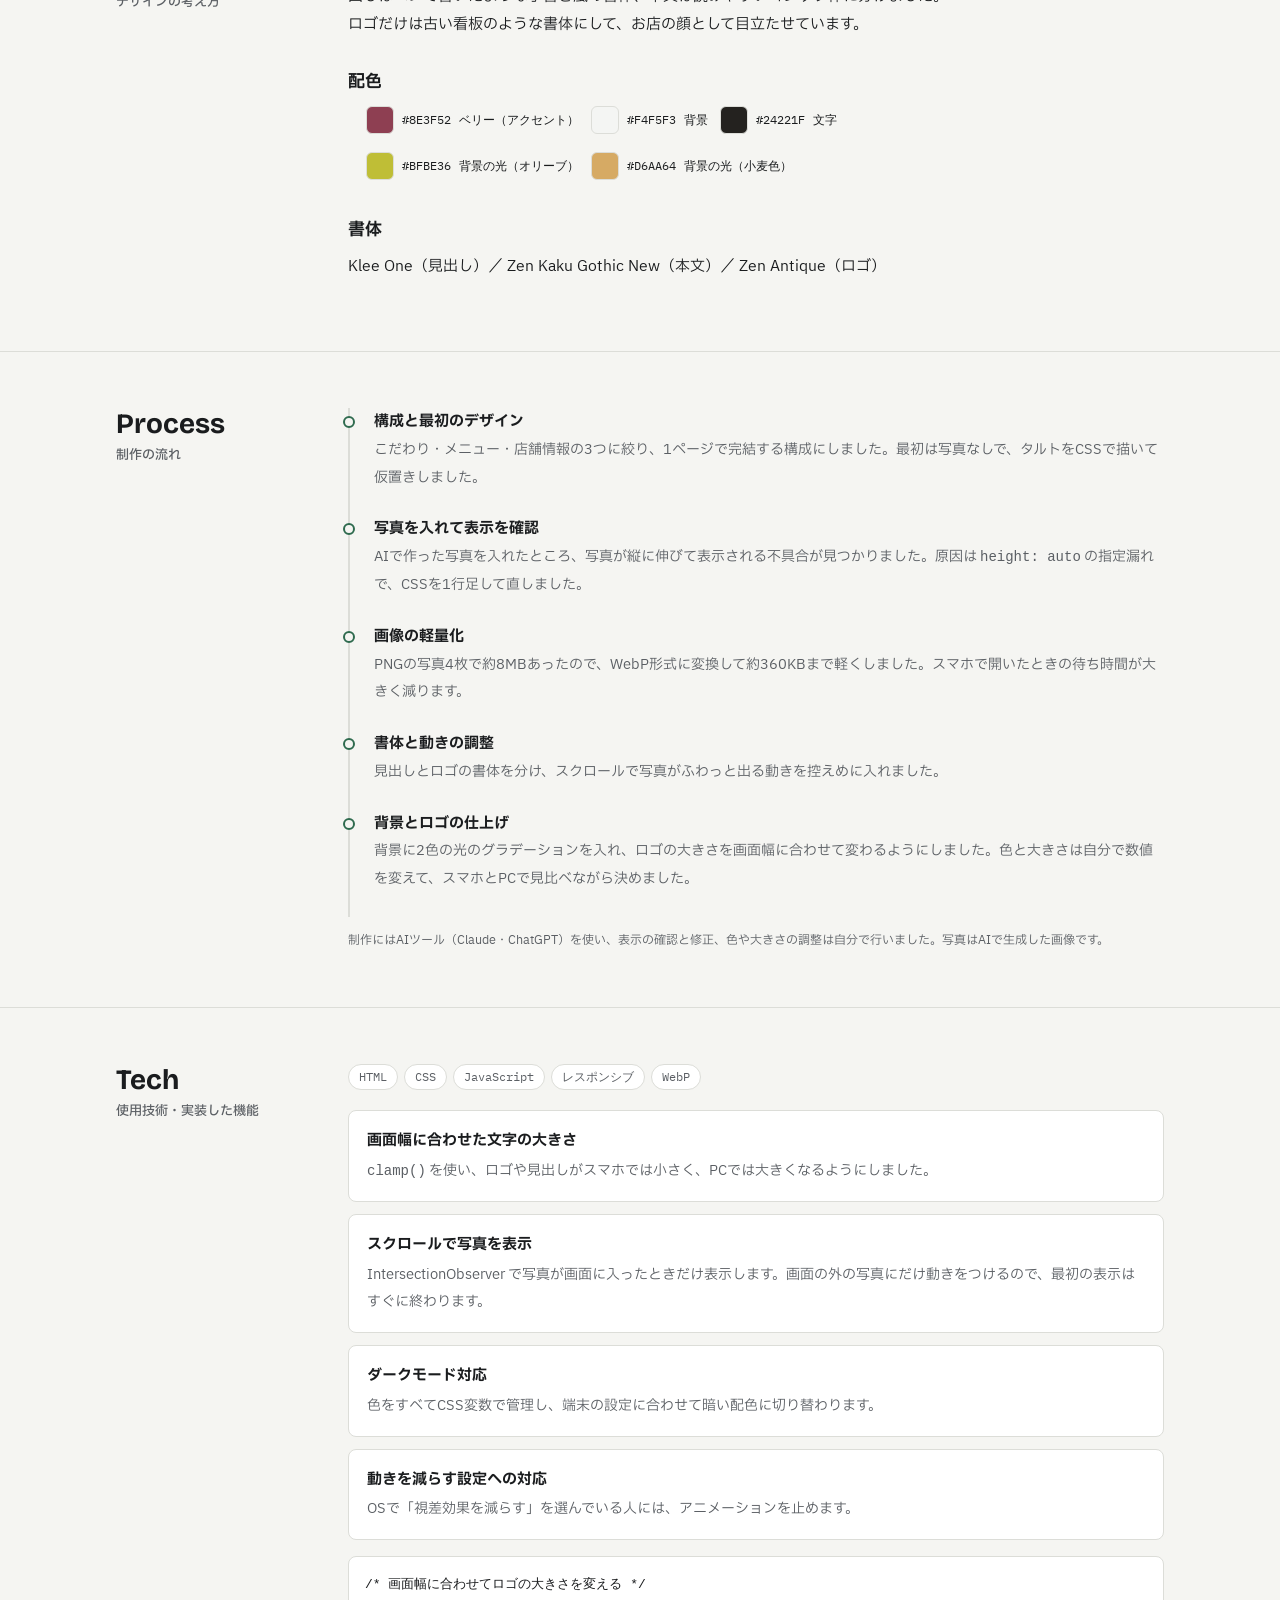
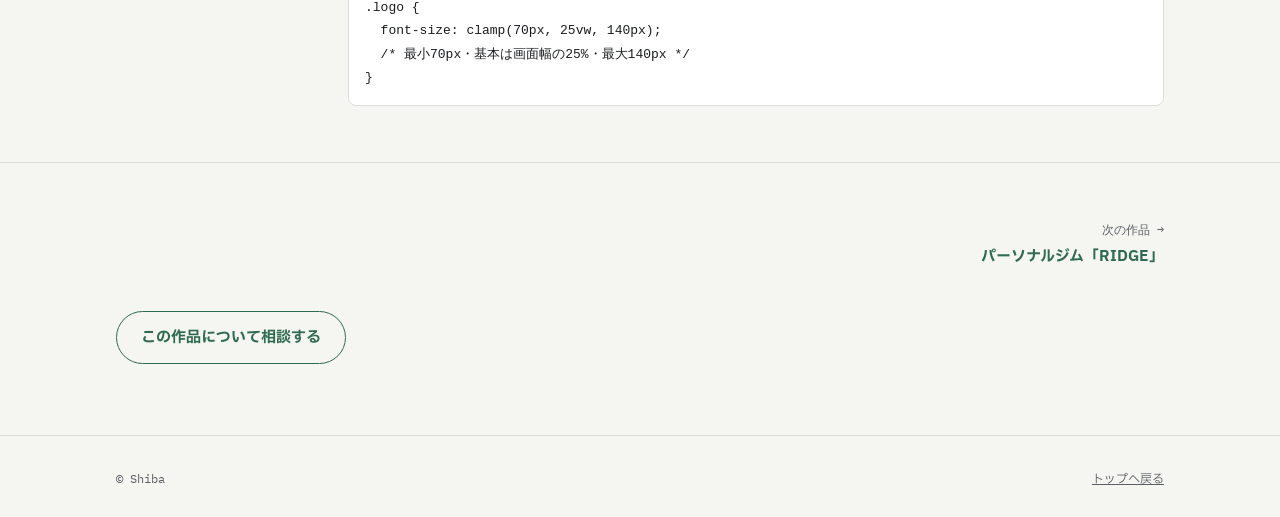
<file: case/komugisha.html>
<!doctype html>
<html lang="ja">
<head>
<meta charset="utf-8">
<meta name="viewport" content="width=device-width, initial-scale=1, viewport-fit=cover">
<title>焼き菓子と珈琲「小麦舎」｜制作事例｜Shiba Portfolio</title>
<!--
  作品詳細ページ：焼き菓子と珈琲「小麦舎」
  文章を変えたいときは、下の各セクションの <p> や <li> を書きかえる
  ★ 公開したら「https://shiba-portfolio.netlify.app」を自分のURLに置きかえる
-->
<meta name="description" content="カフェ「小麦舎」の紹介サイトの制作事例。背景・ターゲット・デザインの考え方・制作過程・実装した機能を紹介します。">
<link rel="canonical" href="https://shiba-portfolio.netlify.app/case/komugisha.html">
<meta name="theme-color" content="#F5F5F2" media="(prefers-color-scheme: light)">
<meta name="theme-color" content="#141618" media="(prefers-color-scheme: dark)">
<link rel="icon" href="../images/favicon.svg" type="image/svg+xml">
<meta property="og:type" content="article">
<meta property="og:site_name" content="Shiba Portfolio">
<meta property="og:title" content="焼き菓子と珈琲「小麦舎」｜Shiba Portfolio">
<meta property="og:description" content="住宅街にある10席だけのカフェの紹介サイト。手づくりのお菓子屋らしいやわらかさと、写真の見せ方にこだわりました。">
<meta property="og:url" content="https://shiba-portfolio.netlify.app/case/komugisha.html">
<meta property="og:image" content="https://shiba-portfolio.netlify.app/images/shots/komugisha-pc.webp">
<meta property="og:locale" content="ja_JP">
<meta name="twitter:card" content="summary_large_image">
<link rel="preconnect" href="https://fonts.googleapis.com">
<link rel="preconnect" href="https://fonts.gstatic.com" crossorigin>
<link rel="stylesheet" href="https://fonts.googleapis.com/css2?family=Bricolage+Grotesque:opsz,wght@12..96,500;12..96,700&family=IBM+Plex+Mono:wght@400;500&family=IBM+Plex+Sans+JP:wght@400;500;700&display=swap">
<link rel="stylesheet" href="../css/style.css">
</head>
<body>
<a class="skip-link" href="#main">本文へ移動</a>

<header class="header">
  <div class="wrap">
    <a class="logo" href="../index.html" aria-label="Shiba ポートフォリオ トップ">Shiba<span>.</span></a>
    <button class="nav-toggle" type="button" aria-expanded="false" aria-controls="site-nav" aria-label="メニューを開く">
      <span class="nav-toggle-bars" aria-hidden="true"></span>Menu
    </button>
    <nav class="nav" id="site-nav" aria-label="メインメニュー">
      <ul>
        <li><a href="../index.html#works" aria-current="page">Works</a></li>
        <li><a href="../index.html#skills">Skills</a></li>
        <li><a href="../index.html#flow">Flow</a></li>
        <li><a href="../index.html#about">About</a></li>
        <li><a href="../index.html#contact">Contact</a></li>
      </ul>
    </nav>
  </div>
</header>

<main id="main">
  <div class="wrap">
    <nav class="breadcrumb" aria-label="現在の場所">
      <ol>
        <li><a href="../index.html">Top</a></li>
        <li><a href="../index.html#works">Works</a></li>
        <li aria-current="page">焼き菓子と珈琲「小麦舎」</li>
      </ol>
    </nav>
  </div>

  <div class="wrap case-hero">
    <p class="work-meta"><span class="num">01</span><span>店舗サイト</span><span class="kind kind-self">自主制作</span></p>
    <h1>焼き菓子と珈琲「小麦舎」</h1>
    <p class="lead">住宅街にある10席だけのカフェの紹介サイト。手づくりのお菓子屋らしいやわらかさと、写真の見せ方にこだわりました。</p>
    <dl class="case-facts"><div><dt>区分</dt><dd>自主制作</dd></div><div><dt>種類</dt><dd>店舗サイト（1ページ）</dd></div><div><dt>担当</dt><dd>構成・デザイン・実装</dd></div><div><dt>対応</dt><dd>PC・スマホ・ダークモード</dd></div></dl>
    <div class="screens">
      <figure class="screen-pc">
        <img src="../images/shots/komugisha-pc.webp" alt="小麦舎のサイトをPCで表示した画面" width="1200" height="750" decoding="async">
        <figcaption>PC（1440px）</figcaption>
      </figure>
      <figure class="screen-sp">
        <img src="../images/shots/komugisha-sp.webp" alt="小麦舎のサイトをスマホで表示した画面" width="520" height="1125" decoding="async">
        <figcaption>スマホ（390px）</figcaption>
      </figure>
    </div>
    <p style="margin-top:24px"><a class="btn btn-primary" href="../works/komugisha/index.html" target="_blank" rel="noopener">完成したサイトを開く<span class="sr-only">（新しいタブで開きます）</span> ↗</a></p>
  </div>

  <section aria-labelledby="overview-title">
    <div class="wrap sec">
      <div><h2 class="sec-title" id="overview-title">Overview<small>背景・目的・ターゲット</small></h2></div>
      <dl class="def-list">
        <dt>制作背景</dt><dd>駅から少し歩いた住宅街にある、焼き菓子と自家焙煎コーヒーのお店を想定しました。小さなお店はSNSだけで情報を出していることが多く、営業時間やメニューを調べにくいという課題があります。そこで、お店の雰囲気とメニュー・営業情報が1ページでわかるサイトを作りました。</dd>
        <dt>目的</dt><dd>「行ってみたい」と思ってもらい、営業時間と場所を確認してそのまま来店してもらうこと。</dd>
        <dt>ターゲット</dt><dd>近所に住む20〜40代。仕事帰りや休日に、落ち着いて甘いものを食べられる場所を探している人。スマホで見る人がほとんどだと考えました。</dd>
      </dl>
    </div>
  </section>

  <section aria-labelledby="concept-title">
    <div class="wrap sec">
      <div><h2 class="sec-title" id="concept-title">Concept<small>デザインの考え方</small></h2></div>
      <div class="prose">
        <p>「午後三時の、ちいさなご褒美」がテーマです。焼き菓子のあたたかさが伝わるよう、見出しはペンで書いたような手書き風の書体、本文は読みやすいゴシック体に分けました。ロゴだけは古い看板のような書体にして、お店の顔として目立たせています。</p>
        <h3>配色</h3>
        <ul class="palette"><li><span class="swatch" style="background:#8E3F52"></span>#8E3F52<span class="sr-only">：</span> ベリー（アクセント）</li><li><span class="swatch" style="background:#F4F5F3"></span>#F4F5F3<span class="sr-only">：</span> 背景</li><li><span class="swatch" style="background:#24221F"></span>#24221F<span class="sr-only">：</span> 文字</li><li><span class="swatch" style="background:#BFBE36"></span>#BFBE36<span class="sr-only">：</span> 背景の光（オリーブ）</li><li><span class="swatch" style="background:#D6AA64"></span>#D6AA64<span class="sr-only">：</span> 背景の光（小麦色）</li></ul>
        <h3>書体</h3>
        <p>Klee One（見出し）／ Zen Kaku Gothic New（本文）／ Zen Antique（ロゴ）</p>
      </div>
    </div>
  </section>

  <section aria-labelledby="process-title">
    <div class="wrap sec">
      <div><h2 class="sec-title" id="process-title">Process<small>制作の流れ</small></h2></div>
      <div>
        <ol class="process"><li><strong>構成と最初のデザイン</strong><span>こだわり・メニュー・店舗情報の3つに絞り、1ページで完結する構成にしました。最初は写真なしで、タルトをCSSで描いて仮置きしました。</span></li><li><strong>写真を入れて表示を確認</strong><span>AIで作った写真を入れたところ、写真が縦に伸びて表示される不具合が見つかりました。原因は <code>height: auto</code> の指定漏れで、CSSを1行足して直しました。</span></li><li><strong>画像の軽量化</strong><span>PNGの写真4枚で約8MBあったので、WebP形式に変換して約360KBまで軽くしました。スマホで開いたときの待ち時間が大きく減ります。</span></li><li><strong>書体と動きの調整</strong><span>見出しとロゴの書体を分け、スクロールで写真がふわっと出る動きを控えめに入れました。</span></li><li><strong>背景とロゴの仕上げ</strong><span>背景に2色の光のグラデーションを入れ、ロゴの大きさを画面幅に合わせて変わるようにしました。色と大きさは自分で数値を変えて、スマホとPCで見比べながら決めました。</span></li></ol>
        <p class="small-note">制作にはAIツール（Claude・ChatGPT）を使い、表示の確認と修正、色や大きさの調整は自分で行いました。写真はAIで生成した画像です。</p>
      </div>
    </div>
  </section>

  <section aria-labelledby="tech-title">
    <div class="wrap sec">
      <div><h2 class="sec-title" id="tech-title">Tech<small>使用技術・実装した機能</small></h2></div>
      <div>
        <ul class="tag-list" aria-label="使用技術" style="margin-bottom:20px"><li class="tag">HTML</li><li class="tag">CSS</li><li class="tag">JavaScript</li><li class="tag">レスポンシブ</li><li class="tag">WebP</li></ul>
        <ul class="features"><li><strong>画面幅に合わせた文字の大きさ</strong><span><code>clamp()</code> を使い、ロゴや見出しがスマホでは小さく、PCでは大きくなるようにしました。</span></li><li><strong>スクロールで写真を表示</strong><span>IntersectionObserver で写真が画面に入ったときだけ表示します。画面の外の写真にだけ動きをつけるので、最初の表示はすぐに終わります。</span></li><li><strong>ダークモード対応</strong><span>色をすべてCSS変数で管理し、端末の設定に合わせて暗い配色に切り替わります。</span></li><li><strong>動きを減らす設定への対応</strong><span>OSで「視差効果を減らす」を選んでいる人には、アニメーションを止めます。</span></li></ul>
        <pre class="code" tabindex="0" aria-label="コードの例"><code>/* 画面幅に合わせてロゴの大きさを変える */
.logo {
  font-size: clamp(70px, 25vw, 140px);
  /* 最小70px・基本は画面幅の25%・最大140px */
}</code></pre>
      </div>
    </div>
  </section>

  <section aria-label="ほかの作品">
    <div class="wrap">
      <div class="case-nav"><span></span><a href="ridge.html" style="text-align:right"><small>次の作品 →</small><strong>パーソナルジム「RIDGE」</strong></a></div>
      <p style="margin-top:40px"><a class="btn btn-ghost" href="../index.html#contact">この作品について相談する</a></p>
    </div>
  </section>
</main>

<footer class="footer">
  <div class="wrap">
    <span class="footer-mono">© Shiba</span>
    <a href="../index.html">トップへ戻る</a>
  </div>
</footer>

<script src="../js/config.js"></script>
<script src="../js/main.js"></script>
</body>
</html>
</file>
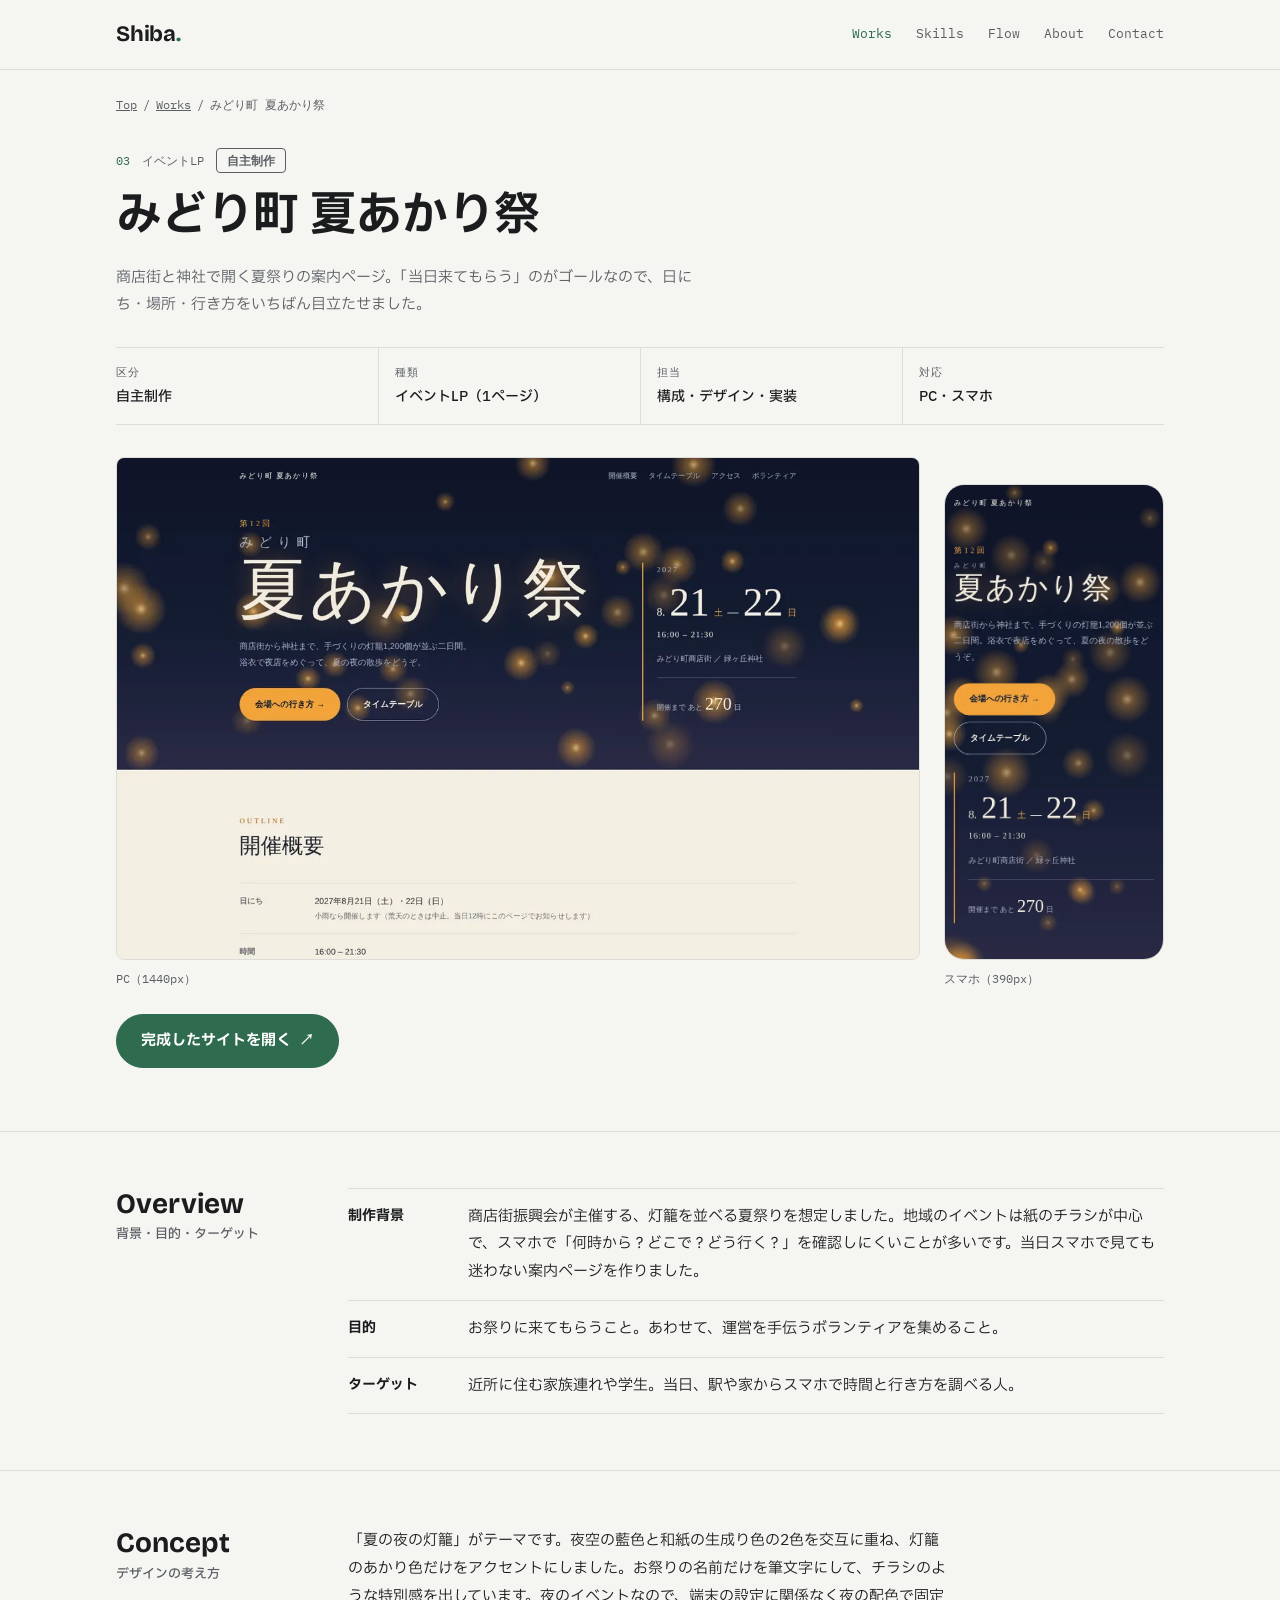
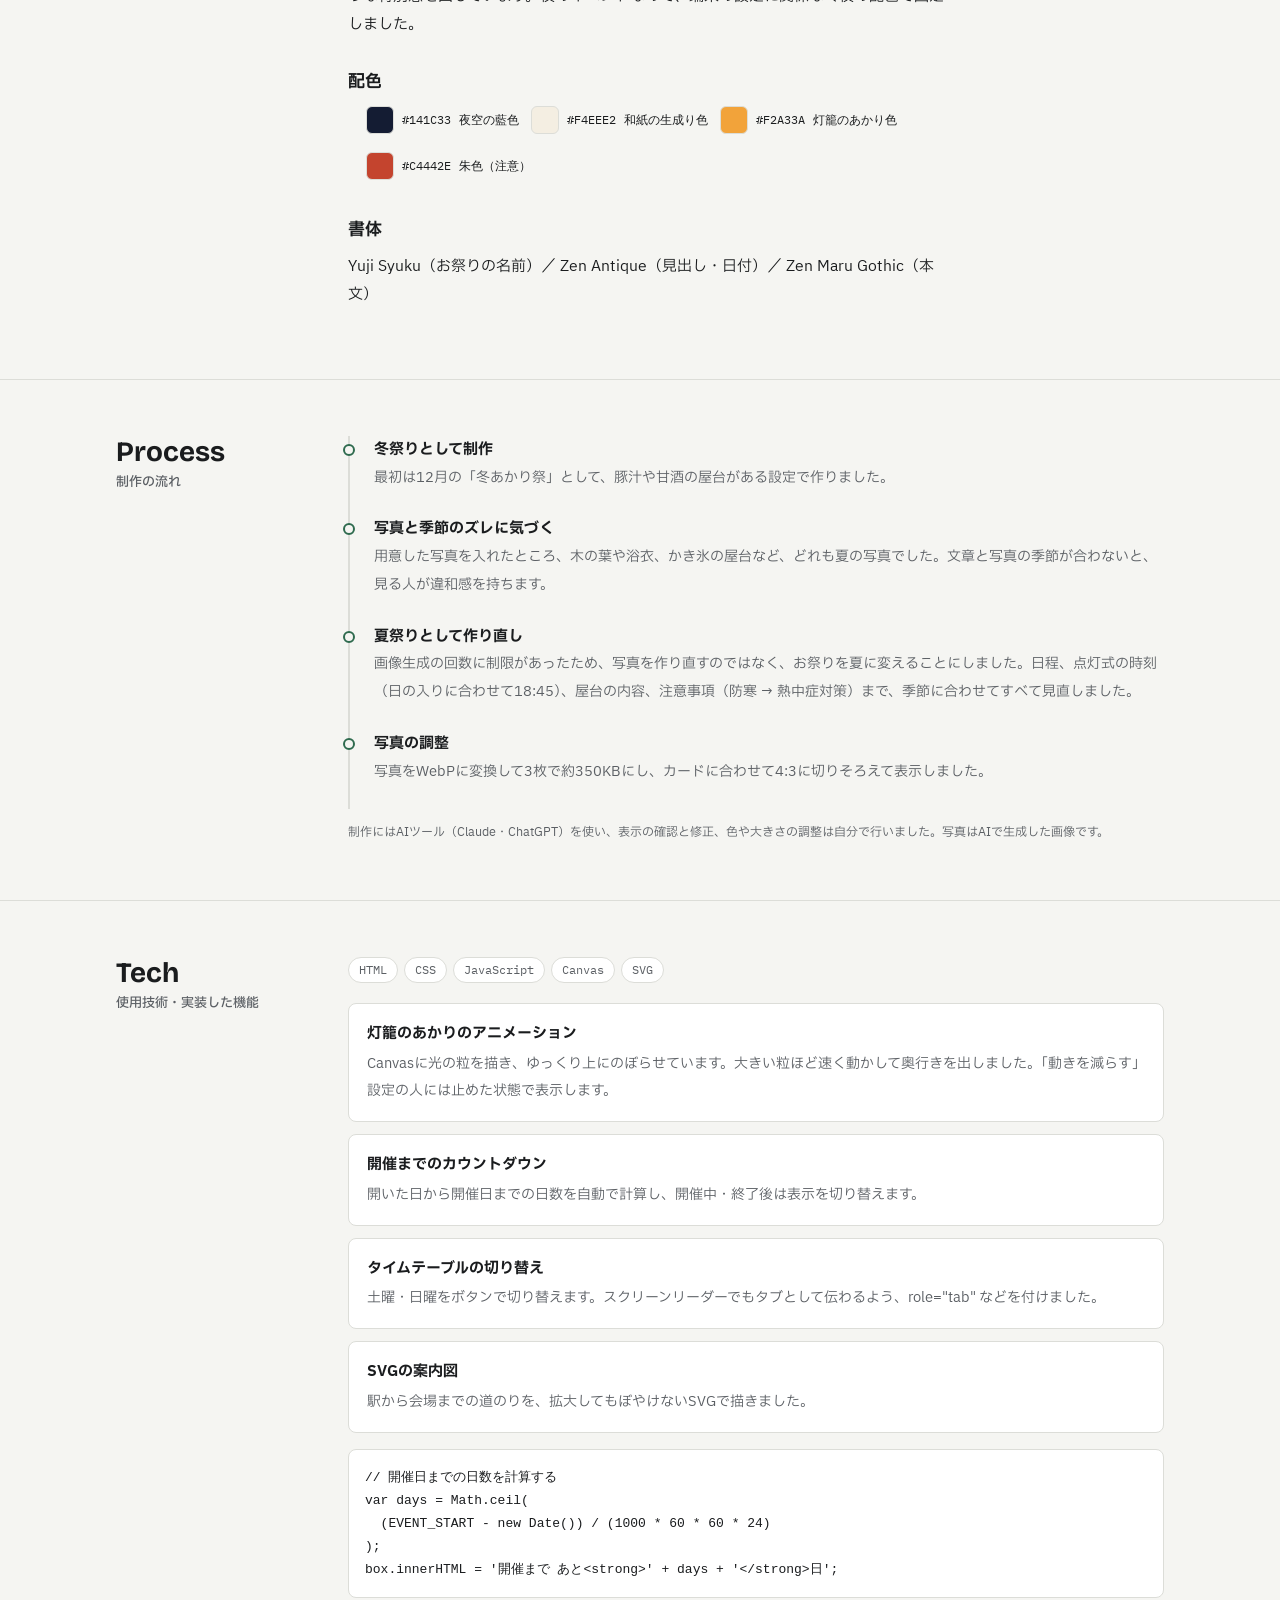
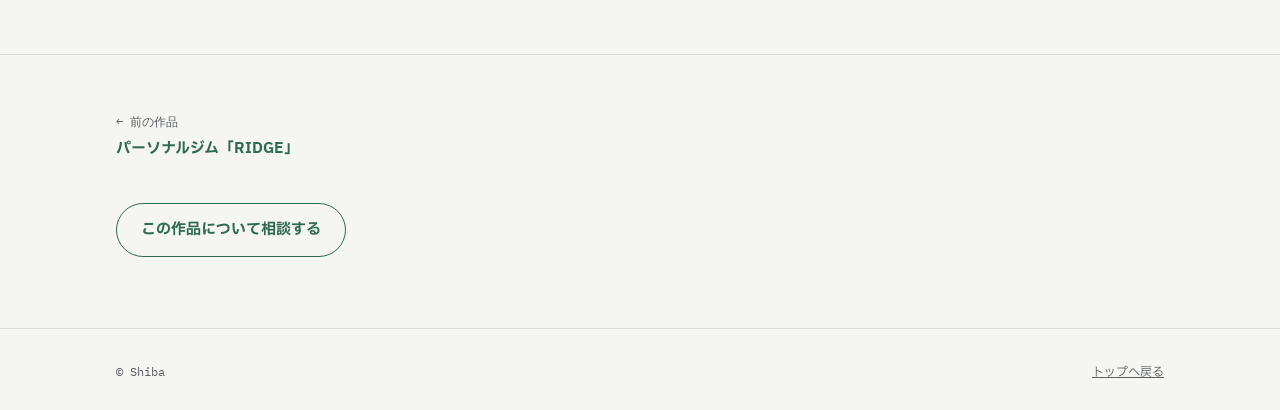
<file: case/natsuakari.html>
<!doctype html>
<html lang="ja">
<head>
<meta charset="utf-8">
<meta name="viewport" content="width=device-width, initial-scale=1, viewport-fit=cover">
<title>みどり町 夏あかり祭｜制作事例｜Shiba Portfolio</title>
<!--
  作品詳細ページ：みどり町 夏あかり祭
  文章を変えたいときは、下の各セクションの <p> や <li> を書きかえる
  ★ 公開したら「https://shiba-portfolio.netlify.app」を自分のURLに置きかえる
-->
<meta name="description" content="夏祭り「みどり町 夏あかり祭」のイベントLPの制作事例。冬祭りから夏祭りへ作り直した経緯や、アニメーション・カウントダウンの実装を紹介します。">
<link rel="canonical" href="https://shiba-portfolio.netlify.app/case/natsuakari.html">
<meta name="theme-color" content="#F5F5F2" media="(prefers-color-scheme: light)">
<meta name="theme-color" content="#141618" media="(prefers-color-scheme: dark)">
<link rel="icon" href="../images/favicon.svg" type="image/svg+xml">
<meta property="og:type" content="article">
<meta property="og:site_name" content="Shiba Portfolio">
<meta property="og:title" content="みどり町 夏あかり祭｜Shiba Portfolio">
<meta property="og:description" content="商店街と神社で開く夏祭りの案内ページ。「当日来てもらう」のがゴールなので、日にち・場所・行き方をいちばん目立たせました。">
<meta property="og:url" content="https://shiba-portfolio.netlify.app/case/natsuakari.html">
<meta property="og:image" content="https://shiba-portfolio.netlify.app/images/shots/natsuakari-pc.webp">
<meta property="og:locale" content="ja_JP">
<meta name="twitter:card" content="summary_large_image">
<link rel="preconnect" href="https://fonts.googleapis.com">
<link rel="preconnect" href="https://fonts.gstatic.com" crossorigin>
<link rel="stylesheet" href="https://fonts.googleapis.com/css2?family=Bricolage+Grotesque:opsz,wght@12..96,500;12..96,700&family=IBM+Plex+Mono:wght@400;500&family=IBM+Plex+Sans+JP:wght@400;500;700&display=swap">
<link rel="stylesheet" href="../css/style.css">
</head>
<body>
<a class="skip-link" href="#main">本文へ移動</a>

<header class="header">
  <div class="wrap">
    <a class="logo" href="../index.html" aria-label="Shiba ポートフォリオ トップ">Shiba<span>.</span></a>
    <button class="nav-toggle" type="button" aria-expanded="false" aria-controls="site-nav" aria-label="メニューを開く">
      <span class="nav-toggle-bars" aria-hidden="true"></span>Menu
    </button>
    <nav class="nav" id="site-nav" aria-label="メインメニュー">
      <ul>
        <li><a href="../index.html#works" aria-current="page">Works</a></li>
        <li><a href="../index.html#skills">Skills</a></li>
        <li><a href="../index.html#flow">Flow</a></li>
        <li><a href="../index.html#about">About</a></li>
        <li><a href="../index.html#contact">Contact</a></li>
      </ul>
    </nav>
  </div>
</header>

<main id="main">
  <div class="wrap">
    <nav class="breadcrumb" aria-label="現在の場所">
      <ol>
        <li><a href="../index.html">Top</a></li>
        <li><a href="../index.html#works">Works</a></li>
        <li aria-current="page">みどり町 夏あかり祭</li>
      </ol>
    </nav>
  </div>

  <div class="wrap case-hero">
    <p class="work-meta"><span class="num">03</span><span>イベントLP</span><span class="kind kind-self">自主制作</span></p>
    <h1>みどり町 夏あかり祭</h1>
    <p class="lead">商店街と神社で開く夏祭りの案内ページ。「当日来てもらう」のがゴールなので、日にち・場所・行き方をいちばん目立たせました。</p>
    <dl class="case-facts"><div><dt>区分</dt><dd>自主制作</dd></div><div><dt>種類</dt><dd>イベントLP（1ページ）</dd></div><div><dt>担当</dt><dd>構成・デザイン・実装</dd></div><div><dt>対応</dt><dd>PC・スマホ</dd></div></dl>
    <div class="screens">
      <figure class="screen-pc">
        <img src="../images/shots/natsuakari-pc.webp" alt="夏あかり祭のLPをPCで表示した画面" width="1200" height="750" decoding="async">
        <figcaption>PC（1440px）</figcaption>
      </figure>
      <figure class="screen-sp">
        <img src="../images/shots/natsuakari-sp.webp" alt="夏あかり祭のLPをスマホで表示した画面" width="520" height="1125" decoding="async">
        <figcaption>スマホ（390px）</figcaption>
      </figure>
    </div>
    <p style="margin-top:24px"><a class="btn btn-primary" href="../works/natsuakari/index.html" target="_blank" rel="noopener">完成したサイトを開く<span class="sr-only">（新しいタブで開きます）</span> ↗</a></p>
  </div>

  <section aria-labelledby="overview-title">
    <div class="wrap sec">
      <div><h2 class="sec-title" id="overview-title">Overview<small>背景・目的・ターゲット</small></h2></div>
      <dl class="def-list">
        <dt>制作背景</dt><dd>商店街振興会が主催する、灯籠を並べる夏祭りを想定しました。地域のイベントは紙のチラシが中心で、スマホで「何時から？どこで？どう行く？」を確認しにくいことが多いです。当日スマホで見ても迷わない案内ページを作りました。</dd>
        <dt>目的</dt><dd>お祭りに来てもらうこと。あわせて、運営を手伝うボランティアを集めること。</dd>
        <dt>ターゲット</dt><dd>近所に住む家族連れや学生。当日、駅や家からスマホで時間と行き方を調べる人。</dd>
      </dl>
    </div>
  </section>

  <section aria-labelledby="concept-title">
    <div class="wrap sec">
      <div><h2 class="sec-title" id="concept-title">Concept<small>デザインの考え方</small></h2></div>
      <div class="prose">
        <p>「夏の夜の灯籠」がテーマです。夜空の藍色と和紙の生成り色の2色を交互に重ね、灯籠のあかり色だけをアクセントにしました。お祭りの名前だけを筆文字にして、チラシのような特別感を出しています。夜のイベントなので、端末の設定に関係なく夜の配色で固定しました。</p>
        <h3>配色</h3>
        <ul class="palette"><li><span class="swatch" style="background:#141C33"></span>#141C33<span class="sr-only">：</span> 夜空の藍色</li><li><span class="swatch" style="background:#F4EEE2"></span>#F4EEE2<span class="sr-only">：</span> 和紙の生成り色</li><li><span class="swatch" style="background:#F2A33A"></span>#F2A33A<span class="sr-only">：</span> 灯籠のあかり色</li><li><span class="swatch" style="background:#C4442E"></span>#C4442E<span class="sr-only">：</span> 朱色（注意）</li></ul>
        <h3>書体</h3>
        <p>Yuji Syuku（お祭りの名前）／ Zen Antique（見出し・日付）／ Zen Maru Gothic（本文）</p>
      </div>
    </div>
  </section>

  <section aria-labelledby="process-title">
    <div class="wrap sec">
      <div><h2 class="sec-title" id="process-title">Process<small>制作の流れ</small></h2></div>
      <div>
        <ol class="process"><li><strong>冬祭りとして制作</strong><span>最初は12月の「冬あかり祭」として、豚汁や甘酒の屋台がある設定で作りました。</span></li><li><strong>写真と季節のズレに気づく</strong><span>用意した写真を入れたところ、木の葉や浴衣、かき氷の屋台など、どれも夏の写真でした。文章と写真の季節が合わないと、見る人が違和感を持ちます。</span></li><li><strong>夏祭りとして作り直し</strong><span>画像生成の回数に制限があったため、写真を作り直すのではなく、お祭りを夏に変えることにしました。日程、点灯式の時刻（日の入りに合わせて18:45）、屋台の内容、注意事項（防寒 → 熱中症対策）まで、季節に合わせてすべて見直しました。</span></li><li><strong>写真の調整</strong><span>写真をWebPに変換して3枚で約350KBにし、カードに合わせて4:3に切りそろえて表示しました。</span></li></ol>
        <p class="small-note">制作にはAIツール（Claude・ChatGPT）を使い、表示の確認と修正、色や大きさの調整は自分で行いました。写真はAIで生成した画像です。</p>
      </div>
    </div>
  </section>

  <section aria-labelledby="tech-title">
    <div class="wrap sec">
      <div><h2 class="sec-title" id="tech-title">Tech<small>使用技術・実装した機能</small></h2></div>
      <div>
        <ul class="tag-list" aria-label="使用技術" style="margin-bottom:20px"><li class="tag">HTML</li><li class="tag">CSS</li><li class="tag">JavaScript</li><li class="tag">Canvas</li><li class="tag">SVG</li></ul>
        <ul class="features"><li><strong>灯籠のあかりのアニメーション</strong><span>Canvasに光の粒を描き、ゆっくり上にのぼらせています。大きい粒ほど速く動かして奥行きを出しました。「動きを減らす」設定の人には止めた状態で表示します。</span></li><li><strong>開催までのカウントダウン</strong><span>開いた日から開催日までの日数を自動で計算し、開催中・終了後は表示を切り替えます。</span></li><li><strong>タイムテーブルの切り替え</strong><span>土曜・日曜をボタンで切り替えます。スクリーンリーダーでもタブとして伝わるよう、role="tab" などを付けました。</span></li><li><strong>SVGの案内図</strong><span>駅から会場までの道のりを、拡大してもぼやけないSVGで描きました。</span></li></ul>
        <pre class="code" tabindex="0" aria-label="コードの例"><code>// 開催日までの日数を計算する
var days = Math.ceil(
  (EVENT_START - new Date()) / (1000 * 60 * 60 * 24)
);
box.innerHTML = &#x27;開催まで あと&lt;strong&gt;&#x27; + days + &#x27;&lt;/strong&gt;日&#x27;;</code></pre>
      </div>
    </div>
  </section>

  <section aria-label="ほかの作品">
    <div class="wrap">
      <div class="case-nav"><a href="ridge.html"><small>← 前の作品</small><strong>パーソナルジム「RIDGE」</strong></a></div>
      <p style="margin-top:40px"><a class="btn btn-ghost" href="../index.html#contact">この作品について相談する</a></p>
    </div>
  </section>
</main>

<footer class="footer">
  <div class="wrap">
    <span class="footer-mono">© Shiba</span>
    <a href="../index.html">トップへ戻る</a>
  </div>
</footer>

<script src="../js/config.js"></script>
<script src="../js/main.js"></script>
</body>
</html>
</file>
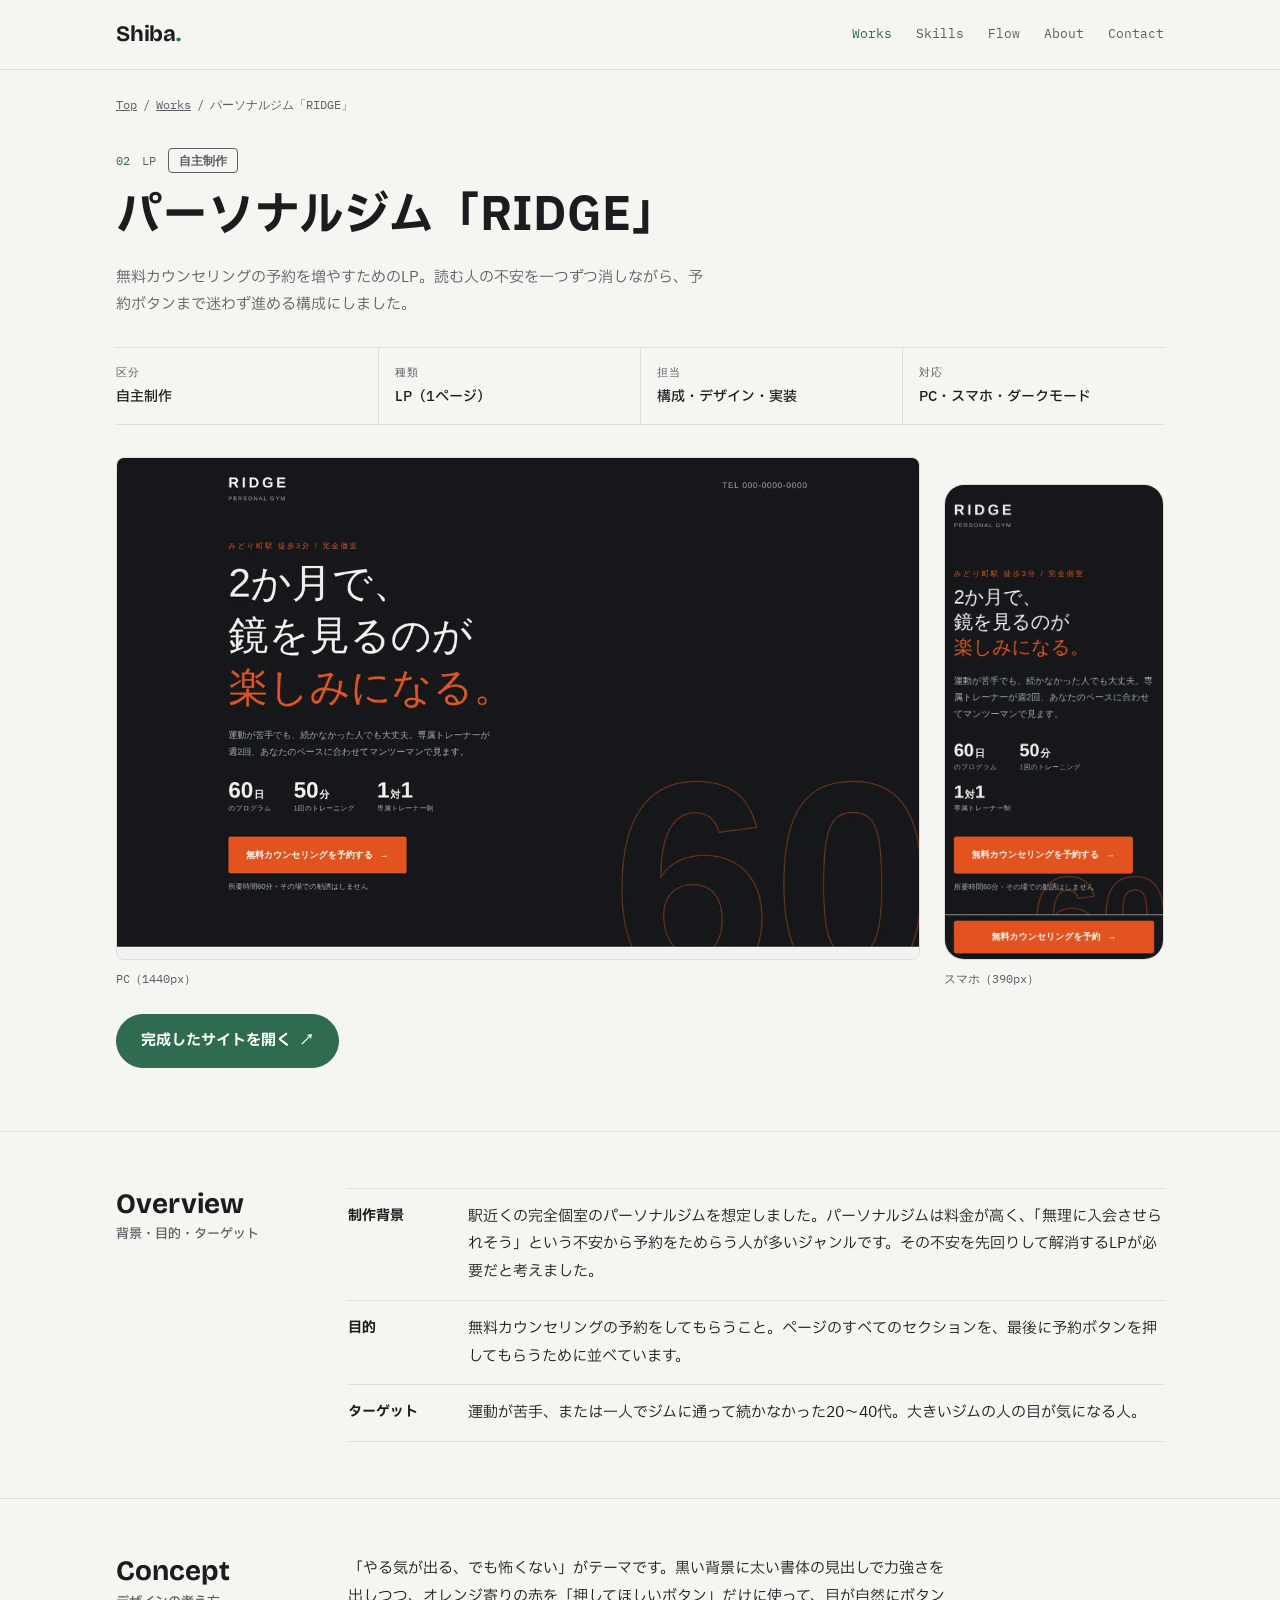
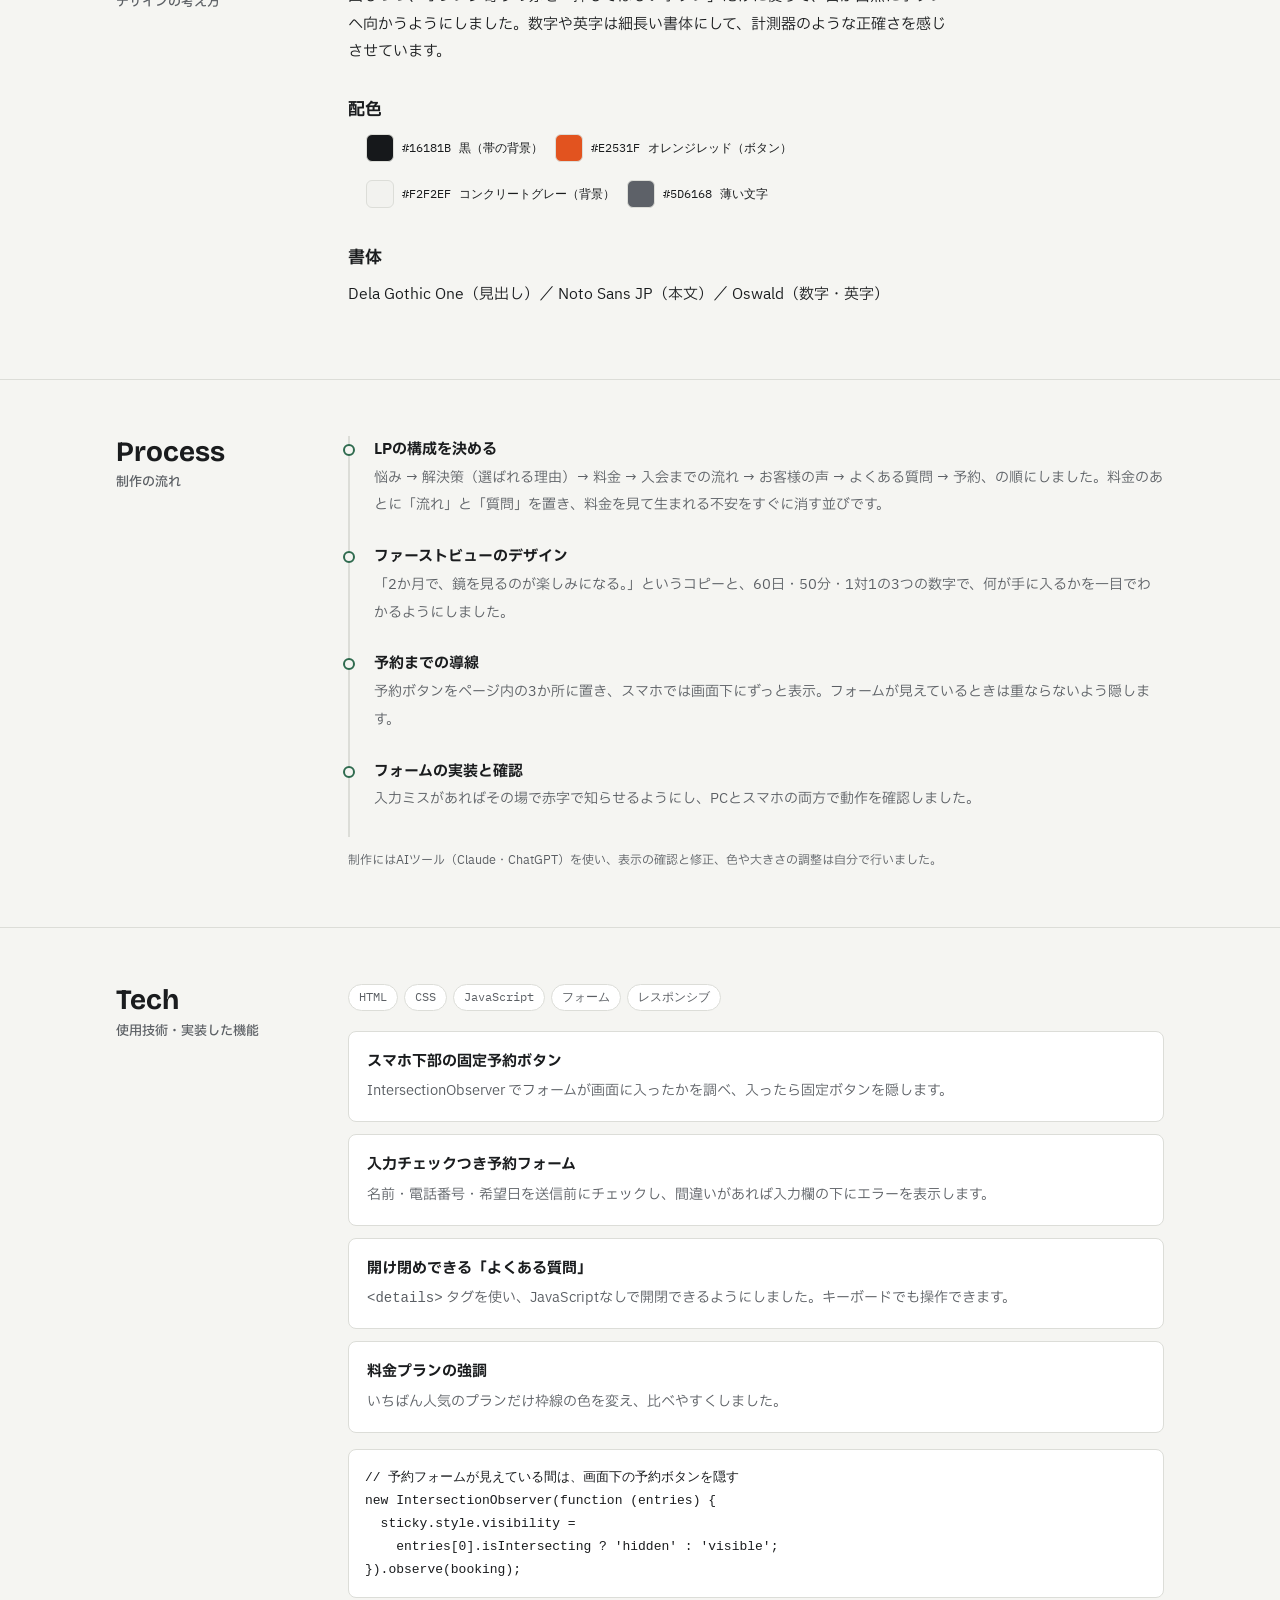
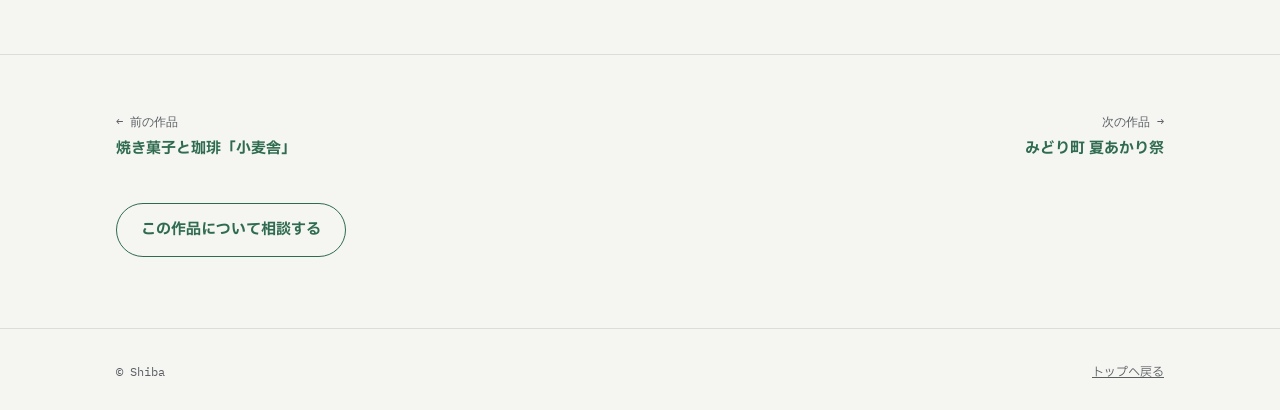
<file: case/ridge.html>
<!doctype html>
<html lang="ja">
<head>
<meta charset="utf-8">
<meta name="viewport" content="width=device-width, initial-scale=1, viewport-fit=cover">
<title>パーソナルジム「RIDGE」｜制作事例｜Shiba Portfolio</title>
<!--
  作品詳細ページ：パーソナルジム「RIDGE」
  文章を変えたいときは、下の各セクションの <p> や <li> を書きかえる
  ★ 公開したら「https://shiba-portfolio.netlify.app」を自分のURLに置きかえる
-->
<meta name="description" content="パーソナルジム「RIDGE」の予約LPの制作事例。構成の考え方、デザイン、予約フォームなどの実装を紹介します。">
<link rel="canonical" href="https://shiba-portfolio.netlify.app/case/ridge.html">
<meta name="theme-color" content="#F5F5F2" media="(prefers-color-scheme: light)">
<meta name="theme-color" content="#141618" media="(prefers-color-scheme: dark)">
<link rel="icon" href="../images/favicon.svg" type="image/svg+xml">
<meta property="og:type" content="article">
<meta property="og:site_name" content="Shiba Portfolio">
<meta property="og:title" content="パーソナルジム「RIDGE」｜Shiba Portfolio">
<meta property="og:description" content="無料カウンセリングの予約を増やすためのLP。読む人の不安を一つずつ消しながら、予約ボタンまで迷わず進める構成にしました。">
<meta property="og:url" content="https://shiba-portfolio.netlify.app/case/ridge.html">
<meta property="og:image" content="https://shiba-portfolio.netlify.app/images/shots/ridge-pc.webp">
<meta property="og:locale" content="ja_JP">
<meta name="twitter:card" content="summary_large_image">
<link rel="preconnect" href="https://fonts.googleapis.com">
<link rel="preconnect" href="https://fonts.gstatic.com" crossorigin>
<link rel="stylesheet" href="https://fonts.googleapis.com/css2?family=Bricolage+Grotesque:opsz,wght@12..96,500;12..96,700&family=IBM+Plex+Mono:wght@400;500&family=IBM+Plex+Sans+JP:wght@400;500;700&display=swap">
<link rel="stylesheet" href="../css/style.css">
</head>
<body>
<a class="skip-link" href="#main">本文へ移動</a>

<header class="header">
  <div class="wrap">
    <a class="logo" href="../index.html" aria-label="Shiba ポートフォリオ トップ">Shiba<span>.</span></a>
    <button class="nav-toggle" type="button" aria-expanded="false" aria-controls="site-nav" aria-label="メニューを開く">
      <span class="nav-toggle-bars" aria-hidden="true"></span>Menu
    </button>
    <nav class="nav" id="site-nav" aria-label="メインメニュー">
      <ul>
        <li><a href="../index.html#works" aria-current="page">Works</a></li>
        <li><a href="../index.html#skills">Skills</a></li>
        <li><a href="../index.html#flow">Flow</a></li>
        <li><a href="../index.html#about">About</a></li>
        <li><a href="../index.html#contact">Contact</a></li>
      </ul>
    </nav>
  </div>
</header>

<main id="main">
  <div class="wrap">
    <nav class="breadcrumb" aria-label="現在の場所">
      <ol>
        <li><a href="../index.html">Top</a></li>
        <li><a href="../index.html#works">Works</a></li>
        <li aria-current="page">パーソナルジム「RIDGE」</li>
      </ol>
    </nav>
  </div>

  <div class="wrap case-hero">
    <p class="work-meta"><span class="num">02</span><span>LP</span><span class="kind kind-self">自主制作</span></p>
    <h1>パーソナルジム「RIDGE」</h1>
    <p class="lead">無料カウンセリングの予約を増やすためのLP。読む人の不安を一つずつ消しながら、予約ボタンまで迷わず進める構成にしました。</p>
    <dl class="case-facts"><div><dt>区分</dt><dd>自主制作</dd></div><div><dt>種類</dt><dd>LP（1ページ）</dd></div><div><dt>担当</dt><dd>構成・デザイン・実装</dd></div><div><dt>対応</dt><dd>PC・スマホ・ダークモード</dd></div></dl>
    <div class="screens">
      <figure class="screen-pc">
        <img src="../images/shots/ridge-pc.webp" alt="RIDGEのLPをPCで表示した画面" width="1200" height="750" decoding="async">
        <figcaption>PC（1440px）</figcaption>
      </figure>
      <figure class="screen-sp">
        <img src="../images/shots/ridge-sp.webp" alt="RIDGEのLPをスマホで表示した画面" width="520" height="1125" decoding="async">
        <figcaption>スマホ（390px）</figcaption>
      </figure>
    </div>
    <p style="margin-top:24px"><a class="btn btn-primary" href="../works/ridge/index.html" target="_blank" rel="noopener">完成したサイトを開く<span class="sr-only">（新しいタブで開きます）</span> ↗</a></p>
  </div>

  <section aria-labelledby="overview-title">
    <div class="wrap sec">
      <div><h2 class="sec-title" id="overview-title">Overview<small>背景・目的・ターゲット</small></h2></div>
      <dl class="def-list">
        <dt>制作背景</dt><dd>駅近くの完全個室のパーソナルジムを想定しました。パーソナルジムは料金が高く、「無理に入会させられそう」という不安から予約をためらう人が多いジャンルです。その不安を先回りして解消するLPが必要だと考えました。</dd>
        <dt>目的</dt><dd>無料カウンセリングの予約をしてもらうこと。ページのすべてのセクションを、最後に予約ボタンを押してもらうために並べています。</dd>
        <dt>ターゲット</dt><dd>運動が苦手、または一人でジムに通って続かなかった20〜40代。大きいジムの人の目が気になる人。</dd>
      </dl>
    </div>
  </section>

  <section aria-labelledby="concept-title">
    <div class="wrap sec">
      <div><h2 class="sec-title" id="concept-title">Concept<small>デザインの考え方</small></h2></div>
      <div class="prose">
        <p>「やる気が出る、でも怖くない」がテーマです。黒い背景に太い書体の見出しで力強さを出しつつ、オレンジ寄りの赤を「押してほしいボタン」だけに使って、目が自然にボタンへ向かうようにしました。数字や英字は細長い書体にして、計測器のような正確さを感じさせています。</p>
        <h3>配色</h3>
        <ul class="palette"><li><span class="swatch" style="background:#16181B"></span>#16181B<span class="sr-only">：</span> 黒（帯の背景）</li><li><span class="swatch" style="background:#E2531F"></span>#E2531F<span class="sr-only">：</span> オレンジレッド（ボタン）</li><li><span class="swatch" style="background:#F2F2EF"></span>#F2F2EF<span class="sr-only">：</span> コンクリートグレー（背景）</li><li><span class="swatch" style="background:#5D6168"></span>#5D6168<span class="sr-only">：</span> 薄い文字</li></ul>
        <h3>書体</h3>
        <p>Dela Gothic One（見出し）／ Noto Sans JP（本文）／ Oswald（数字・英字）</p>
      </div>
    </div>
  </section>

  <section aria-labelledby="process-title">
    <div class="wrap sec">
      <div><h2 class="sec-title" id="process-title">Process<small>制作の流れ</small></h2></div>
      <div>
        <ol class="process"><li><strong>LPの構成を決める</strong><span>悩み → 解決策（選ばれる理由）→ 料金 → 入会までの流れ → お客様の声 → よくある質問 → 予約、の順にしました。料金のあとに「流れ」と「質問」を置き、料金を見て生まれる不安をすぐに消す並びです。</span></li><li><strong>ファーストビューのデザイン</strong><span>「2か月で、鏡を見るのが楽しみになる。」というコピーと、60日・50分・1対1の3つの数字で、何が手に入るかを一目でわかるようにしました。</span></li><li><strong>予約までの導線</strong><span>予約ボタンをページ内の3か所に置き、スマホでは画面下にずっと表示。フォームが見えているときは重ならないよう隠します。</span></li><li><strong>フォームの実装と確認</strong><span>入力ミスがあればその場で赤字で知らせるようにし、PCとスマホの両方で動作を確認しました。</span></li></ol>
        <p class="small-note">制作にはAIツール（Claude・ChatGPT）を使い、表示の確認と修正、色や大きさの調整は自分で行いました。</p>
      </div>
    </div>
  </section>

  <section aria-labelledby="tech-title">
    <div class="wrap sec">
      <div><h2 class="sec-title" id="tech-title">Tech<small>使用技術・実装した機能</small></h2></div>
      <div>
        <ul class="tag-list" aria-label="使用技術" style="margin-bottom:20px"><li class="tag">HTML</li><li class="tag">CSS</li><li class="tag">JavaScript</li><li class="tag">フォーム</li><li class="tag">レスポンシブ</li></ul>
        <ul class="features"><li><strong>スマホ下部の固定予約ボタン</strong><span>IntersectionObserver でフォームが画面に入ったかを調べ、入ったら固定ボタンを隠します。</span></li><li><strong>入力チェックつき予約フォーム</strong><span>名前・電話番号・希望日を送信前にチェックし、間違いがあれば入力欄の下にエラーを表示します。</span></li><li><strong>開け閉めできる「よくある質問」</strong><span><code>&lt;details&gt;</code> タグを使い、JavaScriptなしで開閉できるようにしました。キーボードでも操作できます。</span></li><li><strong>料金プランの強調</strong><span>いちばん人気のプランだけ枠線の色を変え、比べやすくしました。</span></li></ul>
        <pre class="code" tabindex="0" aria-label="コードの例"><code>// 予約フォームが見えている間は、画面下の予約ボタンを隠す
new IntersectionObserver(function (entries) {
  sticky.style.visibility =
    entries[0].isIntersecting ? &#x27;hidden&#x27; : &#x27;visible&#x27;;
}).observe(booking);</code></pre>
      </div>
    </div>
  </section>

  <section aria-label="ほかの作品">
    <div class="wrap">
      <div class="case-nav"><a href="komugisha.html"><small>← 前の作品</small><strong>焼き菓子と珈琲「小麦舎」</strong></a><a href="natsuakari.html" style="text-align:right"><small>次の作品 →</small><strong>みどり町 夏あかり祭</strong></a></div>
      <p style="margin-top:40px"><a class="btn btn-ghost" href="../index.html#contact">この作品について相談する</a></p>
    </div>
  </section>
</main>

<footer class="footer">
  <div class="wrap">
    <span class="footer-mono">© Shiba</span>
    <a href="../index.html">トップへ戻る</a>
  </div>
</footer>

<script src="../js/config.js"></script>
<script src="../js/main.js"></script>
</body>
</html>
</file>
<file: css/style.css>
/*
  ===========================================
  Shiba Portfolio 共通スタイル（トップ・作品詳細ページで共通）
  -------------------------------------------
  レイアウト方針：作品が主役。左に小さな見出し、右に中身の2列で、
  資料のように淡々と並べる。英字はBricolage Grotesque、
  タグや番号はIBM Plex Monoで「作れる人」の雰囲気を出す
  -------------------------------------------
  色を変えたい → 下の :root の --accent など
  ===========================================
*/
:root {
  /* --- 色（ライトモード） --- */
  --bg: #F5F5F2;          /* 背景：ほんの少し温かい白 */
  --surface: #FFFFFF;
  --ink: #1A1C1E;
  --muted: #5B5F64;
  --line: #DCDDD8;
  --accent: #2F6B4F;      /* アクセント：落ち着いた深緑 */
  --accent-ink: #FFFFFF;  /* 深緑の上の文字 */
  --accent-soft: #E3EDE7;
  --learning: #8A5A12;    /* 習得状況「学習中」 */
  --learning-soft: #F6EBD8;
  --danger: #B3261E;      /* フォームのエラー */

  /* --- 文字 --- */
  --font-display: "Bricolage Grotesque", "Helvetica Neue", Arial, sans-serif;
  --font-body: "IBM Plex Sans JP", "Hiragino Sans", "Yu Gothic", sans-serif;
  --font-mono: "IBM Plex Mono", ui-monospace, "Consolas", monospace;
}
@media (prefers-color-scheme: dark) {
  :root:not([data-theme="light"]) {
    --bg: #141618; --surface: #1D2023; --ink: #ECEDEA; --muted: #A2A7AC;
    --line: #2E3236; --accent: #7CC0A0; --accent-ink: #10231A; --accent-soft: #1F3329;
    --learning: #E2B26A; --learning-soft: #33291A; --danger: #F2B8B5;
    color-scheme: dark;
  }
}
:root[data-theme="dark"] {
  --bg: #141618; --surface: #1D2023; --ink: #ECEDEA; --muted: #A2A7AC;
  --line: #2E3236; --accent: #7CC0A0; --accent-ink: #10231A; --accent-soft: #1F3329;
  --learning: #E2B26A; --learning-soft: #33291A; --danger: #F2B8B5;
  color-scheme: dark;
}

/* ---------- 基本 ---------- */
*, *::before, *::after { box-sizing: border-box; }
html { scroll-padding-top: 80px; }
body {
  margin: 0;
  background: var(--bg);
  color: var(--ink);
  font-family: var(--font-body);
  font-size: 15px;
  line-height: 1.85;
  -webkit-text-size-adjust: 100%;
}
img { max-width: 100%; }
[hidden] { display: none !important; }
a { color: inherit; }
:focus-visible { outline: 2px solid var(--accent); outline-offset: 3px; }
h1, h2, h3 { text-wrap: balance; }
.nobr { white-space: nowrap; }
.mono { font-family: var(--font-mono); }
.sr-only {
  position: absolute; width: 1px; height: 1px; padding: 0; margin: -1px;
  overflow: hidden; clip: rect(0 0 0 0); white-space: nowrap; border: 0;
}

/* キーボードで操作する人向け：Tabキーで最初に出る「本文へ移動」 */
.skip-link {
  position: absolute;
  left: max(16px, env(safe-area-inset-left, 0px));
  top: -100px;
  z-index: 100;
  background: var(--accent);
  color: var(--accent-ink);
  padding: 8px 16px;
  border-radius: 4px;
  font-weight: 700;
  text-decoration: none;
}
.skip-link:focus { top: calc(8px + env(safe-area-inset-top, 0px)); }

.wrap {
  max-width: 1080px;
  margin: 0 auto;
  padding-left: max(16px, env(safe-area-inset-left, 0px));
  padding-right: max(16px, env(safe-area-inset-right, 0px));
}

/* ---------- ヘッダー ---------- */
.header {
  position: sticky;
  top: env(safe-area-inset-top, 0px);
  z-index: 50;
  background: var(--bg);
  border-bottom: 1px solid var(--line);
}
body::before {
  content: "";
  position: fixed;
  inset: 0 0 auto;
  height: env(safe-area-inset-top, 0px);
  z-index: 60;
  background: var(--bg);
}
.header .wrap {
  display: flex;
  justify-content: space-between;
  align-items: center;
  gap: 16px;
  padding-block: 14px;
}
.logo {
  font-family: var(--font-display);
  font-weight: 700;
  font-size: 22px;
  text-decoration: none;
  letter-spacing: -0.01em;
}
.logo span { color: var(--accent); }
.nav ul { display: flex; gap: 24px; list-style: none; margin: 0; padding: 0; font-family: var(--font-mono); font-size: 13px; }
.nav a { text-decoration: none; color: var(--muted); padding-block: 6px; display: inline-block; }
.nav a:hover, .nav a[aria-current="page"] { color: var(--accent); }

/* スマホ用メニューボタン（広い画面では隠す） */
.nav-toggle {
  display: none;
  font: inherit;
  font-family: var(--font-mono);
  font-size: 13px;
  align-items: center;
  gap: 10px;
  background: transparent;
  color: var(--ink);
  border: 1px solid var(--line);
  border-radius: 999px;
  padding: 8px 14px;
  min-height: 44px;
  cursor: pointer;
}
.nav-toggle-bars { position: relative; width: 16px; height: 10px; }
.nav-toggle-bars::before, .nav-toggle-bars::after {
  content: ""; position: absolute; left: 0; right: 0; height: 2px; background: currentColor; transition: transform .2s, top .2s;
}
.nav-toggle-bars::before { top: 0; }
.nav-toggle-bars::after { top: 8px; }
.nav-toggle[aria-expanded="true"] .nav-toggle-bars::before { top: 4px; transform: rotate(45deg); }
.nav-toggle[aria-expanded="true"] .nav-toggle-bars::after { top: 4px; transform: rotate(-45deg); }

@media (max-width: 760px) {
  .nav-toggle { display: inline-flex; }
  .nav {
    display: none;
    position: absolute;
    top: 100%;
    left: 0;
    right: 0;
    background: var(--bg);
    border-bottom: 1px solid var(--line);
    padding: 8px max(16px, env(safe-area-inset-right, 0px)) 20px max(16px, env(safe-area-inset-left, 0px));
  }
  .nav-open .nav { display: block; }
  .nav ul { flex-direction: column; gap: 0; font-size: 15px; }
  .nav li { border-bottom: 1px solid var(--line); }
  .nav a { display: block; padding-block: 14px; color: var(--ink); }
}

/* ---------- タグ・バッジ ---------- */
.tag {
  font-family: var(--font-mono);
  font-size: 12px;
  border: 1px solid var(--line);
  background: var(--surface);
  padding: 2px 10px;
  border-radius: 999px;
  color: var(--muted);
  white-space: nowrap;
  display: inline-block;
  line-height: 1.7;
}
.tag-list { display: flex; flex-wrap: wrap; gap: 6px; list-style: none; padding: 0; margin: 0; }

/* 作品の区分：自主制作 / 実案件 */
.kind {
  font-size: 12px;
  font-weight: 700;
  padding: 1px 10px;
  border-radius: 4px;
  white-space: nowrap;
  line-height: 1.8;
  display: inline-block;
}
.kind-self { border: 1px solid var(--muted); color: var(--muted); }
.kind-client { background: var(--accent); color: var(--accent-ink); }

/* ---------- セクション共通：左に見出し、右に中身 ---------- */
section { padding-block: 56px; border-top: 1px solid var(--line); }
.sec { display: grid; grid-template-columns: 200px 1fr; gap: 32px; }
.sec > * { min-width: 0; }
.sec-title {
  font-family: var(--font-display);
  font-size: 28px;
  font-weight: 700;
  margin: 0;
  line-height: 1.2;
  position: sticky;
  top: calc(84px + env(safe-area-inset-top, 0px));
}
.sec-title small {
  display: block;
  font-family: var(--font-body);
  font-size: 13px;
  font-weight: 500;
  color: var(--muted);
  margin-top: 6px;
}
.sec-lead { margin: 0 0 28px; color: var(--muted); max-width: 40em; }

/* ---------- ボタン ---------- */
.btn {
  display: inline-flex;
  align-items: center;
  justify-content: center;
  gap: 8px;
  font: inherit;
  font-weight: 700;
  font-size: 15px;
  padding: 12px 24px;
  min-height: 48px;
  border-radius: 999px;
  text-decoration: none;
  cursor: pointer;
  border: 1px solid var(--accent);
  transition: background .2s, color .2s;
}
.btn-primary { background: var(--accent); color: var(--accent-ink); }
.btn-primary:hover { background: transparent; color: var(--accent); }
.btn-ghost { background: transparent; color: var(--accent); }
.btn-ghost:hover { background: var(--accent-soft); }
.btn:disabled { opacity: .6; cursor: wait; }
.text-link {
  font-weight: 700;
  font-size: 14px;
  color: var(--accent);
  text-decoration: none;
  border-bottom: 1px solid currentColor;
  padding-bottom: 2px;
}
.text-link:hover { border-bottom-width: 2px; }

/* ---------- ファーストビュー（トップ） ---------- */
.hero { padding-block: 72px 56px; }
.hero-kicker { font-family: var(--font-mono); font-size: 13px; color: var(--accent); margin: 0 0 16px; }
.hero h1 {
  font-size: clamp(32px, 6vw, 60px);
  line-height: 1.3;
  font-weight: 700;
  margin: 0 0 24px;
  letter-spacing: -0.01em;
}
.hero-lead { max-width: 36em; color: var(--muted); margin: 0 0 32px; }
/* 対応領域：Design → Develop の流れ */
.areas {
  list-style: none;
  padding: 0;
  margin: 0 0 32px;
  display: grid;
  grid-template-columns: repeat(4, 1fr);
  border-top: 1px solid var(--line);
  border-bottom: 1px solid var(--line);
}
.areas li { padding: 16px 16px 16px 0; min-width: 0; }
.areas li + li { padding-left: 16px; border-left: 1px solid var(--line); }
.areas strong { display: block; font-family: var(--font-display); font-size: 18px; line-height: 1.3; }
.areas span { font-size: 13px; color: var(--muted); }
.hero-actions { display: flex; flex-wrap: wrap; gap: 12px; }

/* ---------- 作品一覧 ---------- */
.works-legend { display: flex; flex-wrap: wrap; gap: 8px 20px; align-items: center; margin: 0 0 28px; font-size: 13px; color: var(--muted); }
.works { display: grid; gap: 48px; }
.work { display: grid; grid-template-columns: 1.15fr 1fr; gap: 28px; align-items: start; }
.work > * { min-width: 0; }
.work-thumb {
  display: block;
  border-radius: 8px;
  overflow: hidden;
  border: 1px solid var(--line);
  background: var(--surface);
}
.work-thumb img {
  display: block;
  width: 100%;
  height: auto;
  aspect-ratio: 16 / 10;
  object-fit: cover;
  object-position: top;
  transition: transform .5s cubic-bezier(.2,.7,.2,1);
}
.work-thumb:hover img { transform: scale(1.03); }
.work-meta { font-family: var(--font-mono); font-size: 12px; color: var(--muted); margin: 0 0 8px; display: flex; flex-wrap: wrap; gap: 8px 12px; align-items: center; }
.work-meta .num { color: var(--accent); }
.work h3 { font-size: 22px; margin: 0 0 10px; line-height: 1.4; }
.work-desc { margin: 0 0 16px; }
.work .tag-list { margin: 0 0 20px; }
.work-links { display: flex; flex-wrap: wrap; gap: 12px 24px; }
.works-note { font-size: 13px; color: var(--muted); margin: 32px 0 0; }

/* ---------- スキル ---------- */
.skill-legend { display: flex; flex-wrap: wrap; gap: 8px 20px; margin: 0 0 24px; padding: 0; list-style: none; font-size: 13px; color: var(--muted); }
.skill-legend li { display: inline-flex; align-items: center; gap: 8px; }
.skill-groups { display: grid; grid-template-columns: repeat(2, 1fr); gap: 16px; }
.skill-group {
  background: var(--surface);
  border: 1px solid var(--line);
  border-radius: 8px;
  padding: 20px 22px;
  min-width: 0;
}
.skill-group h3 { font-family: var(--font-display); font-size: 18px; margin: 0 0 4px; }
.skill-group > p { margin: 0 0 12px; font-size: 13px; color: var(--muted); }
.skill-list { list-style: none; margin: 0; padding: 0; }
.skill-list li {
  display: flex;
  justify-content: space-between;
  align-items: baseline;
  gap: 12px;
  padding-block: 8px;
  border-top: 1px solid var(--line);
  font-size: 14px;
}
.skill-list li > span:first-child { min-width: 0; }
/* 習得状況のバッジ */
.lv {
  font-size: 11px;
  font-weight: 700;
  padding: 0 8px;
  border-radius: 4px;
  white-space: nowrap;
  line-height: 1.9;
  flex-shrink: 0;
}
.lv-used { background: var(--accent-soft); color: var(--accent); }
.lv-learning { background: var(--learning-soft); color: var(--learning); }
.lv-not { border: 1px dashed var(--muted); color: var(--muted); }
.lv-not-name { color: var(--muted); }
.skill-note { font-size: 13px; color: var(--muted); margin: 20px 0 0; }

/* ---------- 依頼の流れ ---------- */
.flow { list-style: none; padding: 0; margin: 0; counter-reset: step; border-top: 1px solid var(--line); }
.flow li {
  counter-increment: step;
  display: grid;
  grid-template-columns: 3em 1fr;
  gap: 12px;
  padding-block: 16px;
  border-bottom: 1px solid var(--line);
}
.flow li::before { content: counter(step, decimal-leading-zero); font-family: var(--font-mono); color: var(--accent); font-size: 14px; padding-top: 2px; }
.flow strong { display: block; }
.flow span { font-size: 14px; color: var(--muted); }

/* ---------- 自己紹介 ---------- */
.about p { margin: 0 0 14px; max-width: 38em; }

/* ---------- お問い合わせ ---------- */
.contact-grid { display: grid; grid-template-columns: 1.4fr 1fr; gap: 32px; align-items: start; }
.contact-grid > * { min-width: 0; }
.form { display: grid; gap: 18px; }
.field { display: grid; gap: 6px; }
.field > label, .field legend { font-size: 14px; font-weight: 700; }
.req { font-size: 11px; font-weight: 700; color: var(--accent); margin-left: 8px; }
.opt { font-size: 11px; color: var(--muted); margin-left: 8px; font-weight: 500; }
.field input[type="text"], .field input[type="email"], .field select, .field textarea {
  font: inherit;
  font-size: 16px; /* 16px未満だとiPhoneで勝手に拡大される */
  width: 100%;
  padding: 12px 14px;
  border: 1px solid var(--line);
  border-radius: 6px;
  background: var(--surface);
  color: var(--ink);
}
.field textarea { min-height: 160px; resize: vertical; line-height: 1.7; }
.field input:focus, .field select:focus, .field textarea:focus { outline: 2px solid var(--accent); outline-offset: 0; border-color: transparent; }
.field [aria-invalid="true"] { border-color: var(--danger); }
.field-hint { font-size: 12px; color: var(--muted); margin: 0; }
.field-error { font-size: 13px; color: var(--danger); margin: 0; min-height: 0; }
.field-error:empty { display: none; }
.check { display: flex; gap: 10px; align-items: flex-start; font-size: 14px; }
.check input { width: 20px; height: 20px; margin: 2px 0 0; accent-color: var(--accent); flex-shrink: 0; }
.honeypot { display: none; }
.form-result { border-radius: 8px; padding: 16px 18px; font-size: 14px; }
.form-result strong { display: block; margin-bottom: 4px; }
.form-result.is-ok { background: var(--accent-soft); }
.form-result.is-info { background: var(--learning-soft); }
.form-result.is-error { border: 1px solid var(--danger); }

.contact-side { display: grid; gap: 24px; }
.contact-box { background: var(--accent-soft); border-radius: 12px; padding: 22px; }
.contact-box h3, .links-box h3 { font-size: 14px; margin: 0 0 8px; }
.mail { font-family: var(--font-mono); font-size: 16px; font-weight: 500; word-break: break-all; user-select: all; display: block; margin-bottom: 12px; }
.copy-btn {
  font: inherit;
  font-size: 13px;
  font-weight: 700;
  cursor: pointer;
  border: 1px solid var(--accent);
  background: var(--surface);
  color: var(--accent);
  border-radius: 999px;
  padding: 8px 16px;
  min-height: 40px;
}
.copy-btn:hover { background: var(--accent); color: var(--accent-ink); }
.small-note { font-size: 12px; color: var(--muted); margin: 12px 0 0; }
.links { list-style: none; margin: 0; padding: 0; border-top: 1px solid var(--line); }
.links li { border-bottom: 1px solid var(--line); }
.links a { display: flex; justify-content: space-between; padding-block: 12px; text-decoration: none; font-family: var(--font-mono); font-size: 14px; }
.links a:hover { color: var(--accent); }

/* ---------- フッター ---------- */
.footer { border-top: 1px solid var(--line); padding-block: 32px; font-size: 12px; color: var(--muted); }
.footer .wrap { display: flex; justify-content: space-between; flex-wrap: wrap; gap: 8px 24px; }
.footer a { color: var(--muted); }
.footer-mono { font-family: var(--font-mono); }

/* ---------- 作品詳細ページ ---------- */
.breadcrumb { font-family: var(--font-mono); font-size: 12px; color: var(--muted); padding-top: 24px; }
.breadcrumb ol { list-style: none; display: flex; flex-wrap: wrap; gap: 6px; margin: 0; padding: 0; }
.breadcrumb li + li::before { content: "/"; margin-right: 6px; }
.breadcrumb a { color: var(--muted); }
.case-hero { padding-block: 32px 48px; }
.case-hero h1 { font-size: clamp(28px, 5vw, 46px); line-height: 1.35; margin: 12px 0 16px; }
.case-hero .lead { max-width: 40em; color: var(--muted); margin: 0 0 28px; }
.case-facts {
  display: grid;
  grid-template-columns: repeat(4, 1fr);
  margin: 0 0 32px;
  border-top: 1px solid var(--line);
  border-bottom: 1px solid var(--line);
}
.case-facts > div { padding: 14px 16px 14px 0; min-width: 0; }
.case-facts > div + div { padding-left: 16px; border-left: 1px solid var(--line); }
.case-facts dt { font-family: var(--font-mono); font-size: 11px; color: var(--muted); letter-spacing: .05em; }
.case-facts dd { margin: 2px 0 0; font-size: 14px; font-weight: 500; }

/* PCとスマホの完成画面 */
.screens { display: grid; grid-template-columns: 1fr 220px; gap: 24px; align-items: end; }
.screens figure { margin: 0; min-width: 0; }
.screens img {
  display: block;
  width: 100%;
  height: auto;
  border: 1px solid var(--line);
  background: var(--surface);
}
.screen-pc img { border-radius: 8px; aspect-ratio: 16 / 10; }
.screen-sp img { border-radius: 20px; aspect-ratio: 520 / 1125; }
.screens figcaption { font-family: var(--font-mono); font-size: 12px; color: var(--muted); margin-top: 8px; }

.prose { max-width: 40em; }
.prose p { margin: 0 0 14px; }
.prose h3 { font-size: 17px; margin: 28px 0 8px; }
.prose h3:first-child { margin-top: 0; }
.prose ul { margin: 0 0 14px; padding-left: 1.2em; }
.prose li { margin-bottom: 6px; }

.def-list { display: grid; grid-template-columns: 8em 1fr; margin: 0; border-top: 1px solid var(--line); }
.def-list dt, .def-list dd { margin: 0; padding-block: 14px; border-bottom: 1px solid var(--line); }
.def-list dt { font-weight: 700; font-size: 14px; }
.def-list dd { min-width: 0; }

.palette { display: flex; flex-wrap: wrap; gap: 12px; list-style: none; padding: 0; margin: 0 0 20px; }
.palette li { display: flex; align-items: center; gap: 8px; font-family: var(--font-mono); font-size: 12px; }
.swatch { width: 28px; height: 28px; border-radius: 6px; border: 1px solid var(--line); flex-shrink: 0; }

.process { list-style: none; margin: 0; padding: 0; border-left: 2px solid var(--line); }
.process li { position: relative; padding: 0 0 24px 24px; }
.process li::before {
  content: "";
  position: absolute;
  left: -7px;
  top: 8px;
  width: 12px;
  height: 12px;
  border-radius: 50%;
  background: var(--bg);
  border: 2px solid var(--accent);
}
.process strong { display: block; }
.process span { color: var(--muted); font-size: 14px; }

.features { list-style: none; margin: 0; padding: 0; display: grid; gap: 12px; }
.features li { background: var(--surface); border: 1px solid var(--line); border-radius: 8px; padding: 16px 18px; }
.features strong { display: block; margin-bottom: 2px; }
.features span { font-size: 14px; color: var(--muted); }
pre.code {
  background: var(--surface);
  border: 1px solid var(--line);
  border-radius: 8px;
  padding: 16px;
  overflow-x: auto;
  font-family: var(--font-mono);
  font-size: 13px;
  line-height: 1.7;
  margin: 16px 0 0;
}
.case-nav { display: flex; justify-content: space-between; flex-wrap: wrap; gap: 16px; }
.case-nav a { text-decoration: none; display: grid; gap: 2px; }
.case-nav small { font-family: var(--font-mono); font-size: 12px; color: var(--muted); }
.case-nav strong { color: var(--accent); }

/* ---------- タブレット・スマホ ---------- */
@media (max-width: 860px) {
  .sec { grid-template-columns: 1fr; gap: 20px; }
  .sec-title { position: static; }
  .work { grid-template-columns: 1fr; gap: 18px; }
  .contact-grid { grid-template-columns: 1fr; }
  .areas { grid-template-columns: repeat(2, 1fr); }
  .areas li:nth-child(3) { padding-left: 0; border-left: 0; }
  .areas li:nth-child(n+3) { border-top: 1px solid var(--line); }
  .case-facts { grid-template-columns: repeat(2, 1fr); }
  .case-facts > div:nth-child(3) { padding-left: 0; border-left: 0; }
  .case-facts > div:nth-child(n+3) { border-top: 1px solid var(--line); }
}
@media (max-width: 600px) {
  .hero { padding-block: 44px 40px; }
  .skill-groups { grid-template-columns: 1fr; }
  .screens { grid-template-columns: 1fr; }
  .screen-sp { max-width: 240px; margin: 0 auto !important; }
  .def-list { grid-template-columns: 1fr; }
  .def-list dt { border-bottom: 0; padding-bottom: 0; }
  .def-list dd { padding-top: 4px; }
  .hero-actions .btn { flex: 1 1 auto; }
}

@media (prefers-reduced-motion: reduce) {
  .work-thumb img, .btn, .nav-toggle-bars::before, .nav-toggle-bars::after { transition: none; }
  html { scroll-behavior: auto; }
}
</file>
